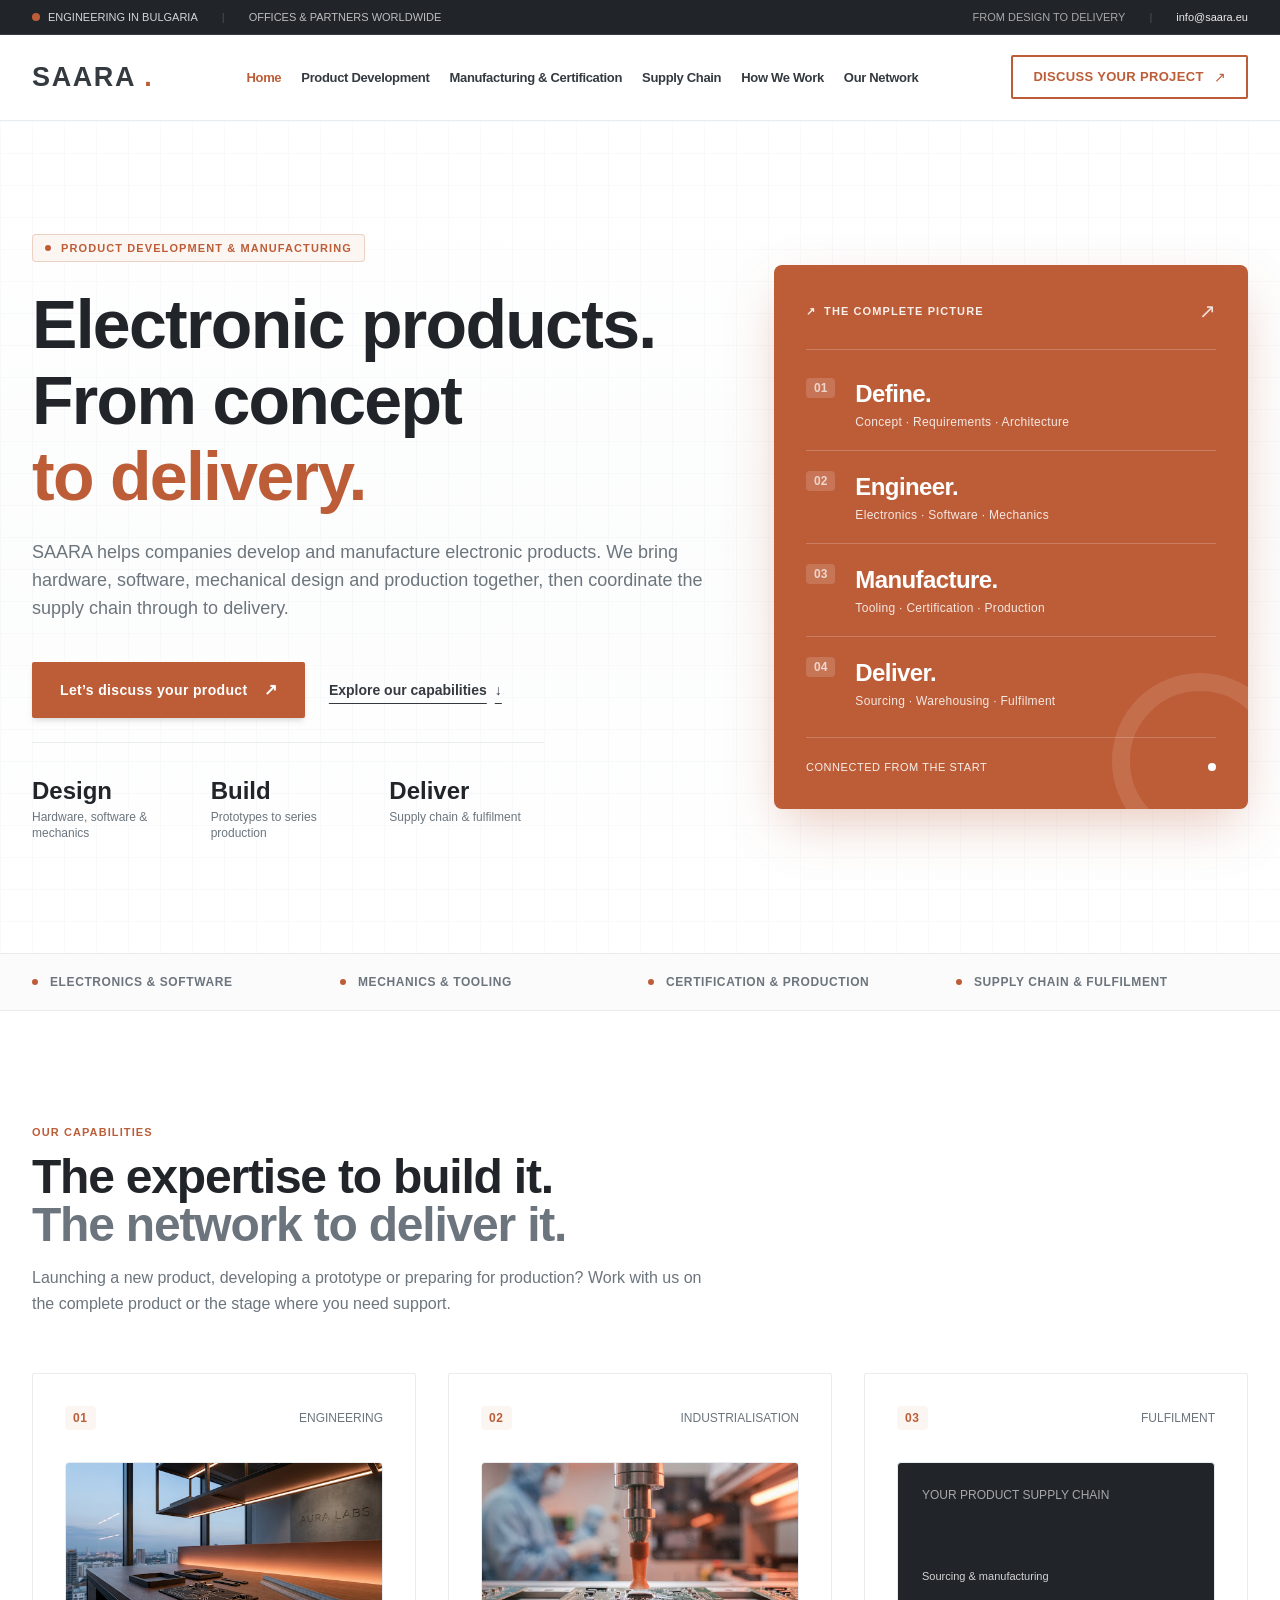
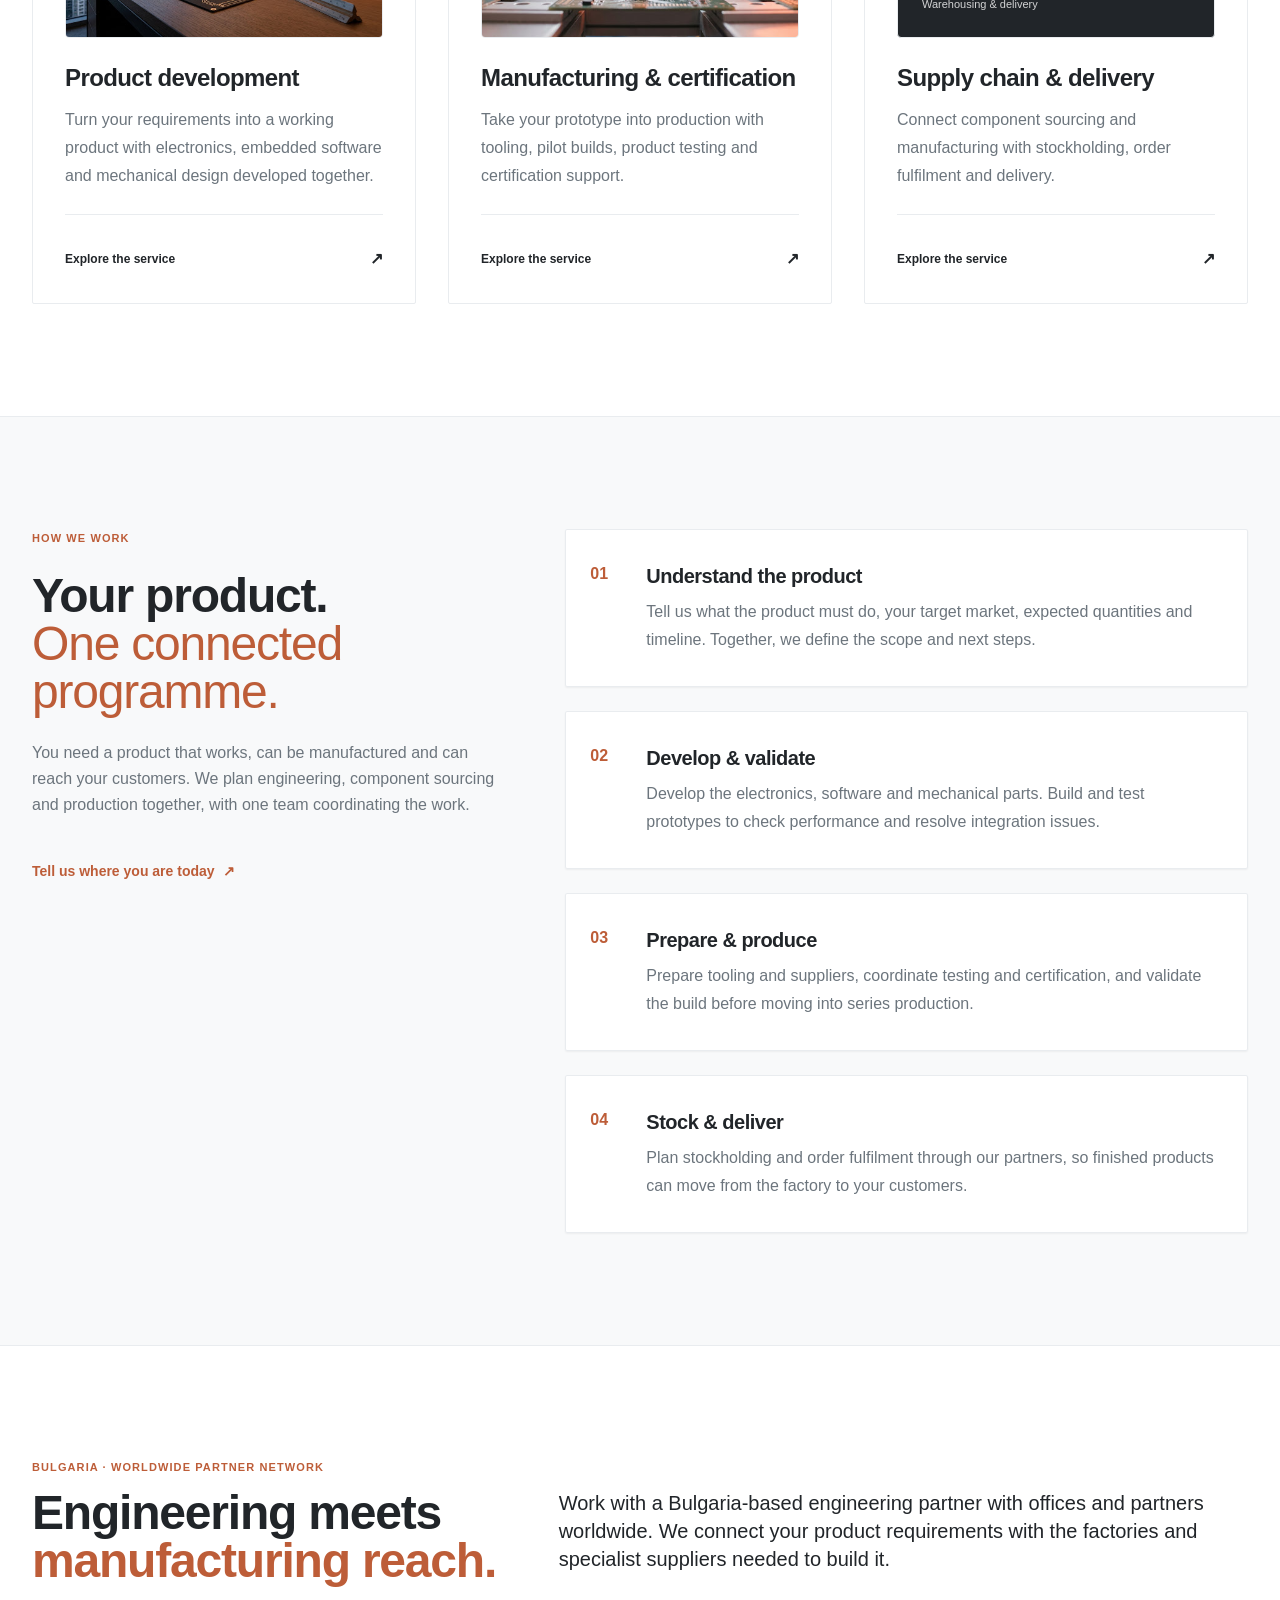
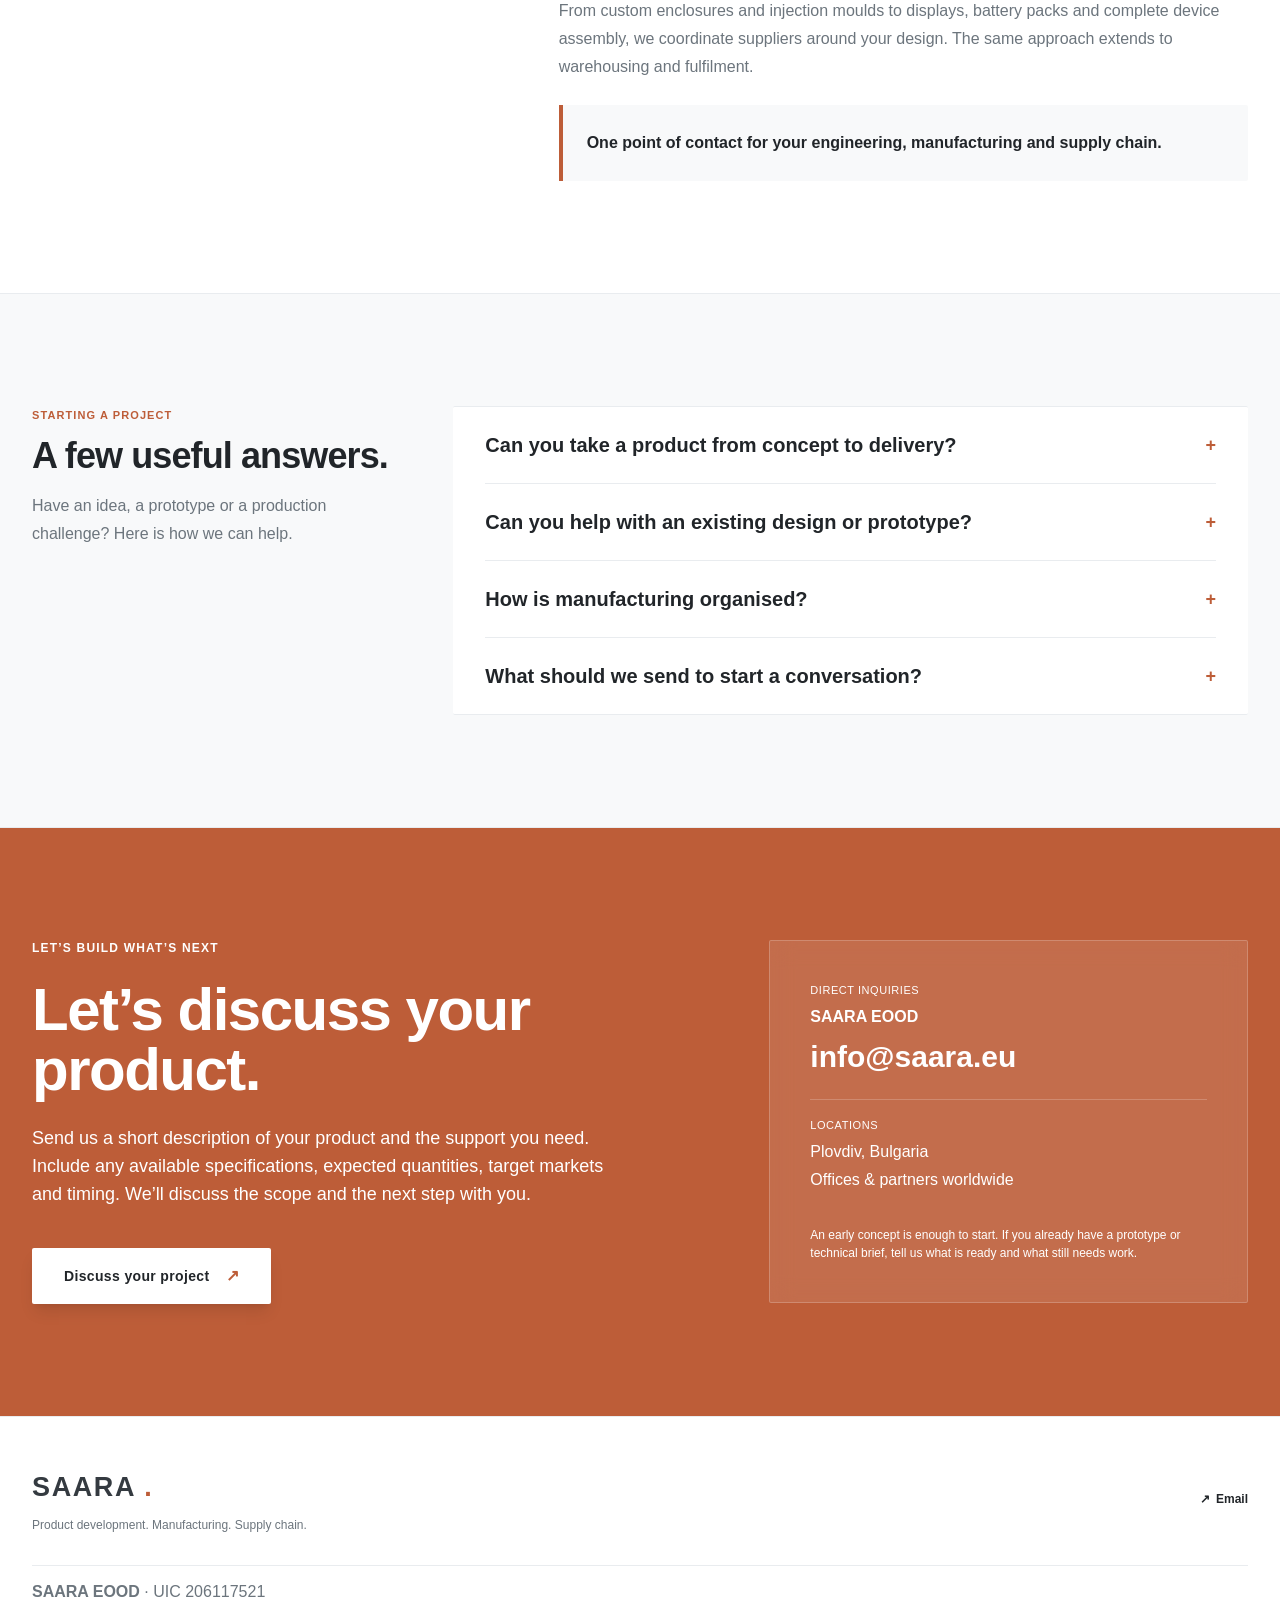
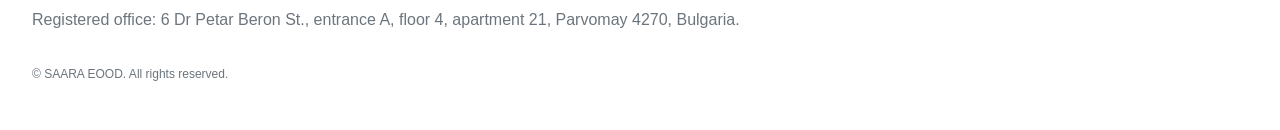
<file: index.html>
<!DOCTYPE html>
<html lang="en">
 <head>
  <meta charset="utf-8"/>
  <meta content="width=device-width, initial-scale=1" name="viewport"/>
  <meta content="#bd5d38" name="theme-color"/>
  <title>
   Electronic Product Development &amp; Manufacturing | SAARA
  </title>
  <!-- Tailwind CDN & Google Fonts -->
  <link href="/css/site.css" rel="stylesheet"/>
  <link href="/assets/img/favicon.png" rel="icon"/>
  <meta content="Develop and manufacture your electronic product with SAARA. Hardware, software, mechanics, certification support and supply chain, from concept to delivery." name="description"/>
  <meta content="Electronic Product Development &amp; Manufacturing | SAARA" property="og:title"/>
  <meta content="Develop and manufacture your electronic product with SAARA. Hardware, software, mechanics, certification support and supply chain, from concept to delivery." property="og:description"/>
  <meta content="https://saara.eu/" property="og:url"/>
  <meta content="website" property="og:type"/>
  <link href="https://saara.eu/" rel="canonical"/>
  <script type="application/ld+json">
   {"@context": "https://schema.org", "@type": "Organization", "name": "SAARA", "legalName": "SAARA EOOD", "url": "https://saara.eu/", "email": "info@saara.eu", "alternateName": "SAARA Ltd", "identifier": "206117521", "address": {"@type": "PostalAddress", "streetAddress": "6 Dr Petar Beron St., entrance A, floor 4, apartment 21", "addressLocality": "Parvomay", "postalCode": "4270", "addressCountry": "BG"}}
  </script>
 </head>
 <body class="min-h-screen flex flex-col selection:bg-terracotta selection:text-white">
  <a class="skip-link" href="#home-main">
   Skip to content
  </a>
  <!-- TOP STATUS / META TICKER -->
  <aside class="bg-ink-dark text-gray-300 text-[11px] font-sans py-2 px-5 sm:px-8 border-b border-white/10 hidden xl:block">
   <div class="max-w-7xl mx-auto flex items-center justify-between">
    <div class="flex items-center gap-6">
     <span class="inline-flex items-center gap-2">
      <span class="w-2 h-2 rounded-full bg-terracotta">
      </span>
      <span>
       ENGINEERING IN BULGARIA
      </span>
     </span>
     <span class="text-white/20">
      |
     </span>
     <span class="text-white/70">
      OFFICES &amp; PARTNERS WORLDWIDE
     </span>
    </div>
    <div class="flex items-center gap-6 text-white/60">
     <span class="hover:text-white transition-colors">
      FROM DESIGN TO DELIVERY
     </span>
     <span class="text-white/20">
      |
     </span>
     <a class="hover:text-terracotta text-white/90 font-medium transition-colors" href="mailto:info@saara.eu">
      info@saara.eu
     </a>
    </div>
   </div>
  </aside>
  <!-- GLOBAL PERSISTENT HEADER -->
  <header class="sticky top-0 z-50 glass-header">
   <div class="max-w-7xl mx-auto px-5 sm:px-8 py-4 flex items-center justify-between gap-6">
    <!-- BRAND LOGO -->
    <a aria-label="SAARA home" class="group flex items-center gap-3 focus:outline-none focus-visible:ring-2 focus-visible:ring-terracotta rounded-sm py-1" href="/">
     <span class="wordmark">
      SAARA
      <span>
       .
      </span>
     </span>
    </a>
    <!-- MAIN NAVIGATION -->
    <nav aria-label="Main navigation" class="hidden xl:flex items-center gap-5 text-[13px] font-semibold text-ink tracking-tight">
     <a aria-current="page" class="nav-item hover:text-terracotta transition-colors py-1 text-terracotta" href="/">
      Home
     </a>
     <a class="nav-item hover:text-terracotta transition-colors py-1" href="/product-development/">
      Product Development
     </a>
     <a class="nav-item hover:text-terracotta transition-colors py-1" href="/manufacturing/">
      Manufacturing &amp; Certification
     </a>
     <a class="nav-item hover:text-terracotta transition-colors py-1" href="/supply-chain/">
      Supply Chain
     </a>
     <a class="nav-item hover:text-terracotta transition-colors py-1" href="/#home-process">
      How We Work
     </a>
     <a class="nav-item hover:text-terracotta transition-colors py-1" href="/#home-network">
      Our Network
     </a>
    </nav>
    <!-- CTA -->
    <div class="flex items-center gap-3">
     <a class="inline-flex items-center gap-2.5 px-4 sm:px-5 py-2.5 bg-transparent border-2 border-terracotta text-terracotta hover:bg-terracotta hover:text-white text-xs sm:text-[13px] font-bold tracking-wide uppercase transition-all duration-200 rounded-sm" href="/#home-Contacts">
      <span>
       Discuss your project
      </span>
      <span aria-hidden="true" class="text-sm font-normal">
       ↗
      </span>
     </a>
     <!-- Mobile menu toggle -->
     <button aria-controls="mobile-menu" aria-expanded="false" aria-label="Toggle menu" class="xl:hidden p-2 text-ink hover:text-terracotta focus:outline-none" id="mobile-menu-btn">
      ☰
     </button>
    </div>
   </div>
   <!-- MOBILE DROPDOWN -->
   <div class="hidden xl:hidden border-t border-borderline bg-white px-6 py-5 shadow-xl space-y-3 text-sm font-semibold" id="mobile-menu">
    <a class="block py-2 text-ink hover:text-terracotta" href="/">
     Home
    </a>
    <a class="block py-2 text-ink hover:text-terracotta" href="/product-development/">
     Product Development
    </a>
    <a class="block py-2 text-ink hover:text-terracotta" href="/manufacturing/">
     Manufacturing &amp; Certification
    </a>
    <a class="block py-2 text-ink hover:text-terracotta" href="/supply-chain/">
     Supply Chain &amp; Delivery
    </a>
    <a class="block py-2 text-ink hover:text-terracotta" href="/#home-process">
     How We Work
    </a>
    <a class="block py-2 text-ink hover:text-terracotta" href="/#home-network">
     Our Network
    </a>
    <div class="pt-2">
     <a class="block text-center py-2.5 bg-terracotta text-white rounded font-bold uppercase text-xs" href="/#home-Contacts">
      Discuss Your Project ↗
     </a>
    </div>
   </div>
  </header>
  <!-- ========================================== -->
  <!-- PAGE 1: HOME -->
  <!-- ========================================== -->
  <div class="designer-page" id="home">
   <main id="home-main">
    <!-- HERO SECTION -->
    <section class="relative overflow-hidden border-b border-borderline bg-gradient-to-b from-white via-surfacebg/40 to-white">
     <div class="absolute inset-0 grid-pattern opacity-40 pointer-events-none">
     </div>
     <div class="max-w-7xl mx-auto px-5 sm:px-8 py-16 sm:py-24 lg:py-28 relative">
      <div class="grid grid-cols-1 lg:grid-cols-12 gap-12 lg:gap-14 items-center">
       <!-- Left Copy -->
       <div class="lg:col-span-7 space-y-6">
        <div class="inline-flex items-center gap-2.5 px-3 py-1 bg-terracotta-light border border-terracotta-border text-terracotta text-[11px] font-sans font-semibold tracking-widest uppercase rounded">
         <span class="w-1.5 h-1.5 rounded-full bg-terracotta">
         </span>
         PRODUCT DEVELOPMENT &amp; MANUFACTURING
        </div>
        <h1 class="text-4xl sm:text-6xl lg:text-[68px] font-normal tracking-tight text-ink-dark leading-[1.08]">
         Electronic products.
         <br/>
         From concept
         <br/>
         <span class="text-terracotta">
          to delivery.
         </span>
        </h1>
        <p class="text-base sm:text-lg text-bodygrey leading-relaxed max-w-2xl font-normal">
         SAARA helps companies develop and manufacture electronic products. We bring hardware, software, mechanical design and production together, then coordinate the supply chain through to delivery.
        </p>
        <div class="pt-4 flex flex-wrap items-center gap-4 sm:gap-6">
         <a class="inline-flex items-center gap-4 px-7 py-4 bg-terracotta hover:bg-terracotta-hover text-white text-sm font-semibold tracking-wide rounded-sm shadow-md hover:shadow-lg transition-all duration-200" href="/#home-Contacts">
          <span>
           Let’s discuss your product
          </span>
          <span aria-hidden="true" class="text-base">
           ↗
          </span>
         </a>
         <a class="inline-flex items-center gap-2 text-sm font-semibold text-ink hover:text-terracotta py-3 underline underline-offset-8 transition-colors" href="/#home-capabilities">
          <span>
           Explore our capabilities
          </span>
          <span aria-hidden="true">
           ↓
          </span>
         </a>
        </div>
        <!-- Metrics micro-bar -->
        <div class="pt-8 border-t border-borderline grid grid-cols-3 gap-6 max-w-lg">
         <div>
          <div class="text-2xl font-bold font-sans text-ink-dark">
           Design
          </div>
          <div class="text-xs text-bodygrey mt-0.5">
           Hardware, software &amp; mechanics
          </div>
         </div>
         <div>
          <div class="text-2xl font-bold font-sans text-ink-dark">
           Build
          </div>
          <div class="text-xs text-bodygrey mt-0.5">
           Prototypes to series production
          </div>
         </div>
         <div>
          <div class="text-2xl font-bold font-sans text-ink-dark">
           Deliver
          </div>
          <div class="text-xs text-bodygrey mt-0.5">
           Supply chain &amp; fulfilment
          </div>
         </div>
        </div>
       </div>
       <!-- Right Visual: Enhanced Journey Component -->
       <div class="lg:col-span-5">
        <div class="journey bg-terracotta text-white rounded-lg p-7 sm:p-8 journey-glow relative overflow-hidden">
         <!-- Background subtle geometric ornament -->
         <div class="absolute -right-10 -bottom-10 w-44 h-44 rounded-full border-[18px] border-white/10 pointer-events-none">
         </div>
         <div class="flex items-center justify-between pb-6 border-b border-white/20">
          <div class="flex items-center gap-2 font-sans text-[11px] tracking-widest text-white/90 uppercase font-semibold">
           <span aria-hidden="true">
            ↗
           </span>
           <span>
            THE COMPLETE PICTURE
           </span>
          </div>
          <span aria-hidden="true" class="text-xl text-white/80">
           ↗
          </span>
         </div>
         <!-- 4 Steps -->
         <div class="divide-y divide-white/20 my-2">
          <div class="py-5 flex items-start gap-5 group">
           <span class="font-sans text-xs text-white/70 font-bold px-2 py-0.5 bg-white/15 rounded">
            01
           </span>
           <div>
            <h2 class="text-2xl font-sans font-semibold text-white tracking-tight m-0">
             Define.
            </h2>
            <p class="text-xs text-white/85 mt-1 font-medium tracking-wide">
             Concept · Requirements · Architecture
            </p>
           </div>
          </div>
          <div class="py-5 flex items-start gap-5 group">
           <span class="font-sans text-xs text-white/70 font-bold px-2 py-0.5 bg-white/15 rounded">
            02
           </span>
           <div>
            <h2 class="text-2xl font-sans font-semibold text-white tracking-tight m-0">
             Engineer.
            </h2>
            <p class="text-xs text-white/85 mt-1 font-medium tracking-wide">
             Electronics · Software · Mechanics
            </p>
           </div>
          </div>
          <div class="py-5 flex items-start gap-5 group">
           <span class="font-sans text-xs text-white/70 font-bold px-2 py-0.5 bg-white/15 rounded">
            03
           </span>
           <div>
            <h2 class="text-2xl font-sans font-semibold text-white tracking-tight m-0">
             Manufacture.
            </h2>
            <p class="text-xs text-white/85 mt-1 font-medium tracking-wide">
             Tooling · Certification · Production
            </p>
           </div>
          </div>
          <div class="py-5 flex items-start gap-5 group">
           <span class="font-sans text-xs text-white/70 font-bold px-2 py-0.5 bg-white/15 rounded">
            04
           </span>
           <div>
            <h2 class="text-2xl font-sans font-semibold text-white tracking-tight m-0">
             Deliver.
            </h2>
            <p class="text-xs text-white/85 mt-1 font-medium tracking-wide">
             Sourcing · Warehousing · Fulfilment
            </p>
           </div>
          </div>
         </div>
         <div class="pt-5 border-t border-white/20 flex items-center justify-between text-[11px] font-sans tracking-wider text-white/90 uppercase">
          <span>
           CONNECTED FROM THE START
          </span>
          <span aria-hidden="true" class="inline-block w-2 h-2 rounded-full bg-white">
          </span>
         </div>
        </div>
       </div>
      </div>
     </div>
    </section>
    <!-- CAPABILITY STRIP -->
    <section class="border-b border-borderline bg-surfacebg/60 py-5">
     <div class="max-w-7xl mx-auto px-5 sm:px-8">
      <div class="grid grid-cols-2 md:grid-cols-4 gap-4 text-xs font-semibold text-bodygrey uppercase tracking-wider">
       <div class="flex items-center gap-3">
        <span class="w-1.5 h-1.5 rounded-full bg-terracotta">
        </span>
        <span>
         Electronics &amp; software
        </span>
       </div>
       <div class="flex items-center gap-3">
        <span class="w-1.5 h-1.5 rounded-full bg-terracotta">
        </span>
        <span>
         Mechanics &amp; tooling
        </span>
       </div>
       <div class="flex items-center gap-3">
        <span class="w-1.5 h-1.5 rounded-full bg-terracotta">
        </span>
        <span>
         Certification &amp; production
        </span>
       </div>
       <div class="flex items-center gap-3">
        <span class="w-1.5 h-1.5 rounded-full bg-terracotta">
        </span>
        <span>
         Supply chain &amp; fulfilment
        </span>
       </div>
      </div>
     </div>
    </section>
    <!-- CAPABILITIES SECTION (3 SERVICES) -->
    <section class="py-20 sm:py-28 border-b border-borderline bg-white" id="home-capabilities">
     <div class="max-w-7xl mx-auto px-5 sm:px-8">
      <div class="max-w-2xl mb-14">
       <p class="text-terracotta font-sans text-[11px] font-bold uppercase tracking-widest mb-3">
        OUR CAPABILITIES
       </p>
       <h2 class="text-3xl sm:text-5xl font-normal text-ink-dark tracking-tight leading-tight">
        The expertise to build it.
        <br/>
        <span class="text-bodygrey">
         The network to deliver it.
        </span>
       </h2>
       <p class="text-base text-bodygrey mt-4 leading-relaxed">
        Launching a new product, developing a prototype or preparing for production? Work with us on the complete product or the stage where you need support.
       </p>
      </div>
      <!-- 3 Service Cards with real imagery accents -->
      <div class="grid grid-cols-1 md:grid-cols-3 gap-8">
       <!-- Service 1 -->
       <a class="service-card card-hover flex flex-col justify-between border border-borderline rounded-sm bg-white p-8 group" href="/product-development/">
        <div>
         <div class="flex items-center justify-between mb-8">
          <span class="font-sans text-xs font-bold text-terracotta tracking-wider px-2 py-1 bg-terracotta-light rounded">
           01
          </span>
          <span class="text-xs text-bodygrey font-sans group-hover:text-terracotta transition-colors">
           ENGINEERING
          </span>
         </div>
         <!-- Card Image -->
         <div class="h-44 w-full mb-6 rounded overflow-hidden bg-surfacebg border border-borderline relative">
          <img alt="" class="w-full h-full object-cover transition-transform duration-500 group-hover:scale-105" loading="lazy" src="/assets/design/illustration-1.jpg"/>
         </div>
         <h3 class="text-2xl font-sans font-semibold text-ink-dark group-hover:text-terracotta transition-colors mb-3">
          Product development
         </h3>
         <p class="text-sm text-bodygrey leading-relaxed">
          Turn your requirements into a working product with electronics, embedded software and mechanical design developed together.
         </p>
        </div>
        <div class="pt-8 border-t border-borderline flex items-center justify-between text-xs font-bold text-ink-dark group-hover:text-terracotta transition-colors mt-6">
         <span>
          Explore the service
         </span>
         <span aria-hidden="true" class="text-base">
          ↗
         </span>
        </div>
       </a>
       <!-- Service 2 -->
       <a class="service-card card-hover flex flex-col justify-between border border-borderline rounded-sm bg-white p-8 group" href="/manufacturing/">
        <div>
         <div class="flex items-center justify-between mb-8">
          <span class="font-sans text-xs font-bold text-terracotta tracking-wider px-2 py-1 bg-terracotta-light rounded">
           02
          </span>
          <span class="text-xs text-bodygrey font-sans group-hover:text-terracotta transition-colors">
           INDUSTRIALISATION
          </span>
         </div>
         <!-- Card Image -->
         <div class="h-44 w-full mb-6 rounded overflow-hidden bg-surfacebg border border-borderline relative">
          <img alt="" class="w-full h-full object-cover transition-transform duration-500 group-hover:scale-105" loading="lazy" src="/assets/design/illustration-2.jpg"/>
         </div>
         <h3 class="text-2xl font-sans font-semibold text-ink-dark group-hover:text-terracotta transition-colors mb-3">
          Manufacturing &amp; certification
         </h3>
         <p class="text-sm text-bodygrey leading-relaxed">
          Take your prototype into production with tooling, pilot builds, product testing and certification support.
         </p>
        </div>
        <div class="pt-8 border-t border-borderline flex items-center justify-between text-xs font-bold text-ink-dark group-hover:text-terracotta transition-colors mt-6">
         <span>
          Explore the service
         </span>
         <span aria-hidden="true" class="text-base">
          ↗
         </span>
        </div>
       </a>
       <!-- Service 3 -->
       <a class="service-card card-hover flex flex-col justify-between border border-borderline rounded-sm bg-white p-8 group" href="/supply-chain/">
        <div>
         <div class="flex items-center justify-between mb-8">
          <span class="font-sans text-xs font-bold text-terracotta tracking-wider px-2 py-1 bg-terracotta-light rounded">
           03
          </span>
          <span class="text-xs text-bodygrey font-sans group-hover:text-terracotta transition-colors">
           FULFILMENT
          </span>
         </div>
         <!-- Card Graphic Mockup -->
         <div class="h-44 w-full mb-6 rounded overflow-hidden bg-ink-dark p-6 border border-borderline flex flex-col justify-between text-white relative">
          <div class="flex justify-between items-center text-xs font-sans text-white/60">
           <span>
            YOUR PRODUCT SUPPLY CHAIN
           </span>
           <span class="text-terracotta">
           </span>
          </div>
          <div class="space-y-1.5">
           <div class="flex justify-between text-[11px] font-sans text-white/80">
            <span>
             Sourcing &amp; manufacturing
            </span>
            <span class="">
            </span>
           </div>
           <div class="flex justify-between text-[11px] font-sans text-white/80 pt-1">
            <span>
             Warehousing &amp; delivery
            </span>
            <span class="">
            </span>
           </div>
          </div>
         </div>
         <h3 class="text-2xl font-sans font-semibold text-ink-dark group-hover:text-terracotta transition-colors mb-3">
          Supply chain &amp; delivery
         </h3>
         <p class="text-sm text-bodygrey leading-relaxed">
          Connect component sourcing and manufacturing with stockholding, order fulfilment and delivery.
         </p>
        </div>
        <div class="pt-8 border-t border-borderline flex items-center justify-between text-xs font-bold text-ink-dark group-hover:text-terracotta transition-colors mt-6">
         <span>
          Explore the service
         </span>
         <span aria-hidden="true" class="text-base">
          ↗
         </span>
        </div>
       </a>
      </div>
     </div>
    </section>
    <!-- HOW WE WORK (APPROACH) -->
    <section class="py-20 sm:py-28 border-b border-borderline bg-surfacebg" id="home-process">
     <div class="max-w-7xl mx-auto px-5 sm:px-8">
      <div class="grid grid-cols-1 lg:grid-cols-12 gap-12 lg:gap-16">
       <!-- Left Info Sticky Column -->
       <div class="lg:col-span-5 lg:sticky lg:top-28 self-start space-y-6">
        <p class="text-terracotta font-sans text-[11px] font-bold uppercase tracking-widest">
         HOW WE WORK
        </p>
        <h2 class="text-3xl sm:text-5xl font-normal text-ink-dark tracking-tight leading-tight">
         Your product.
         <br/>
         <span class="font-sans not-italic text-terracotta font-normal">
          One connected programme.
         </span>
        </h2>
        <p class="text-base text-bodygrey leading-relaxed">
         You need a product that works, can be manufactured and can reach your customers. We plan engineering, component sourcing and production together, with one team coordinating the work.
        </p>
        <div class="pt-4">
         <a class="inline-flex items-center gap-2 text-sm font-bold text-terracotta hover:underline underline-offset-4" href="/#home-Contacts">
          <span>
           Tell us where you are today
          </span>
          <span aria-hidden="true">
           ↗
          </span>
         </a>
        </div>
       </div>
       <!-- Right Steps -->
       <div class="lg:col-span-7">
        <ol class="space-y-6">
         <li class="p-8 bg-white border border-borderline rounded-sm shadow-sm relative pl-20">
          <span class="absolute left-6 top-8 font-sans text-base font-bold text-terracotta">
           01
          </span>
          <h3 class="text-xl font-sans font-semibold text-ink-dark mb-2">
           Understand the product
          </h3>
          <p class="text-sm text-bodygrey leading-relaxed">
           Tell us what the product must do, your target market, expected quantities and timeline. Together, we define the scope and next steps.
          </p>
         </li>
         <li class="p-8 bg-white border border-borderline rounded-sm shadow-sm relative pl-20">
          <span class="absolute left-6 top-8 font-sans text-base font-bold text-terracotta">
           02
          </span>
          <h3 class="text-xl font-sans font-semibold text-ink-dark mb-2">
           Develop &amp; validate
          </h3>
          <p class="text-sm text-bodygrey leading-relaxed">
           Develop the electronics, software and mechanical parts. Build and test prototypes to check performance and resolve integration issues.
          </p>
         </li>
         <li class="p-8 bg-white border border-borderline rounded-sm shadow-sm relative pl-20">
          <span class="absolute left-6 top-8 font-sans text-base font-bold text-terracotta">
           03
          </span>
          <h3 class="text-xl font-sans font-semibold text-ink-dark mb-2">
           Prepare &amp; produce
          </h3>
          <p class="text-sm text-bodygrey leading-relaxed">
           Prepare tooling and suppliers, coordinate testing and certification, and validate the build before moving into series production.
          </p>
         </li>
         <li class="p-8 bg-white border border-borderline rounded-sm shadow-sm relative pl-20">
          <span class="absolute left-6 top-8 font-sans text-base font-bold text-terracotta">
           04
          </span>
          <h3 class="text-xl font-sans font-semibold text-ink-dark mb-2">
           Stock &amp; deliver
          </h3>
          <p class="text-sm text-bodygrey leading-relaxed">
           Plan stockholding and order fulfilment through our partners, so finished products can move from the factory to your customers.
          </p>
         </li>
        </ol>
       </div>
      </div>
     </div>
    </section>
    <!-- NETWORK SECTION -->
    <section class="py-20 sm:py-28 border-b border-borderline bg-white" id="home-network">
     <div class="max-w-7xl mx-auto px-5 sm:px-8">
      <p class="text-terracotta font-sans text-[11px] font-bold uppercase tracking-widest mb-3">
       BULGARIA · WORLDWIDE PARTNER NETWORK
      </p>
      <div class="grid grid-cols-1 lg:grid-cols-12 gap-12 items-start">
       <div class="lg:col-span-5">
        <h2 class="text-3xl sm:text-5xl font-normal text-ink-dark tracking-tight leading-tight">
         Engineering meets
         <br/>
         <span class="font-sans not-italic text-terracotta">
          manufacturing reach.
         </span>
        </h2>
       </div>
       <div class="lg:col-span-7 space-y-6 text-base sm:text-lg text-bodygrey leading-relaxed">
        <p class="text-ink-dark font-medium text-lg sm:text-xl">
         Work with a Bulgaria-based engineering partner with offices and partners worldwide. We connect your product requirements with the factories and specialist suppliers needed to build it.
        </p>
        <p class="text-sm sm:text-base">
         From custom enclosures and injection moulds to displays, battery packs and complete device assembly, we coordinate suppliers around your design. The same approach extends to warehousing and fulfilment.
        </p>
        <div class="p-6 bg-surfacebg border-l-4 border-terracotta rounded-r-sm">
         <p class="text-sm font-semibold text-ink-dark m-0">
          One point of contact for your engineering, manufacturing and supply chain.
         </p>
        </div>
       </div>
      </div>
     </div>
    </section>
    <!-- FAQ SECTION -->
    <section class="py-20 sm:py-28 border-b border-borderline bg-surfacebg">
     <div class="max-w-7xl mx-auto px-5 sm:px-8">
      <div class="grid grid-cols-1 lg:grid-cols-12 gap-12">
       <div class="lg:col-span-4">
        <p class="text-terracotta font-sans text-[11px] font-bold uppercase tracking-widest mb-3">
         STARTING A PROJECT
        </p>
        <h2 class="text-3xl sm:text-4xl font-normal text-ink-dark tracking-tight">
         A few useful answers.
        </h2>
        <p class="text-sm text-bodygrey mt-4">
         Have an idea, a prototype or a production challenge? Here is how we can help.
        </p>
       </div>
       <div class="lg:col-span-8 divide-y divide-borderline border-y border-borderline bg-white rounded-sm px-6 sm:px-8">
        <details class="py-6 group">
         <summary class="flex justify-between items-center font-sans text-lg sm:text-xl font-semibold text-ink-dark cursor-pointer list-none">
          <span>
           Can you take a product from concept to delivery?
          </span>
          <span class="text-terracotta text-lg transition-transform group-open:rotate-45">
           +
          </span>
         </summary>
         <p class="text-sm text-bodygrey leading-relaxed mt-4">
          Yes. We bring together product design, hardware, software, mechanics, prototyping, certification coordination, manufacturing and supply chain services. The scope is agreed around your product and business needs.
         </p>
        </details>
        <details class="py-6 group">
         <summary class="flex justify-between items-center font-sans text-lg sm:text-xl font-semibold text-ink-dark cursor-pointer list-none">
          <span>
           Can you help with an existing design or prototype?
          </span>
          <span class="text-terracotta text-lg transition-transform group-open:rotate-45">
           +
          </span>
         </summary>
         <p class="text-sm text-bodygrey leading-relaxed mt-4">
          Yes. We can join at a specific stage, whether you need engineering support, preparation for manufacturing or help organising production and the supply chain.
         </p>
        </details>
        <details class="py-6 group">
         <summary class="flex justify-between items-center font-sans text-lg sm:text-xl font-semibold text-ink-dark cursor-pointer list-none">
          <span>
           How is manufacturing organised?
          </span>
          <span class="text-terracotta text-lg transition-transform group-open:rotate-45">
           +
          </span>
         </summary>
         <p class="text-sm text-bodygrey leading-relaxed mt-4">
          SAARA coordinates manufacturing through our network of factories and specialist partners, supported by our offices and partners worldwide. The production setup depends on the product, quantities and required processes.
         </p>
        </details>
        <details class="py-6 group">
         <summary class="flex justify-between items-center font-sans text-lg sm:text-xl font-semibold text-ink-dark cursor-pointer list-none">
          <span>
           What should we send to start a conversation?
          </span>
          <span class="text-terracotta text-lg transition-transform group-open:rotate-45">
           +
          </span>
         </summary>
         <p class="text-sm text-bodygrey leading-relaxed mt-4">
          A short description of the product, your current stage, intended markets, expected quantities and target timing is a useful starting point. You do not need a finished specification to get in touch.
         </p>
        </details>
       </div>
      </div>
     </div>
    </section>
    <!-- CONTACT CTA SECTION -->
    <section class="bg-terracotta text-white py-20 sm:py-28" id="home-Contacts">
     <div class="max-w-7xl mx-auto px-5 sm:px-8">
      <div class="grid grid-cols-1 lg:grid-cols-12 gap-12 items-center">
       <div class="lg:col-span-7 space-y-6">
        <p class="font-sans text-xs font-bold tracking-widest uppercase text-white/80">
         LET’S BUILD WHAT’S NEXT
        </p>
        <h2 class="text-4xl sm:text-5xl lg:text-6xl font-normal tracking-tight leading-tight">
         Let’s discuss your product.
        </h2>
        <p class="text-base sm:text-lg text-white/90 max-w-xl leading-relaxed">
         Send us a short description of your product and the support you need. Include any available specifications, expected quantities, target markets and timing. We’ll discuss the scope and the next step with you.
        </p>
        <div class="pt-4">
         <a class="inline-flex items-center gap-4 px-8 py-4 bg-white text-ink-dark hover:bg-gray-100 text-sm font-bold tracking-wide rounded-sm transition-all shadow-lg" href="mailto:info@saara.eu?subject=Product%20development%20enquiry">
          <span>
           Discuss your project
          </span>
          <span aria-hidden="true" class="text-terracotta text-base">
           ↗
          </span>
         </a>
        </div>
       </div>
       <div class="lg:col-span-5 bg-white/10 backdrop-blur-md border border-white/20 p-8 sm:p-10 rounded-sm space-y-6 text-white">
        <div>
         <span class="text-[11px] font-sans uppercase tracking-wider text-white/60 block mb-1">
          DIRECT INQUIRIES
         </span>
         <p class="text-sm font-semibold mb-2">
          SAARA EOOD
         </p>
         <a class="text-2xl sm:text-3xl font-sans hover:underline underline-offset-4 font-semibold text-white" href="mailto:info@saara.eu">
          info@saara.eu
         </a>
        </div>
        <div class="pt-4 border-t border-white/20">
         <span class="text-[11px] font-sans uppercase tracking-wider text-white/60 block mb-1">
          LOCATIONS
         </span>
         <p class="text-sm font-medium">
          Plovdiv, Bulgaria
          <br/>
          Offices &amp; partners worldwide
         </p>
        </div>
        <p class="text-xs text-white/70 leading-normal pt-2 font-sans">
         An early concept is enough to start. If you already have a prototype or technical brief, tell us what is ready and what still needs work.
        </p>
       </div>
      </div>
     </div>
    </section>
   </main>
  </div>
  <!-- ========================================== -->
  <!-- PAGE 2: PRODUCT DEVELOPMENT -->
  <!-- ========================================== -->
  <!-- ========================================== -->
  <!-- PAGE 3: MANUFACTURING -->
  <!-- ========================================== -->
  <!-- ========================================== -->
  <!-- PAGE 4: SUPPLY CHAIN -->
  <!-- ========================================== -->
  <!-- ========================================== -->
  <!-- GLOBAL FOOTER -->
  <!-- ========================================== -->
  <footer class="mt-auto border-t border-borderline bg-white py-12">
   <div class="max-w-7xl mx-auto px-5 sm:px-8">
    <div class="flex flex-col md:flex-row items-start md:items-center justify-between gap-8 pb-8 border-b border-borderline">
     <div>
      <a class="inline-block mb-2" href="/">
       <span class="wordmark">
        SAARA
        <span>
         .
        </span>
       </span>
      </a>
      <p class="text-xs text-bodygrey">
       Product development. Manufacturing. Supply chain.
      </p>
     </div>
     <div class="flex items-center gap-8 text-xs font-semibold text-ink-dark">
      <a class="hover:text-terracotta flex items-center gap-1.5 transition-colors" href="mailto:info@saara.eu">
       <span aria-hidden="true">
        ↗
       </span>
       Email
      </a>
     </div>
    </div>
    <p class="text-sm text-bodygrey mt-3" id="company-details">
     <strong>
      SAARA EOOD
     </strong>
     · UIC 206117521
     <br/>
     Registered office: 6 Dr Petar Beron St., entrance A, floor 4, apartment 21, Parvomay 4270, Bulgaria.
    </p>
    <div class="pt-8 flex flex-col sm:flex-row items-center justify-between text-xs text-bodygrey gap-4">
     <small class="text-xs">
      © SAARA EOOD. All rights reserved.
     </small>
     <div class="flex items-center gap-6">
      <span class="text-[11px] font-sans">
      </span>
     </div>
    </div>
   </div>
  </footer>
  <!-- CLIENT-SIDE ROUTING & INTERACTIONS SCRIPT -->
  <script>
   (() => {
 const pages = [...document.querySelectorAll('.designer-page')];
 const button = document.getElementById('mobile-menu-btn');
 const menu = document.getElementById('mobile-menu');
 const closeMenu = () => { menu.classList.add('hidden'); button.setAttribute('aria-expanded', 'false'); };
 button.addEventListener('click', () => { const open = menu.classList.toggle('hidden') === false; button.setAttribute('aria-expanded', String(open)); });
 document.addEventListener('keydown', event => { if (event.key === 'Escape' && button.getAttribute('aria-expanded') === 'true') { closeMenu(); button.focus(); } });
 menu.addEventListener('click', event => { if (event.target.closest('a')) closeMenu(); });

})();
  </script>
 </body>
</html>
</file>
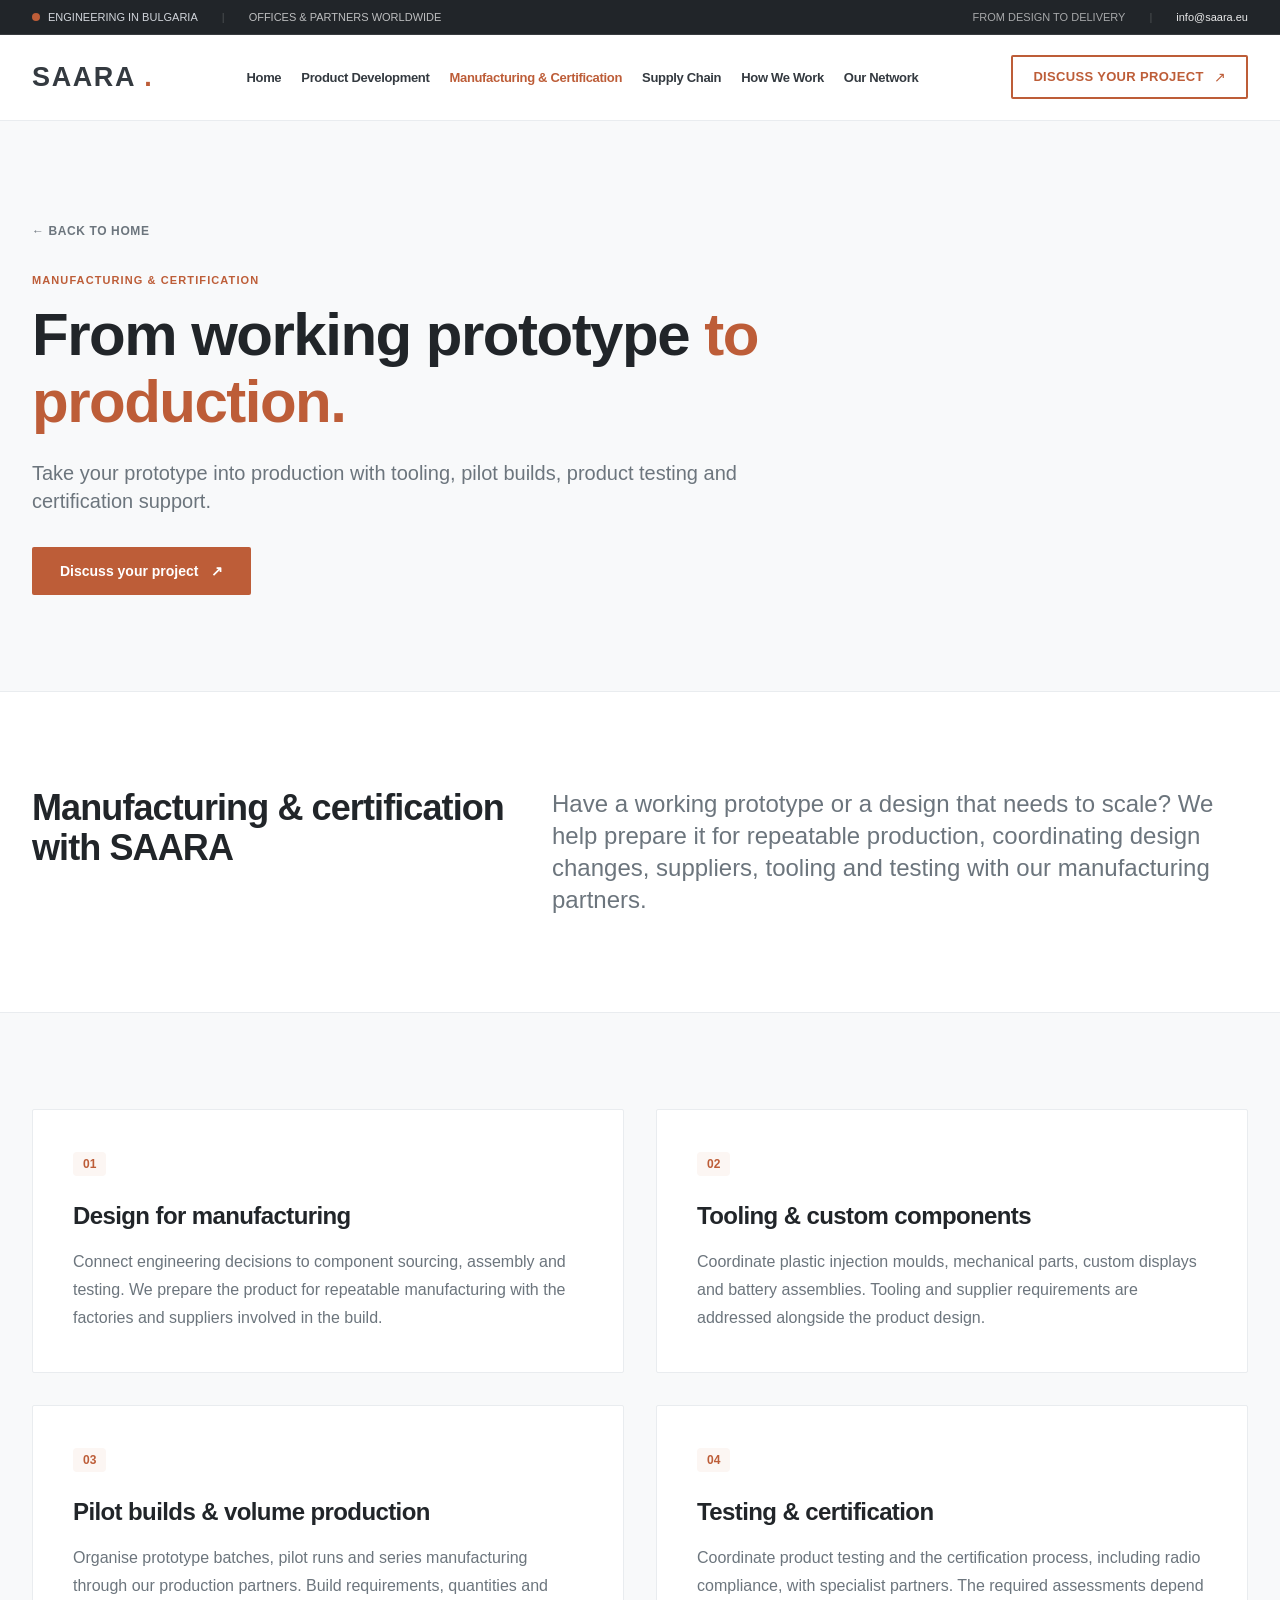
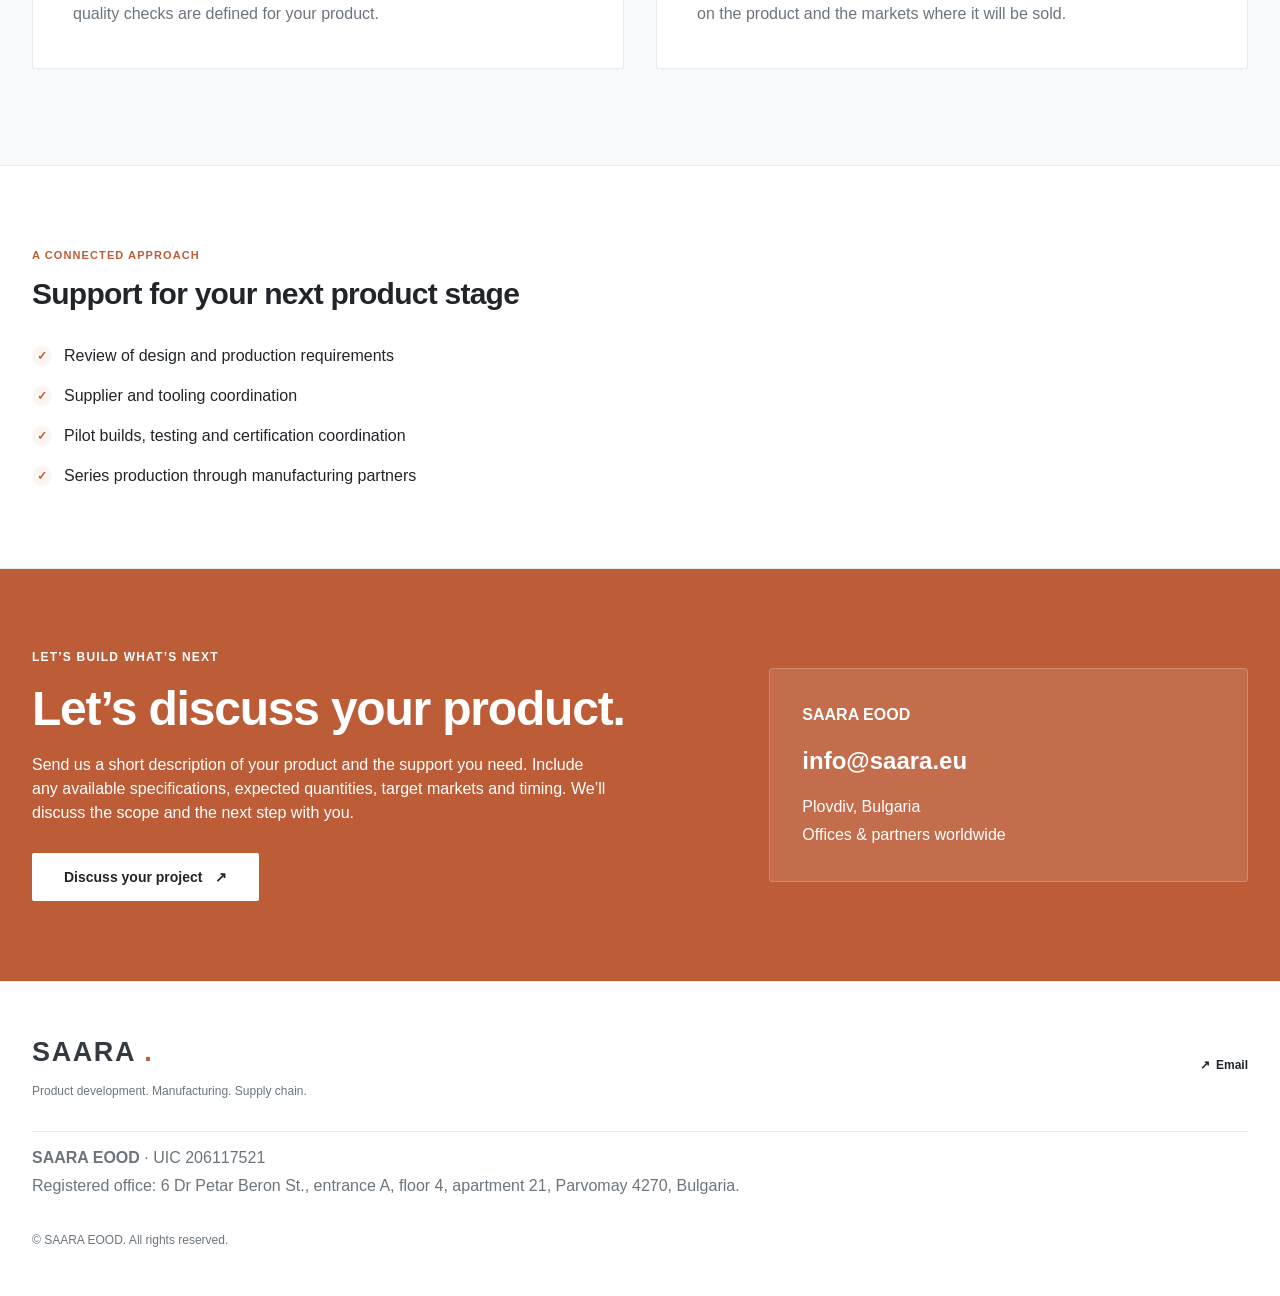
<file: manufacturing/index.html>
<!DOCTYPE html>
<html lang="en">
 <head>
  <meta charset="utf-8"/>
  <meta content="width=device-width, initial-scale=1" name="viewport"/>
  <meta content="#bd5d38" name="theme-color"/>
  <title>
   Electronics Manufacturing &amp; Certification Support | SAARA
  </title>
  <!-- Tailwind CDN & Google Fonts -->
  <link href="/css/site.css" rel="stylesheet"/>
  <link href="/assets/img/favicon.png" rel="icon"/>
  <meta content="Take your electronic product from prototype to production with SAARA: tooling, pilot builds, manufacturing partners and product certification support." name="description"/>
  <meta content="Electronics Manufacturing &amp; Certification Support | SAARA" property="og:title"/>
  <meta content="Take your electronic product from prototype to production with SAARA: tooling, pilot builds, manufacturing partners and product certification support." property="og:description"/>
  <meta content="https://saara.eu/manufacturing/" property="og:url"/>
  <meta content="website" property="og:type"/>
  <link href="https://saara.eu/manufacturing/" rel="canonical"/>
  <script type="application/ld+json">
   {"@context": "https://schema.org", "@type": "Organization", "name": "SAARA", "legalName": "SAARA EOOD", "url": "https://saara.eu/", "email": "info@saara.eu", "alternateName": "SAARA Ltd", "identifier": "206117521", "address": {"@type": "PostalAddress", "streetAddress": "6 Dr Petar Beron St., entrance A, floor 4, apartment 21", "addressLocality": "Parvomay", "postalCode": "4270", "addressCountry": "BG"}}
  </script>
 </head>
 <body class="min-h-screen flex flex-col selection:bg-terracotta selection:text-white">
  <a class="skip-link" href="#manufacturing-main">
   Skip to content
  </a>
  <!-- TOP STATUS / META TICKER -->
  <aside class="bg-ink-dark text-gray-300 text-[11px] font-sans py-2 px-5 sm:px-8 border-b border-white/10 hidden xl:block">
   <div class="max-w-7xl mx-auto flex items-center justify-between">
    <div class="flex items-center gap-6">
     <span class="inline-flex items-center gap-2">
      <span class="w-2 h-2 rounded-full bg-terracotta">
      </span>
      <span>
       ENGINEERING IN BULGARIA
      </span>
     </span>
     <span class="text-white/20">
      |
     </span>
     <span class="text-white/70">
      OFFICES &amp; PARTNERS WORLDWIDE
     </span>
    </div>
    <div class="flex items-center gap-6 text-white/60">
     <span class="hover:text-white transition-colors">
      FROM DESIGN TO DELIVERY
     </span>
     <span class="text-white/20">
      |
     </span>
     <a class="hover:text-terracotta text-white/90 font-medium transition-colors" href="mailto:info@saara.eu">
      info@saara.eu
     </a>
    </div>
   </div>
  </aside>
  <!-- GLOBAL PERSISTENT HEADER -->
  <header class="sticky top-0 z-50 glass-header">
   <div class="max-w-7xl mx-auto px-5 sm:px-8 py-4 flex items-center justify-between gap-6">
    <!-- BRAND LOGO -->
    <a aria-label="SAARA home" class="group flex items-center gap-3 focus:outline-none focus-visible:ring-2 focus-visible:ring-terracotta rounded-sm py-1" href="/">
     <span class="wordmark">
      SAARA
      <span>
       .
      </span>
     </span>
    </a>
    <!-- MAIN NAVIGATION -->
    <nav aria-label="Main navigation" class="hidden xl:flex items-center gap-5 text-[13px] font-semibold text-ink tracking-tight">
     <a class="nav-item hover:text-terracotta transition-colors py-1" href="/">
      Home
     </a>
     <a class="nav-item hover:text-terracotta transition-colors py-1" href="/product-development/">
      Product Development
     </a>
     <a aria-current="page" class="nav-item hover:text-terracotta transition-colors py-1 text-terracotta" href="/manufacturing/">
      Manufacturing &amp; Certification
     </a>
     <a class="nav-item hover:text-terracotta transition-colors py-1" href="/supply-chain/">
      Supply Chain
     </a>
     <a class="nav-item hover:text-terracotta transition-colors py-1" href="/#home-process">
      How We Work
     </a>
     <a class="nav-item hover:text-terracotta transition-colors py-1" href="/#home-network">
      Our Network
     </a>
    </nav>
    <!-- CTA -->
    <div class="flex items-center gap-3">
     <a class="inline-flex items-center gap-2.5 px-4 sm:px-5 py-2.5 bg-transparent border-2 border-terracotta text-terracotta hover:bg-terracotta hover:text-white text-xs sm:text-[13px] font-bold tracking-wide uppercase transition-all duration-200 rounded-sm" href="/#home-Contacts">
      <span>
       Discuss your project
      </span>
      <span aria-hidden="true" class="text-sm font-normal">
       ↗
      </span>
     </a>
     <!-- Mobile menu toggle -->
     <button aria-controls="mobile-menu" aria-expanded="false" aria-label="Toggle menu" class="xl:hidden p-2 text-ink hover:text-terracotta focus:outline-none" id="mobile-menu-btn">
      ☰
     </button>
    </div>
   </div>
   <!-- MOBILE DROPDOWN -->
   <div class="hidden xl:hidden border-t border-borderline bg-white px-6 py-5 shadow-xl space-y-3 text-sm font-semibold" id="mobile-menu">
    <a class="block py-2 text-ink hover:text-terracotta" href="/">
     Home
    </a>
    <a class="block py-2 text-ink hover:text-terracotta" href="/product-development/">
     Product Development
    </a>
    <a class="block py-2 text-ink hover:text-terracotta" href="/manufacturing/">
     Manufacturing &amp; Certification
    </a>
    <a class="block py-2 text-ink hover:text-terracotta" href="/supply-chain/">
     Supply Chain &amp; Delivery
    </a>
    <a class="block py-2 text-ink hover:text-terracotta" href="/#home-process">
     How We Work
    </a>
    <a class="block py-2 text-ink hover:text-terracotta" href="/#home-network">
     Our Network
    </a>
    <div class="pt-2">
     <a class="block text-center py-2.5 bg-terracotta text-white rounded font-bold uppercase text-xs" href="/#home-Contacts">
      Discuss Your Project ↗
     </a>
    </div>
   </div>
  </header>
  <!-- ========================================== -->
  <!-- PAGE 1: HOME -->
  <!-- ========================================== -->
  <!-- ========================================== -->
  <!-- PAGE 2: PRODUCT DEVELOPMENT -->
  <!-- ========================================== -->
  <!-- ========================================== -->
  <!-- PAGE 3: MANUFACTURING -->
  <!-- ========================================== -->
  <div class="designer-page" id="manufacturing">
   <main id="manufacturing-main">
    <!-- HERO -->
    <section class="bg-surfacebg border-b border-borderline py-16 sm:py-24">
     <div class="max-w-7xl mx-auto px-5 sm:px-8">
      <a class="inline-flex items-center gap-2 text-xs font-bold text-bodygrey hover:text-terracotta mb-8 uppercase tracking-wider" href="/">
       <span>
        ← Back to Home
       </span>
      </a>
      <p class="text-terracotta font-sans text-[11px] font-bold uppercase tracking-widest mb-3">
       MANUFACTURING &amp; CERTIFICATION
      </p>
      <h1 class="text-4xl sm:text-6xl font-normal text-ink-dark tracking-tight max-w-4xl leading-tight">
       From working prototype
       <span class="font-sans not-italic text-terracotta">
        to production.
       </span>
      </h1>
      <p class="text-lg sm:text-xl text-bodygrey max-w-3xl mt-6 leading-relaxed">
       Take your prototype into production with tooling, pilot builds, product testing and certification support.
      </p>
      <div class="pt-8">
       <a class="inline-flex items-center gap-3 px-7 py-3.5 bg-terracotta hover:bg-terracotta-hover text-white text-sm font-semibold rounded-sm" href="/manufacturing/#manufacturing-Contacts">
        <span>
         Discuss your project
        </span>
        <span>
         ↗
        </span>
       </a>
      </div>
     </div>
    </section>
    <!-- INTRO -->
    <section class="py-16 sm:py-24 border-b border-borderline bg-white">
     <div class="max-w-7xl mx-auto px-5 sm:px-8">
      <div class="grid grid-cols-1 lg:grid-cols-12 gap-8 items-start">
       <div class="lg:col-span-5">
        <h2 class="text-3xl sm:text-4xl font-sans font-normal text-ink-dark">
         Manufacturing &amp; certification with SAARA
        </h2>
       </div>
       <div class="lg:col-span-7">
        <p class="text-xl sm:text-2xl text-bodygrey font-normal leading-relaxed">
         Have a working prototype or a design that needs to scale? We help prepare it for repeatable production, coordinating design changes, suppliers, tooling and testing with our manufacturing partners.
        </p>
       </div>
      </div>
     </div>
    </section>
    <!-- DETAIL GRID -->
    <section aria-label="Service capabilities" class="py-16 sm:py-24 border-b border-borderline bg-surfacebg">
     <div class="max-w-7xl mx-auto px-5 sm:px-8">
      <div class="grid grid-cols-1 md:grid-cols-2 gap-8">
       <article class="p-8 sm:p-10 bg-white border border-borderline rounded-sm">
        <span class="font-sans text-xs font-bold text-terracotta px-2.5 py-1 bg-terracotta-light rounded mb-6 inline-block">
         01
        </span>
        <h2 class="text-2xl font-sans font-semibold text-ink-dark mb-4">
         Design for manufacturing
        </h2>
        <p class="text-sm sm:text-base text-bodygrey leading-relaxed">
         Connect engineering decisions to component sourcing, assembly and testing. We prepare the product for repeatable manufacturing with the factories and suppliers involved in the build.
        </p>
       </article>
       <article class="p-8 sm:p-10 bg-white border border-borderline rounded-sm">
        <span class="font-sans text-xs font-bold text-terracotta px-2.5 py-1 bg-terracotta-light rounded mb-6 inline-block">
         02
        </span>
        <h2 class="text-2xl font-sans font-semibold text-ink-dark mb-4">
         Tooling &amp; custom components
        </h2>
        <p class="text-sm sm:text-base text-bodygrey leading-relaxed">
         Coordinate plastic injection moulds, mechanical parts, custom displays and battery assemblies. Tooling and supplier requirements are addressed alongside the product design.
        </p>
       </article>
       <article class="p-8 sm:p-10 bg-white border border-borderline rounded-sm">
        <span class="font-sans text-xs font-bold text-terracotta px-2.5 py-1 bg-terracotta-light rounded mb-6 inline-block">
         03
        </span>
        <h2 class="text-2xl font-sans font-semibold text-ink-dark mb-4">
         Pilot builds &amp; volume production
        </h2>
        <p class="text-sm sm:text-base text-bodygrey leading-relaxed">
         Organise prototype batches, pilot runs and series manufacturing through our production partners. Build requirements, quantities and quality checks are defined for your product.
        </p>
       </article>
       <article class="p-8 sm:p-10 bg-white border border-borderline rounded-sm">
        <span class="font-sans text-xs font-bold text-terracotta px-2.5 py-1 bg-terracotta-light rounded mb-6 inline-block">
         04
        </span>
        <h2 class="text-2xl font-sans font-semibold text-ink-dark mb-4">
         Testing &amp; certification
        </h2>
        <p class="text-sm sm:text-base text-bodygrey leading-relaxed">
         Coordinate product testing and the certification process, including radio compliance, with specialist partners. The required assessments depend on the product and the markets where it will be sold.
        </p>
       </article>
      </div>
     </div>
    </section>
    <!-- SCOPE CHECKLIST -->
    <section class="py-16 sm:py-20 border-b border-borderline bg-white">
     <div class="max-w-7xl mx-auto px-5 sm:px-8">
      <div class="max-w-3xl">
       <p class="text-terracotta font-sans text-[11px] font-bold uppercase tracking-widest mb-3">
        A CONNECTED APPROACH
       </p>
       <h2 class="text-3xl font-sans font-semibold text-ink-dark mb-8">
        Support for your next product stage
       </h2>
       <ul class="space-y-4">
        <li class="flex items-center gap-3 text-base text-ink-dark">
         <span class="w-5 h-5 rounded-full bg-terracotta-light text-terracotta flex items-center justify-center text-xs font-bold">
          ✓
         </span>
         <span>
          Review of design and production requirements
         </span>
        </li>
        <li class="flex items-center gap-3 text-base text-ink-dark">
         <span class="w-5 h-5 rounded-full bg-terracotta-light text-terracotta flex items-center justify-center text-xs font-bold">
          ✓
         </span>
         <span>
          Supplier and tooling coordination
         </span>
        </li>
        <li class="flex items-center gap-3 text-base text-ink-dark">
         <span class="w-5 h-5 rounded-full bg-terracotta-light text-terracotta flex items-center justify-center text-xs font-bold">
          ✓
         </span>
         <span>
          Pilot builds, testing and certification coordination
         </span>
        </li>
        <li class="flex items-center gap-3 text-base text-ink-dark">
         <span class="w-5 h-5 rounded-full bg-terracotta-light text-terracotta flex items-center justify-center text-xs font-bold">
          ✓
         </span>
         <span>
          Series production through manufacturing partners
         </span>
        </li>
       </ul>
      </div>
     </div>
    </section>
    <!-- CONTACT SECTION -->
    <section class="bg-terracotta text-white py-20" id="manufacturing-Contacts">
     <div class="max-w-7xl mx-auto px-5 sm:px-8">
      <div class="grid grid-cols-1 lg:grid-cols-12 gap-12 items-center">
       <div class="lg:col-span-7 space-y-5">
        <p class="font-sans text-xs font-bold tracking-widest uppercase text-white/80">
         LET’S BUILD WHAT’S NEXT
        </p>
        <h2 class="text-4xl sm:text-5xl font-normal tracking-tight">
         Let’s discuss your product.
        </h2>
        <p class="text-white/90 text-base max-w-xl">
         Send us a short description of your product and the support you need. Include any available specifications, expected quantities, target markets and timing. We’ll discuss the scope and the next step with you.
        </p>
        <div class="pt-2">
         <a class="inline-flex items-center gap-3 px-8 py-3.5 bg-white text-ink-dark font-bold text-sm rounded-sm hover:bg-gray-100" href="mailto:info@saara.eu?subject=Product%20development%20enquiry">
          <span>
           Discuss your project
          </span>
          <span>
           ↗
          </span>
         </a>
        </div>
       </div>
       <div class="lg:col-span-5 bg-white/10 p-8 rounded border border-white/20 space-y-4">
        <p class="text-sm font-semibold mb-2">
         SAARA EOOD
        </p>
        <a class="text-2xl font-sans font-semibold text-white block" href="mailto:info@saara.eu">
         info@saara.eu
        </a>
        <p class="text-sm text-white/80">
         Plovdiv, Bulgaria
         <br/>
         Offices &amp; partners worldwide
        </p>
       </div>
      </div>
     </div>
    </section>
   </main>
  </div>
  <!-- ========================================== -->
  <!-- PAGE 4: SUPPLY CHAIN -->
  <!-- ========================================== -->
  <!-- ========================================== -->
  <!-- GLOBAL FOOTER -->
  <!-- ========================================== -->
  <footer class="mt-auto border-t border-borderline bg-white py-12">
   <div class="max-w-7xl mx-auto px-5 sm:px-8">
    <div class="flex flex-col md:flex-row items-start md:items-center justify-between gap-8 pb-8 border-b border-borderline">
     <div>
      <a class="inline-block mb-2" href="/">
       <span class="wordmark">
        SAARA
        <span>
         .
        </span>
       </span>
      </a>
      <p class="text-xs text-bodygrey">
       Product development. Manufacturing. Supply chain.
      </p>
     </div>
     <div class="flex items-center gap-8 text-xs font-semibold text-ink-dark">
      <a class="hover:text-terracotta flex items-center gap-1.5 transition-colors" href="mailto:info@saara.eu">
       <span aria-hidden="true">
        ↗
       </span>
       Email
      </a>
     </div>
    </div>
    <p class="text-sm text-bodygrey mt-3" id="company-details">
     <strong>
      SAARA EOOD
     </strong>
     · UIC 206117521
     <br/>
     Registered office: 6 Dr Petar Beron St., entrance A, floor 4, apartment 21, Parvomay 4270, Bulgaria.
    </p>
    <div class="pt-8 flex flex-col sm:flex-row items-center justify-between text-xs text-bodygrey gap-4">
     <small class="text-xs">
      © SAARA EOOD. All rights reserved.
     </small>
     <div class="flex items-center gap-6">
      <span class="text-[11px] font-sans">
      </span>
     </div>
    </div>
   </div>
  </footer>
  <!-- CLIENT-SIDE ROUTING & INTERACTIONS SCRIPT -->
  <script>
   (() => {
 const pages = [...document.querySelectorAll('.designer-page')];
 const button = document.getElementById('mobile-menu-btn');
 const menu = document.getElementById('mobile-menu');
 const closeMenu = () => { menu.classList.add('hidden'); button.setAttribute('aria-expanded', 'false'); };
 button.addEventListener('click', () => { const open = menu.classList.toggle('hidden') === false; button.setAttribute('aria-expanded', String(open)); });
 document.addEventListener('keydown', event => { if (event.key === 'Escape' && button.getAttribute('aria-expanded') === 'true') { closeMenu(); button.focus(); } });
 menu.addEventListener('click', event => { if (event.target.closest('a')) closeMenu(); });

})();
  </script>
 </body>
</html>
</file>
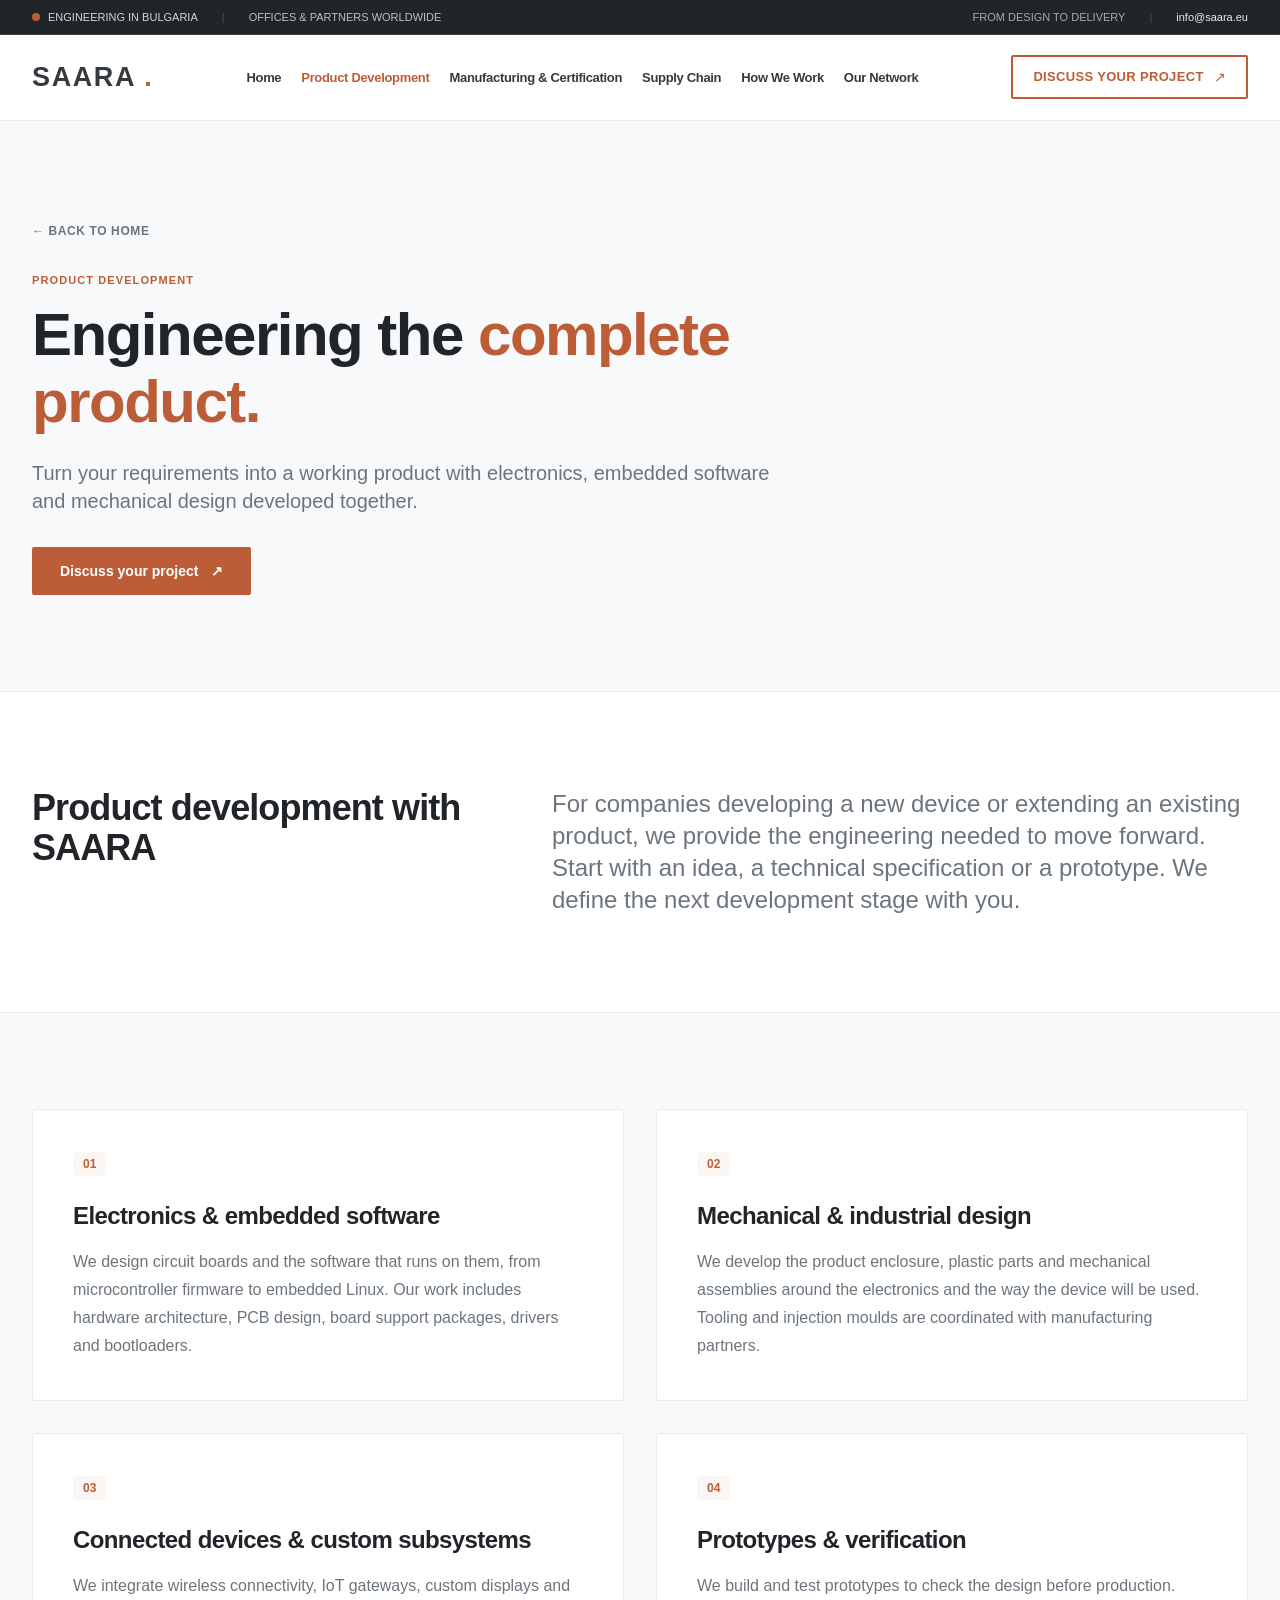
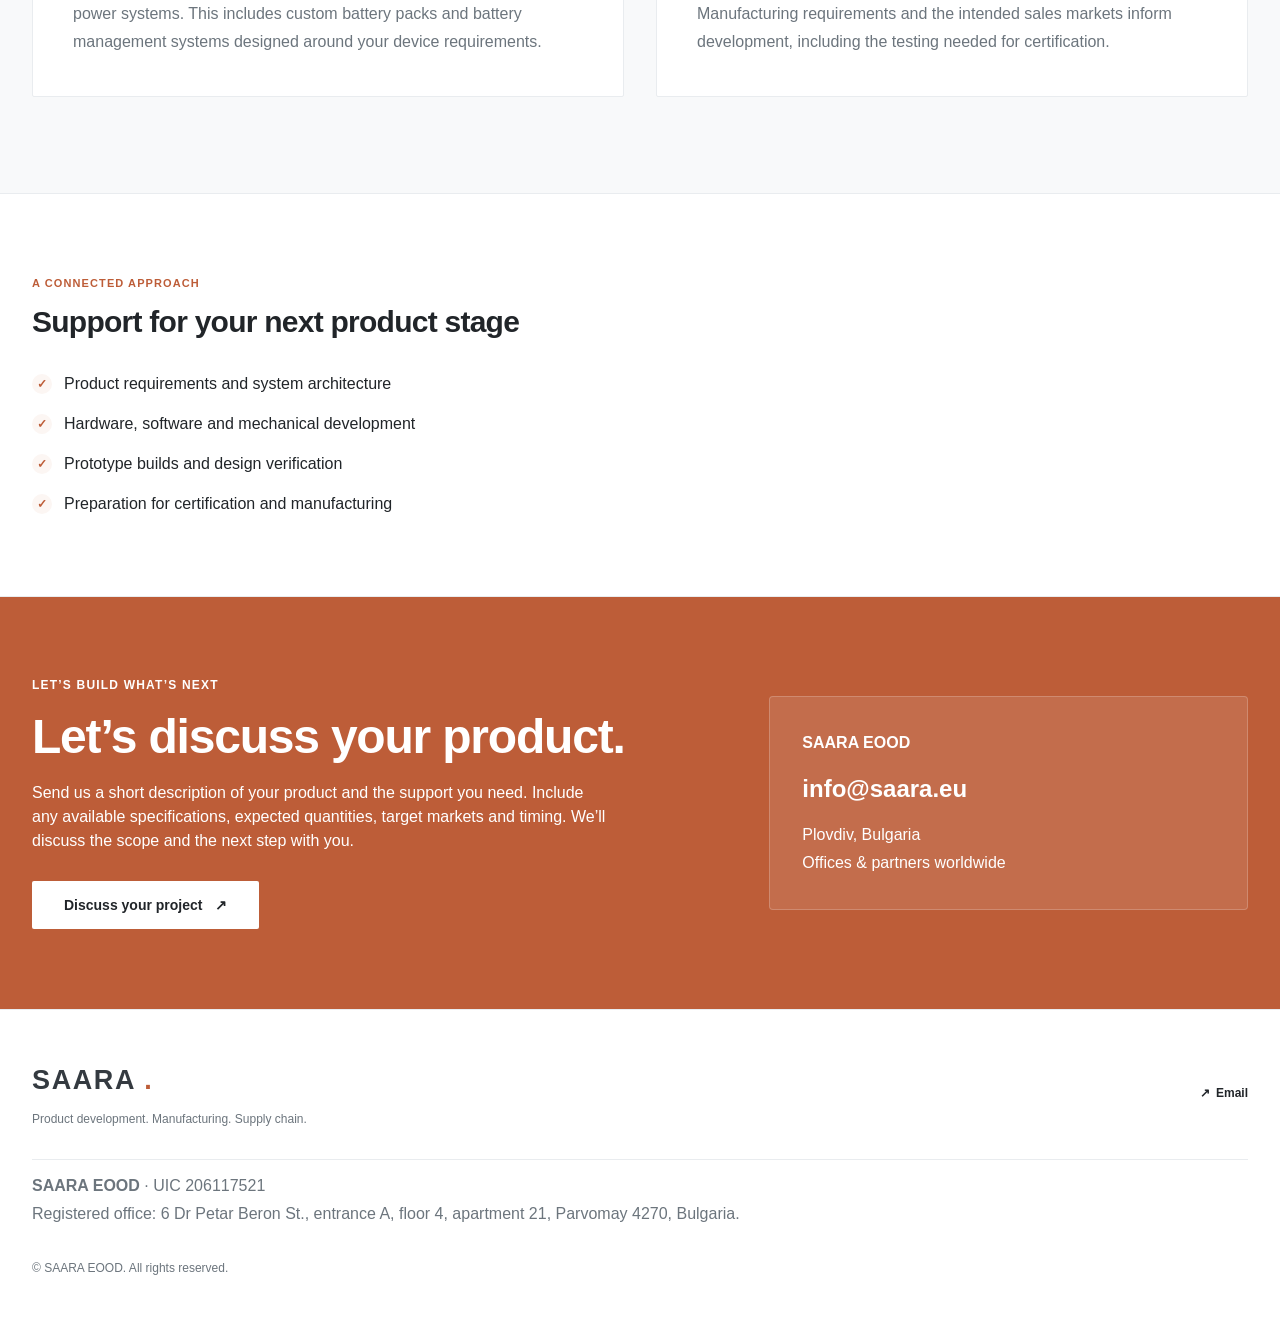
<file: product-development/index.html>
<!DOCTYPE html>
<html lang="en">
 <head>
  <meta charset="utf-8"/>
  <meta content="width=device-width, initial-scale=1" name="viewport"/>
  <meta content="#bd5d38" name="theme-color"/>
  <title>
   Electronics, Software &amp; Mechanical Design | SAARA
  </title>
  <!-- Tailwind CDN & Google Fonts -->
  <link href="/css/site.css" rel="stylesheet"/>
  <link href="/assets/img/favicon.png" rel="icon"/>
  <meta content="Develop a new electronic product or advance an existing design. SAARA combines PCB design, embedded software, mechanical engineering and prototyping." name="description"/>
  <meta content="Electronics, Software &amp; Mechanical Design | SAARA" property="og:title"/>
  <meta content="Develop a new electronic product or advance an existing design. SAARA combines PCB design, embedded software, mechanical engineering and prototyping." property="og:description"/>
  <meta content="https://saara.eu/product-development/" property="og:url"/>
  <meta content="website" property="og:type"/>
  <link href="https://saara.eu/product-development/" rel="canonical"/>
  <script type="application/ld+json">
   {"@context": "https://schema.org", "@type": "Organization", "name": "SAARA", "legalName": "SAARA EOOD", "url": "https://saara.eu/", "email": "info@saara.eu", "alternateName": "SAARA Ltd", "identifier": "206117521", "address": {"@type": "PostalAddress", "streetAddress": "6 Dr Petar Beron St., entrance A, floor 4, apartment 21", "addressLocality": "Parvomay", "postalCode": "4270", "addressCountry": "BG"}}
  </script>
 </head>
 <body class="min-h-screen flex flex-col selection:bg-terracotta selection:text-white">
  <a class="skip-link" href="#product-development-main">
   Skip to content
  </a>
  <!-- TOP STATUS / META TICKER -->
  <aside class="bg-ink-dark text-gray-300 text-[11px] font-sans py-2 px-5 sm:px-8 border-b border-white/10 hidden xl:block">
   <div class="max-w-7xl mx-auto flex items-center justify-between">
    <div class="flex items-center gap-6">
     <span class="inline-flex items-center gap-2">
      <span class="w-2 h-2 rounded-full bg-terracotta">
      </span>
      <span>
       ENGINEERING IN BULGARIA
      </span>
     </span>
     <span class="text-white/20">
      |
     </span>
     <span class="text-white/70">
      OFFICES &amp; PARTNERS WORLDWIDE
     </span>
    </div>
    <div class="flex items-center gap-6 text-white/60">
     <span class="hover:text-white transition-colors">
      FROM DESIGN TO DELIVERY
     </span>
     <span class="text-white/20">
      |
     </span>
     <a class="hover:text-terracotta text-white/90 font-medium transition-colors" href="mailto:info@saara.eu">
      info@saara.eu
     </a>
    </div>
   </div>
  </aside>
  <!-- GLOBAL PERSISTENT HEADER -->
  <header class="sticky top-0 z-50 glass-header">
   <div class="max-w-7xl mx-auto px-5 sm:px-8 py-4 flex items-center justify-between gap-6">
    <!-- BRAND LOGO -->
    <a aria-label="SAARA home" class="group flex items-center gap-3 focus:outline-none focus-visible:ring-2 focus-visible:ring-terracotta rounded-sm py-1" href="/">
     <span class="wordmark">
      SAARA
      <span>
       .
      </span>
     </span>
    </a>
    <!-- MAIN NAVIGATION -->
    <nav aria-label="Main navigation" class="hidden xl:flex items-center gap-5 text-[13px] font-semibold text-ink tracking-tight">
     <a class="nav-item hover:text-terracotta transition-colors py-1" href="/">
      Home
     </a>
     <a aria-current="page" class="nav-item hover:text-terracotta transition-colors py-1 text-terracotta" href="/product-development/">
      Product Development
     </a>
     <a class="nav-item hover:text-terracotta transition-colors py-1" href="/manufacturing/">
      Manufacturing &amp; Certification
     </a>
     <a class="nav-item hover:text-terracotta transition-colors py-1" href="/supply-chain/">
      Supply Chain
     </a>
     <a class="nav-item hover:text-terracotta transition-colors py-1" href="/#home-process">
      How We Work
     </a>
     <a class="nav-item hover:text-terracotta transition-colors py-1" href="/#home-network">
      Our Network
     </a>
    </nav>
    <!-- CTA -->
    <div class="flex items-center gap-3">
     <a class="inline-flex items-center gap-2.5 px-4 sm:px-5 py-2.5 bg-transparent border-2 border-terracotta text-terracotta hover:bg-terracotta hover:text-white text-xs sm:text-[13px] font-bold tracking-wide uppercase transition-all duration-200 rounded-sm" href="/#home-Contacts">
      <span>
       Discuss your project
      </span>
      <span aria-hidden="true" class="text-sm font-normal">
       ↗
      </span>
     </a>
     <!-- Mobile menu toggle -->
     <button aria-controls="mobile-menu" aria-expanded="false" aria-label="Toggle menu" class="xl:hidden p-2 text-ink hover:text-terracotta focus:outline-none" id="mobile-menu-btn">
      ☰
     </button>
    </div>
   </div>
   <!-- MOBILE DROPDOWN -->
   <div class="hidden xl:hidden border-t border-borderline bg-white px-6 py-5 shadow-xl space-y-3 text-sm font-semibold" id="mobile-menu">
    <a class="block py-2 text-ink hover:text-terracotta" href="/">
     Home
    </a>
    <a class="block py-2 text-ink hover:text-terracotta" href="/product-development/">
     Product Development
    </a>
    <a class="block py-2 text-ink hover:text-terracotta" href="/manufacturing/">
     Manufacturing &amp; Certification
    </a>
    <a class="block py-2 text-ink hover:text-terracotta" href="/supply-chain/">
     Supply Chain &amp; Delivery
    </a>
    <a class="block py-2 text-ink hover:text-terracotta" href="/#home-process">
     How We Work
    </a>
    <a class="block py-2 text-ink hover:text-terracotta" href="/#home-network">
     Our Network
    </a>
    <div class="pt-2">
     <a class="block text-center py-2.5 bg-terracotta text-white rounded font-bold uppercase text-xs" href="/#home-Contacts">
      Discuss Your Project ↗
     </a>
    </div>
   </div>
  </header>
  <!-- ========================================== -->
  <!-- PAGE 1: HOME -->
  <!-- ========================================== -->
  <!-- ========================================== -->
  <!-- PAGE 2: PRODUCT DEVELOPMENT -->
  <!-- ========================================== -->
  <div class="designer-page" id="product-development">
   <main id="product-development-main">
    <!-- HERO -->
    <section class="bg-surfacebg border-b border-borderline py-16 sm:py-24">
     <div class="max-w-7xl mx-auto px-5 sm:px-8">
      <a class="inline-flex items-center gap-2 text-xs font-bold text-bodygrey hover:text-terracotta mb-8 uppercase tracking-wider" href="/">
       <span>
        ← Back to Home
       </span>
      </a>
      <p class="text-terracotta font-sans text-[11px] font-bold uppercase tracking-widest mb-3">
       PRODUCT DEVELOPMENT
      </p>
      <h1 class="text-4xl sm:text-6xl font-normal text-ink-dark tracking-tight max-w-4xl leading-tight">
       Engineering the
       <span class="font-sans not-italic text-terracotta">
        complete product.
       </span>
      </h1>
      <p class="text-lg sm:text-xl text-bodygrey max-w-3xl mt-6 leading-relaxed">
       Turn your requirements into a working product with electronics, embedded software and mechanical design developed together.
      </p>
      <div class="pt-8">
       <a class="inline-flex items-center gap-3 px-7 py-3.5 bg-terracotta hover:bg-terracotta-hover text-white text-sm font-semibold rounded-sm" href="/product-development/#product-development-Contacts">
        <span>
         Discuss your project
        </span>
        <span>
         ↗
        </span>
       </a>
      </div>
     </div>
    </section>
    <!-- INTRO -->
    <section class="py-16 sm:py-24 border-b border-borderline bg-white">
     <div class="max-w-7xl mx-auto px-5 sm:px-8">
      <div class="grid grid-cols-1 lg:grid-cols-12 gap-8 items-start">
       <div class="lg:col-span-5">
        <h2 class="text-3xl sm:text-4xl font-sans font-normal text-ink-dark">
         Product development with SAARA
        </h2>
       </div>
       <div class="lg:col-span-7">
        <p class="text-xl sm:text-2xl text-bodygrey font-normal leading-relaxed">
         For companies developing a new device or extending an existing product, we provide the engineering needed to move forward. Start with an idea, a technical specification or a prototype. We define the next development stage with you.
        </p>
       </div>
      </div>
     </div>
    </section>
    <!-- DETAIL GRID (4 ARTICLES) -->
    <section aria-label="Service capabilities" class="py-16 sm:py-24 border-b border-borderline bg-surfacebg">
     <div class="max-w-7xl mx-auto px-5 sm:px-8">
      <div class="grid grid-cols-1 md:grid-cols-2 gap-8">
       <article class="p-8 sm:p-10 bg-white border border-borderline rounded-sm">
        <span class="font-sans text-xs font-bold text-terracotta px-2.5 py-1 bg-terracotta-light rounded mb-6 inline-block">
         01
        </span>
        <h2 class="text-2xl font-sans font-semibold text-ink-dark mb-4">
         Electronics &amp; embedded software
        </h2>
        <p class="text-sm sm:text-base text-bodygrey leading-relaxed">
         We design circuit boards and the software that runs on them, from microcontroller firmware to embedded Linux. Our work includes hardware architecture, PCB design, board support packages, drivers and bootloaders.
        </p>
       </article>
       <article class="p-8 sm:p-10 bg-white border border-borderline rounded-sm">
        <span class="font-sans text-xs font-bold text-terracotta px-2.5 py-1 bg-terracotta-light rounded mb-6 inline-block">
         02
        </span>
        <h2 class="text-2xl font-sans font-semibold text-ink-dark mb-4">
         Mechanical &amp; industrial design
        </h2>
        <p class="text-sm sm:text-base text-bodygrey leading-relaxed">
         We develop the product enclosure, plastic parts and mechanical assemblies around the electronics and the way the device will be used. Tooling and injection moulds are coordinated with manufacturing partners.
        </p>
       </article>
       <article class="p-8 sm:p-10 bg-white border border-borderline rounded-sm">
        <span class="font-sans text-xs font-bold text-terracotta px-2.5 py-1 bg-terracotta-light rounded mb-6 inline-block">
         03
        </span>
        <h2 class="text-2xl font-sans font-semibold text-ink-dark mb-4">
         Connected devices &amp; custom subsystems
        </h2>
        <p class="text-sm sm:text-base text-bodygrey leading-relaxed">
         We integrate wireless connectivity, IoT gateways, custom displays and power systems. This includes custom battery packs and battery management systems designed around your device requirements.
        </p>
       </article>
       <article class="p-8 sm:p-10 bg-white border border-borderline rounded-sm">
        <span class="font-sans text-xs font-bold text-terracotta px-2.5 py-1 bg-terracotta-light rounded mb-6 inline-block">
         04
        </span>
        <h2 class="text-2xl font-sans font-semibold text-ink-dark mb-4">
         Prototypes &amp; verification
        </h2>
        <p class="text-sm sm:text-base text-bodygrey leading-relaxed">
         We build and test prototypes to check the design before production. Manufacturing requirements and the intended sales markets inform development, including the testing needed for certification.
        </p>
       </article>
      </div>
     </div>
    </section>
    <!-- SCOPE CHECKLIST -->
    <section class="py-16 sm:py-20 border-b border-borderline bg-white">
     <div class="max-w-7xl mx-auto px-5 sm:px-8">
      <div class="max-w-3xl">
       <p class="text-terracotta font-sans text-[11px] font-bold uppercase tracking-widest mb-3">
        A CONNECTED APPROACH
       </p>
       <h2 class="text-3xl font-sans font-semibold text-ink-dark mb-8">
        Support for your next product stage
       </h2>
       <ul class="space-y-4">
        <li class="flex items-center gap-3 text-base text-ink-dark">
         <span class="w-5 h-5 rounded-full bg-terracotta-light text-terracotta flex items-center justify-center text-xs font-bold">
          ✓
         </span>
         <span>
          Product requirements and system architecture
         </span>
        </li>
        <li class="flex items-center gap-3 text-base text-ink-dark">
         <span class="w-5 h-5 rounded-full bg-terracotta-light text-terracotta flex items-center justify-center text-xs font-bold">
          ✓
         </span>
         <span>
          Hardware, software and mechanical development
         </span>
        </li>
        <li class="flex items-center gap-3 text-base text-ink-dark">
         <span class="w-5 h-5 rounded-full bg-terracotta-light text-terracotta flex items-center justify-center text-xs font-bold">
          ✓
         </span>
         <span>
          Prototype builds and design verification
         </span>
        </li>
        <li class="flex items-center gap-3 text-base text-ink-dark">
         <span class="w-5 h-5 rounded-full bg-terracotta-light text-terracotta flex items-center justify-center text-xs font-bold">
          ✓
         </span>
         <span>
          Preparation for certification and manufacturing
         </span>
        </li>
       </ul>
      </div>
     </div>
    </section>
    <!-- CONTACT SECTION -->
    <section class="bg-terracotta text-white py-20" id="product-development-Contacts">
     <div class="max-w-7xl mx-auto px-5 sm:px-8">
      <div class="grid grid-cols-1 lg:grid-cols-12 gap-12 items-center">
       <div class="lg:col-span-7 space-y-5">
        <p class="font-sans text-xs font-bold tracking-widest uppercase text-white/80">
         LET’S BUILD WHAT’S NEXT
        </p>
        <h2 class="text-4xl sm:text-5xl font-normal tracking-tight">
         Let’s discuss your product.
        </h2>
        <p class="text-white/90 text-base max-w-xl">
         Send us a short description of your product and the support you need. Include any available specifications, expected quantities, target markets and timing. We’ll discuss the scope and the next step with you.
        </p>
        <div class="pt-2">
         <a class="inline-flex items-center gap-3 px-8 py-3.5 bg-white text-ink-dark font-bold text-sm rounded-sm hover:bg-gray-100" href="mailto:info@saara.eu?subject=Product%20development%20enquiry">
          <span>
           Discuss your project
          </span>
          <span>
           ↗
          </span>
         </a>
        </div>
       </div>
       <div class="lg:col-span-5 bg-white/10 p-8 rounded border border-white/20 space-y-4">
        <p class="text-sm font-semibold mb-2">
         SAARA EOOD
        </p>
        <a class="text-2xl font-sans font-semibold text-white block" href="mailto:info@saara.eu">
         info@saara.eu
        </a>
        <p class="text-sm text-white/80">
         Plovdiv, Bulgaria
         <br/>
         Offices &amp; partners worldwide
        </p>
       </div>
      </div>
     </div>
    </section>
   </main>
  </div>
  <!-- ========================================== -->
  <!-- PAGE 3: MANUFACTURING -->
  <!-- ========================================== -->
  <!-- ========================================== -->
  <!-- PAGE 4: SUPPLY CHAIN -->
  <!-- ========================================== -->
  <!-- ========================================== -->
  <!-- GLOBAL FOOTER -->
  <!-- ========================================== -->
  <footer class="mt-auto border-t border-borderline bg-white py-12">
   <div class="max-w-7xl mx-auto px-5 sm:px-8">
    <div class="flex flex-col md:flex-row items-start md:items-center justify-between gap-8 pb-8 border-b border-borderline">
     <div>
      <a class="inline-block mb-2" href="/">
       <span class="wordmark">
        SAARA
        <span>
         .
        </span>
       </span>
      </a>
      <p class="text-xs text-bodygrey">
       Product development. Manufacturing. Supply chain.
      </p>
     </div>
     <div class="flex items-center gap-8 text-xs font-semibold text-ink-dark">
      <a class="hover:text-terracotta flex items-center gap-1.5 transition-colors" href="mailto:info@saara.eu">
       <span aria-hidden="true">
        ↗
       </span>
       Email
      </a>
     </div>
    </div>
    <p class="text-sm text-bodygrey mt-3" id="company-details">
     <strong>
      SAARA EOOD
     </strong>
     · UIC 206117521
     <br/>
     Registered office: 6 Dr Petar Beron St., entrance A, floor 4, apartment 21, Parvomay 4270, Bulgaria.
    </p>
    <div class="pt-8 flex flex-col sm:flex-row items-center justify-between text-xs text-bodygrey gap-4">
     <small class="text-xs">
      © SAARA EOOD. All rights reserved.
     </small>
     <div class="flex items-center gap-6">
      <span class="text-[11px] font-sans">
      </span>
     </div>
    </div>
   </div>
  </footer>
  <!-- CLIENT-SIDE ROUTING & INTERACTIONS SCRIPT -->
  <script>
   (() => {
 const pages = [...document.querySelectorAll('.designer-page')];
 const button = document.getElementById('mobile-menu-btn');
 const menu = document.getElementById('mobile-menu');
 const closeMenu = () => { menu.classList.add('hidden'); button.setAttribute('aria-expanded', 'false'); };
 button.addEventListener('click', () => { const open = menu.classList.toggle('hidden') === false; button.setAttribute('aria-expanded', String(open)); });
 document.addEventListener('keydown', event => { if (event.key === 'Escape' && button.getAttribute('aria-expanded') === 'true') { closeMenu(); button.focus(); } });
 menu.addEventListener('click', event => { if (event.target.closest('a')) closeMenu(); });

})();
  </script>
 </body>
</html>
</file>
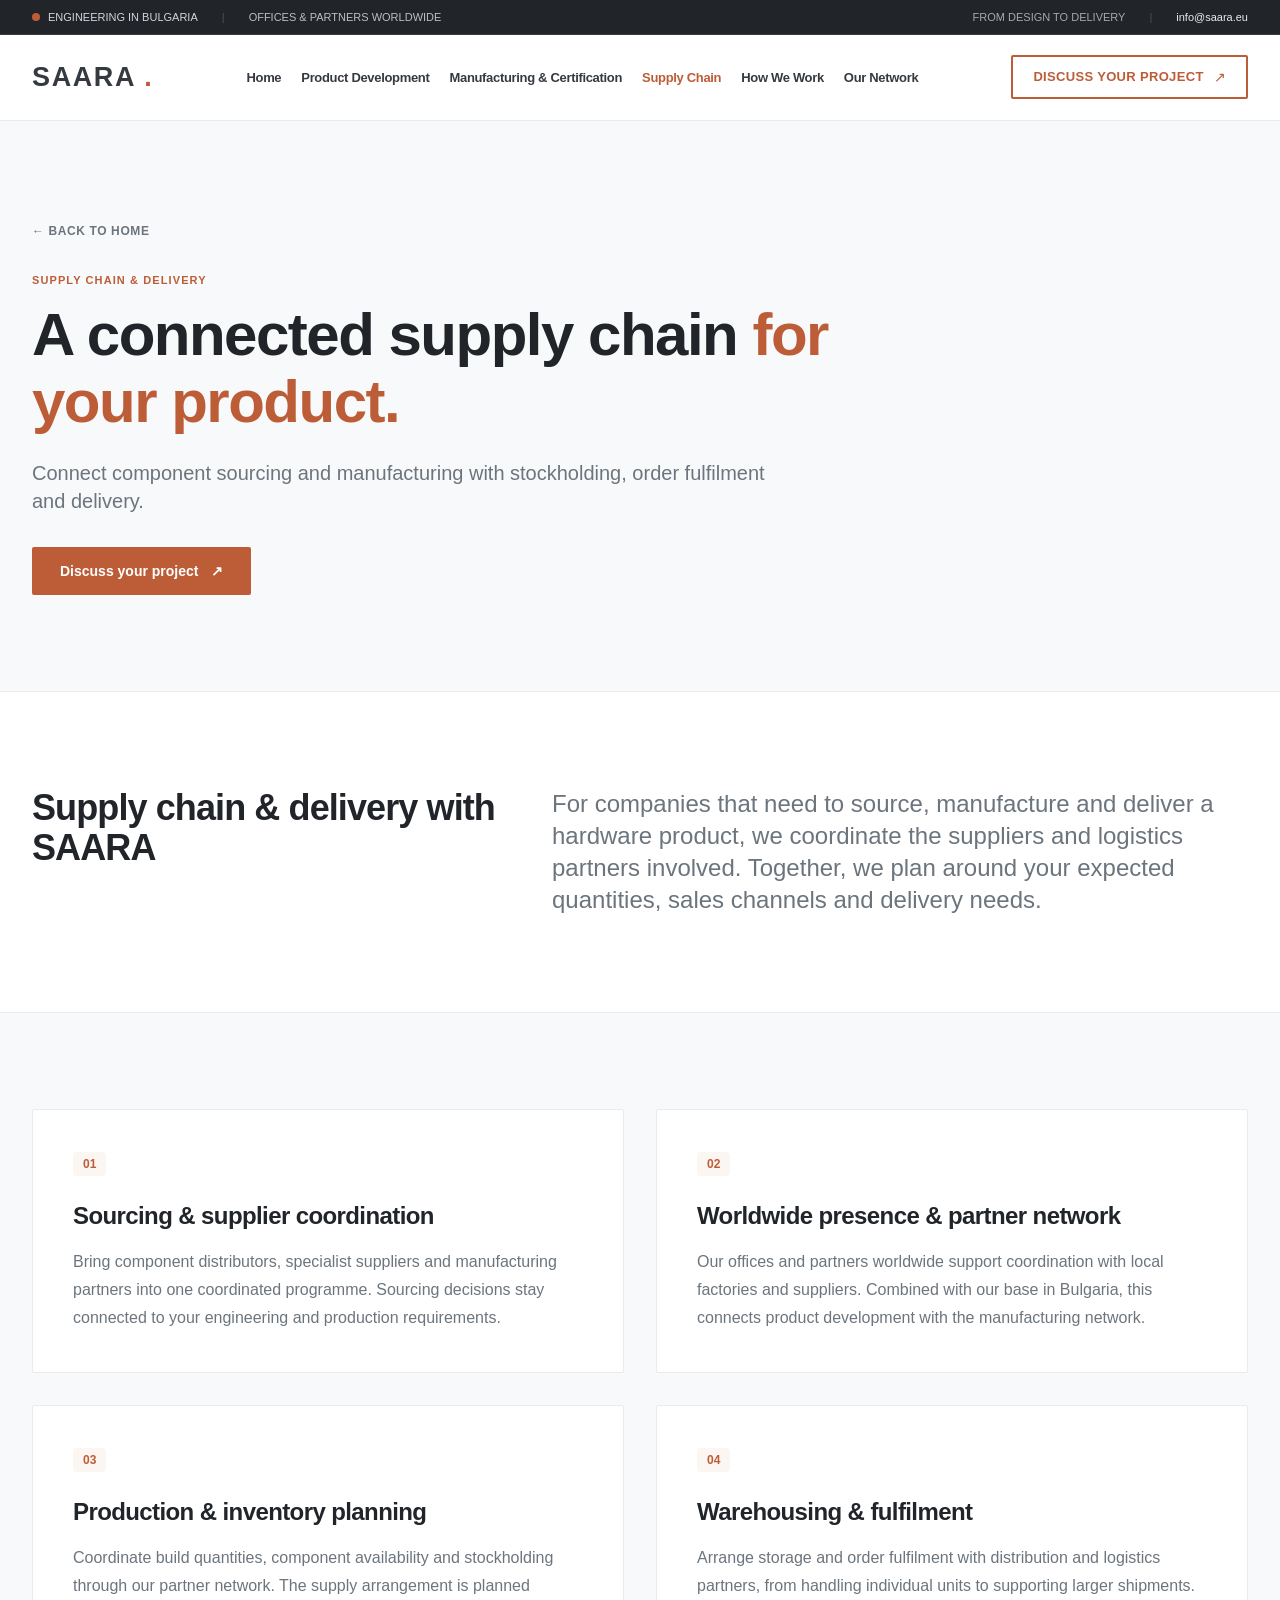
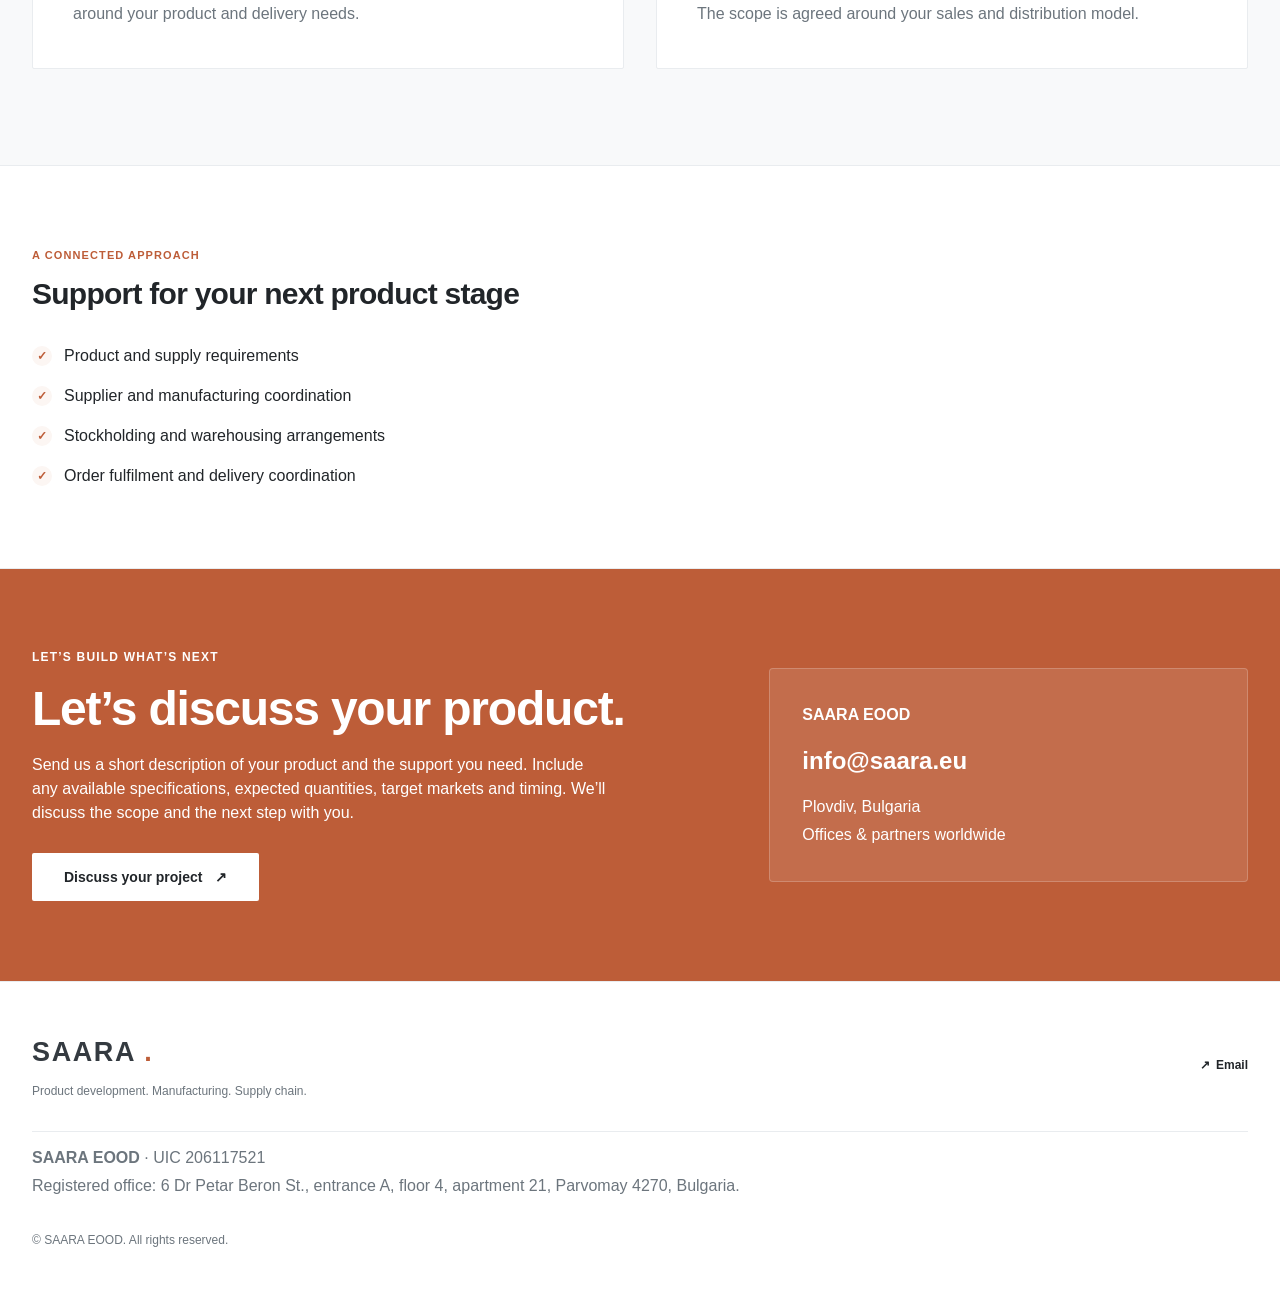
<file: supply-chain/index.html>
<!DOCTYPE html>
<html lang="en">
 <head>
  <meta charset="utf-8"/>
  <meta content="width=device-width, initial-scale=1" name="viewport"/>
  <meta content="#bd5d38" name="theme-color"/>
  <title>
   Hardware Supply Chain &amp; Fulfilment Services | SAARA
  </title>
  <!-- Tailwind CDN & Google Fonts -->
  <link href="/css/site.css" rel="stylesheet"/>
  <link href="/assets/img/favicon.png" rel="icon"/>
  <meta content="Connect component sourcing, manufacturing, warehousing and fulfilment with SAARA. Engineering in Bulgaria, with offices and partners worldwide." name="description"/>
  <meta content="Hardware Supply Chain &amp; Fulfilment Services | SAARA" property="og:title"/>
  <meta content="Connect component sourcing, manufacturing, warehousing and fulfilment with SAARA. Engineering in Bulgaria, with offices and partners worldwide." property="og:description"/>
  <meta content="https://saara.eu/supply-chain/" property="og:url"/>
  <meta content="website" property="og:type"/>
  <link href="https://saara.eu/supply-chain/" rel="canonical"/>
  <script type="application/ld+json">
   {"@context": "https://schema.org", "@type": "Organization", "name": "SAARA", "legalName": "SAARA EOOD", "url": "https://saara.eu/", "email": "info@saara.eu", "alternateName": "SAARA Ltd", "identifier": "206117521", "address": {"@type": "PostalAddress", "streetAddress": "6 Dr Petar Beron St., entrance A, floor 4, apartment 21", "addressLocality": "Parvomay", "postalCode": "4270", "addressCountry": "BG"}}
  </script>
 </head>
 <body class="min-h-screen flex flex-col selection:bg-terracotta selection:text-white">
  <a class="skip-link" href="#supply-chain-main">
   Skip to content
  </a>
  <!-- TOP STATUS / META TICKER -->
  <aside class="bg-ink-dark text-gray-300 text-[11px] font-sans py-2 px-5 sm:px-8 border-b border-white/10 hidden xl:block">
   <div class="max-w-7xl mx-auto flex items-center justify-between">
    <div class="flex items-center gap-6">
     <span class="inline-flex items-center gap-2">
      <span class="w-2 h-2 rounded-full bg-terracotta">
      </span>
      <span>
       ENGINEERING IN BULGARIA
      </span>
     </span>
     <span class="text-white/20">
      |
     </span>
     <span class="text-white/70">
      OFFICES &amp; PARTNERS WORLDWIDE
     </span>
    </div>
    <div class="flex items-center gap-6 text-white/60">
     <span class="hover:text-white transition-colors">
      FROM DESIGN TO DELIVERY
     </span>
     <span class="text-white/20">
      |
     </span>
     <a class="hover:text-terracotta text-white/90 font-medium transition-colors" href="mailto:info@saara.eu">
      info@saara.eu
     </a>
    </div>
   </div>
  </aside>
  <!-- GLOBAL PERSISTENT HEADER -->
  <header class="sticky top-0 z-50 glass-header">
   <div class="max-w-7xl mx-auto px-5 sm:px-8 py-4 flex items-center justify-between gap-6">
    <!-- BRAND LOGO -->
    <a aria-label="SAARA home" class="group flex items-center gap-3 focus:outline-none focus-visible:ring-2 focus-visible:ring-terracotta rounded-sm py-1" href="/">
     <span class="wordmark">
      SAARA
      <span>
       .
      </span>
     </span>
    </a>
    <!-- MAIN NAVIGATION -->
    <nav aria-label="Main navigation" class="hidden xl:flex items-center gap-5 text-[13px] font-semibold text-ink tracking-tight">
     <a class="nav-item hover:text-terracotta transition-colors py-1" href="/">
      Home
     </a>
     <a class="nav-item hover:text-terracotta transition-colors py-1" href="/product-development/">
      Product Development
     </a>
     <a class="nav-item hover:text-terracotta transition-colors py-1" href="/manufacturing/">
      Manufacturing &amp; Certification
     </a>
     <a aria-current="page" class="nav-item hover:text-terracotta transition-colors py-1 text-terracotta" href="/supply-chain/">
      Supply Chain
     </a>
     <a class="nav-item hover:text-terracotta transition-colors py-1" href="/#home-process">
      How We Work
     </a>
     <a class="nav-item hover:text-terracotta transition-colors py-1" href="/#home-network">
      Our Network
     </a>
    </nav>
    <!-- CTA -->
    <div class="flex items-center gap-3">
     <a class="inline-flex items-center gap-2.5 px-4 sm:px-5 py-2.5 bg-transparent border-2 border-terracotta text-terracotta hover:bg-terracotta hover:text-white text-xs sm:text-[13px] font-bold tracking-wide uppercase transition-all duration-200 rounded-sm" href="/#home-Contacts">
      <span>
       Discuss your project
      </span>
      <span aria-hidden="true" class="text-sm font-normal">
       ↗
      </span>
     </a>
     <!-- Mobile menu toggle -->
     <button aria-controls="mobile-menu" aria-expanded="false" aria-label="Toggle menu" class="xl:hidden p-2 text-ink hover:text-terracotta focus:outline-none" id="mobile-menu-btn">
      ☰
     </button>
    </div>
   </div>
   <!-- MOBILE DROPDOWN -->
   <div class="hidden xl:hidden border-t border-borderline bg-white px-6 py-5 shadow-xl space-y-3 text-sm font-semibold" id="mobile-menu">
    <a class="block py-2 text-ink hover:text-terracotta" href="/">
     Home
    </a>
    <a class="block py-2 text-ink hover:text-terracotta" href="/product-development/">
     Product Development
    </a>
    <a class="block py-2 text-ink hover:text-terracotta" href="/manufacturing/">
     Manufacturing &amp; Certification
    </a>
    <a class="block py-2 text-ink hover:text-terracotta" href="/supply-chain/">
     Supply Chain &amp; Delivery
    </a>
    <a class="block py-2 text-ink hover:text-terracotta" href="/#home-process">
     How We Work
    </a>
    <a class="block py-2 text-ink hover:text-terracotta" href="/#home-network">
     Our Network
    </a>
    <div class="pt-2">
     <a class="block text-center py-2.5 bg-terracotta text-white rounded font-bold uppercase text-xs" href="/#home-Contacts">
      Discuss Your Project ↗
     </a>
    </div>
   </div>
  </header>
  <!-- ========================================== -->
  <!-- PAGE 1: HOME -->
  <!-- ========================================== -->
  <!-- ========================================== -->
  <!-- PAGE 2: PRODUCT DEVELOPMENT -->
  <!-- ========================================== -->
  <!-- ========================================== -->
  <!-- PAGE 3: MANUFACTURING -->
  <!-- ========================================== -->
  <!-- ========================================== -->
  <!-- PAGE 4: SUPPLY CHAIN -->
  <!-- ========================================== -->
  <div class="designer-page" id="supply-chain">
   <main id="supply-chain-main">
    <!-- HERO -->
    <section class="bg-surfacebg border-b border-borderline py-16 sm:py-24">
     <div class="max-w-7xl mx-auto px-5 sm:px-8">
      <a class="inline-flex items-center gap-2 text-xs font-bold text-bodygrey hover:text-terracotta mb-8 uppercase tracking-wider" href="/">
       <span>
        ← Back to Home
       </span>
      </a>
      <p class="text-terracotta font-sans text-[11px] font-bold uppercase tracking-widest mb-3">
       SUPPLY CHAIN &amp; DELIVERY
      </p>
      <h1 class="text-4xl sm:text-6xl font-normal text-ink-dark tracking-tight max-w-4xl leading-tight">
       A connected supply chain
       <span class="font-sans not-italic text-terracotta">
        for your product.
       </span>
      </h1>
      <p class="text-lg sm:text-xl text-bodygrey max-w-3xl mt-6 leading-relaxed">
       Connect component sourcing and manufacturing with stockholding, order fulfilment and delivery.
      </p>
      <div class="pt-8">
       <a class="inline-flex items-center gap-3 px-7 py-3.5 bg-terracotta hover:bg-terracotta-hover text-white text-sm font-semibold rounded-sm" href="/supply-chain/#supply-chain-Contacts">
        <span>
         Discuss your project
        </span>
        <span>
         ↗
        </span>
       </a>
      </div>
     </div>
    </section>
    <!-- INTRO -->
    <section class="py-16 sm:py-24 border-b border-borderline bg-white">
     <div class="max-w-7xl mx-auto px-5 sm:px-8">
      <div class="grid grid-cols-1 lg:grid-cols-12 gap-8 items-start">
       <div class="lg:col-span-5">
        <h2 class="text-3xl sm:text-4xl font-sans font-normal text-ink-dark">
         Supply chain &amp; delivery with SAARA
        </h2>
       </div>
       <div class="lg:col-span-7">
        <p class="text-xl sm:text-2xl text-bodygrey font-normal leading-relaxed">
         For companies that need to source, manufacture and deliver a hardware product, we coordinate the suppliers and logistics partners involved. Together, we plan around your expected quantities, sales channels and delivery needs.
        </p>
       </div>
      </div>
     </div>
    </section>
    <!-- DETAIL GRID -->
    <section aria-label="Service capabilities" class="py-16 sm:py-24 border-b border-borderline bg-surfacebg">
     <div class="max-w-7xl mx-auto px-5 sm:px-8">
      <div class="grid grid-cols-1 md:grid-cols-2 gap-8">
       <article class="p-8 sm:p-10 bg-white border border-borderline rounded-sm">
        <span class="font-sans text-xs font-bold text-terracotta px-2.5 py-1 bg-terracotta-light rounded mb-6 inline-block">
         01
        </span>
        <h2 class="text-2xl font-sans font-semibold text-ink-dark mb-4">
         Sourcing &amp; supplier coordination
        </h2>
        <p class="text-sm sm:text-base text-bodygrey leading-relaxed">
         Bring component distributors, specialist suppliers and manufacturing partners into one coordinated programme. Sourcing decisions stay connected to your engineering and production requirements.
        </p>
       </article>
       <article class="p-8 sm:p-10 bg-white border border-borderline rounded-sm">
        <span class="font-sans text-xs font-bold text-terracotta px-2.5 py-1 bg-terracotta-light rounded mb-6 inline-block">
         02
        </span>
        <h2 class="text-2xl font-sans font-semibold text-ink-dark mb-4">
         Worldwide presence &amp; partner network
        </h2>
        <p class="text-sm sm:text-base text-bodygrey leading-relaxed">
         Our offices and partners worldwide support coordination with local factories and suppliers. Combined with our base in Bulgaria, this connects product development with the manufacturing network.
        </p>
       </article>
       <article class="p-8 sm:p-10 bg-white border border-borderline rounded-sm">
        <span class="font-sans text-xs font-bold text-terracotta px-2.5 py-1 bg-terracotta-light rounded mb-6 inline-block">
         03
        </span>
        <h2 class="text-2xl font-sans font-semibold text-ink-dark mb-4">
         Production &amp; inventory planning
        </h2>
        <p class="text-sm sm:text-base text-bodygrey leading-relaxed">
         Coordinate build quantities, component availability and stockholding through our partner network. The supply arrangement is planned around your product and delivery needs.
        </p>
       </article>
       <article class="p-8 sm:p-10 bg-white border border-borderline rounded-sm">
        <span class="font-sans text-xs font-bold text-terracotta px-2.5 py-1 bg-terracotta-light rounded mb-6 inline-block">
         04
        </span>
        <h2 class="text-2xl font-sans font-semibold text-ink-dark mb-4">
         Warehousing &amp; fulfilment
        </h2>
        <p class="text-sm sm:text-base text-bodygrey leading-relaxed">
         Arrange storage and order fulfilment with distribution and logistics partners, from handling individual units to supporting larger shipments. The scope is agreed around your sales and distribution model.
        </p>
       </article>
      </div>
     </div>
    </section>
    <!-- SCOPE CHECKLIST -->
    <section class="py-16 sm:py-20 border-b border-borderline bg-white">
     <div class="max-w-7xl mx-auto px-5 sm:px-8">
      <div class="max-w-3xl">
       <p class="text-terracotta font-sans text-[11px] font-bold uppercase tracking-widest mb-3">
        A CONNECTED APPROACH
       </p>
       <h2 class="text-3xl font-sans font-semibold text-ink-dark mb-8">
        Support for your next product stage
       </h2>
       <ul class="space-y-4">
        <li class="flex items-center gap-3 text-base text-ink-dark">
         <span class="w-5 h-5 rounded-full bg-terracotta-light text-terracotta flex items-center justify-center text-xs font-bold">
          ✓
         </span>
         <span>
          Product and supply requirements
         </span>
        </li>
        <li class="flex items-center gap-3 text-base text-ink-dark">
         <span class="w-5 h-5 rounded-full bg-terracotta-light text-terracotta flex items-center justify-center text-xs font-bold">
          ✓
         </span>
         <span>
          Supplier and manufacturing coordination
         </span>
        </li>
        <li class="flex items-center gap-3 text-base text-ink-dark">
         <span class="w-5 h-5 rounded-full bg-terracotta-light text-terracotta flex items-center justify-center text-xs font-bold">
          ✓
         </span>
         <span>
          Stockholding and warehousing arrangements
         </span>
        </li>
        <li class="flex items-center gap-3 text-base text-ink-dark">
         <span class="w-5 h-5 rounded-full bg-terracotta-light text-terracotta flex items-center justify-center text-xs font-bold">
          ✓
         </span>
         <span>
          Order fulfilment and delivery coordination
         </span>
        </li>
       </ul>
      </div>
     </div>
    </section>
    <!-- CONTACT SECTION -->
    <section class="bg-terracotta text-white py-20" id="supply-chain-Contacts">
     <div class="max-w-7xl mx-auto px-5 sm:px-8">
      <div class="grid grid-cols-1 lg:grid-cols-12 gap-12 items-center">
       <div class="lg:col-span-7 space-y-5">
        <p class="font-sans text-xs font-bold tracking-widest uppercase text-white/80">
         LET’S BUILD WHAT’S NEXT
        </p>
        <h2 class="text-4xl sm:text-5xl font-normal tracking-tight">
         Let’s discuss your product.
        </h2>
        <p class="text-white/90 text-base max-w-xl">
         Send us a short description of your product and the support you need. Include any available specifications, expected quantities, target markets and timing. We’ll discuss the scope and the next step with you.
        </p>
        <div class="pt-2">
         <a class="inline-flex items-center gap-3 px-8 py-3.5 bg-white text-ink-dark font-bold text-sm rounded-sm hover:bg-gray-100" href="mailto:info@saara.eu?subject=Product%20development%20enquiry">
          <span>
           Discuss your project
          </span>
          <span>
           ↗
          </span>
         </a>
        </div>
       </div>
       <div class="lg:col-span-5 bg-white/10 p-8 rounded border border-white/20 space-y-4">
        <p class="text-sm font-semibold mb-2">
         SAARA EOOD
        </p>
        <a class="text-2xl font-sans font-semibold text-white block" href="mailto:info@saara.eu">
         info@saara.eu
        </a>
        <p class="text-sm text-white/80">
         Plovdiv, Bulgaria
         <br/>
         Offices &amp; partners worldwide
        </p>
       </div>
      </div>
     </div>
    </section>
   </main>
  </div>
  <!-- ========================================== -->
  <!-- GLOBAL FOOTER -->
  <!-- ========================================== -->
  <footer class="mt-auto border-t border-borderline bg-white py-12">
   <div class="max-w-7xl mx-auto px-5 sm:px-8">
    <div class="flex flex-col md:flex-row items-start md:items-center justify-between gap-8 pb-8 border-b border-borderline">
     <div>
      <a class="inline-block mb-2" href="/">
       <span class="wordmark">
        SAARA
        <span>
         .
        </span>
       </span>
      </a>
      <p class="text-xs text-bodygrey">
       Product development. Manufacturing. Supply chain.
      </p>
     </div>
     <div class="flex items-center gap-8 text-xs font-semibold text-ink-dark">
      <a class="hover:text-terracotta flex items-center gap-1.5 transition-colors" href="mailto:info@saara.eu">
       <span aria-hidden="true">
        ↗
       </span>
       Email
      </a>
     </div>
    </div>
    <p class="text-sm text-bodygrey mt-3" id="company-details">
     <strong>
      SAARA EOOD
     </strong>
     · UIC 206117521
     <br/>
     Registered office: 6 Dr Petar Beron St., entrance A, floor 4, apartment 21, Parvomay 4270, Bulgaria.
    </p>
    <div class="pt-8 flex flex-col sm:flex-row items-center justify-between text-xs text-bodygrey gap-4">
     <small class="text-xs">
      © SAARA EOOD. All rights reserved.
     </small>
     <div class="flex items-center gap-6">
      <span class="text-[11px] font-sans">
      </span>
     </div>
    </div>
   </div>
  </footer>
  <!-- CLIENT-SIDE ROUTING & INTERACTIONS SCRIPT -->
  <script>
   (() => {
 const pages = [...document.querySelectorAll('.designer-page')];
 const button = document.getElementById('mobile-menu-btn');
 const menu = document.getElementById('mobile-menu');
 const closeMenu = () => { menu.classList.add('hidden'); button.setAttribute('aria-expanded', 'false'); };
 button.addEventListener('click', () => { const open = menu.classList.toggle('hidden') === false; button.setAttribute('aria-expanded', String(open)); });
 document.addEventListener('keydown', event => { if (event.key === 'Escape' && button.getAttribute('aria-expanded') === 'true') { closeMenu(); button.focus(); } });
 menu.addEventListener('click', event => { if (event.target.closest('a')) closeMenu(); });

})();
  </script>
 </body>
</html>
</file>
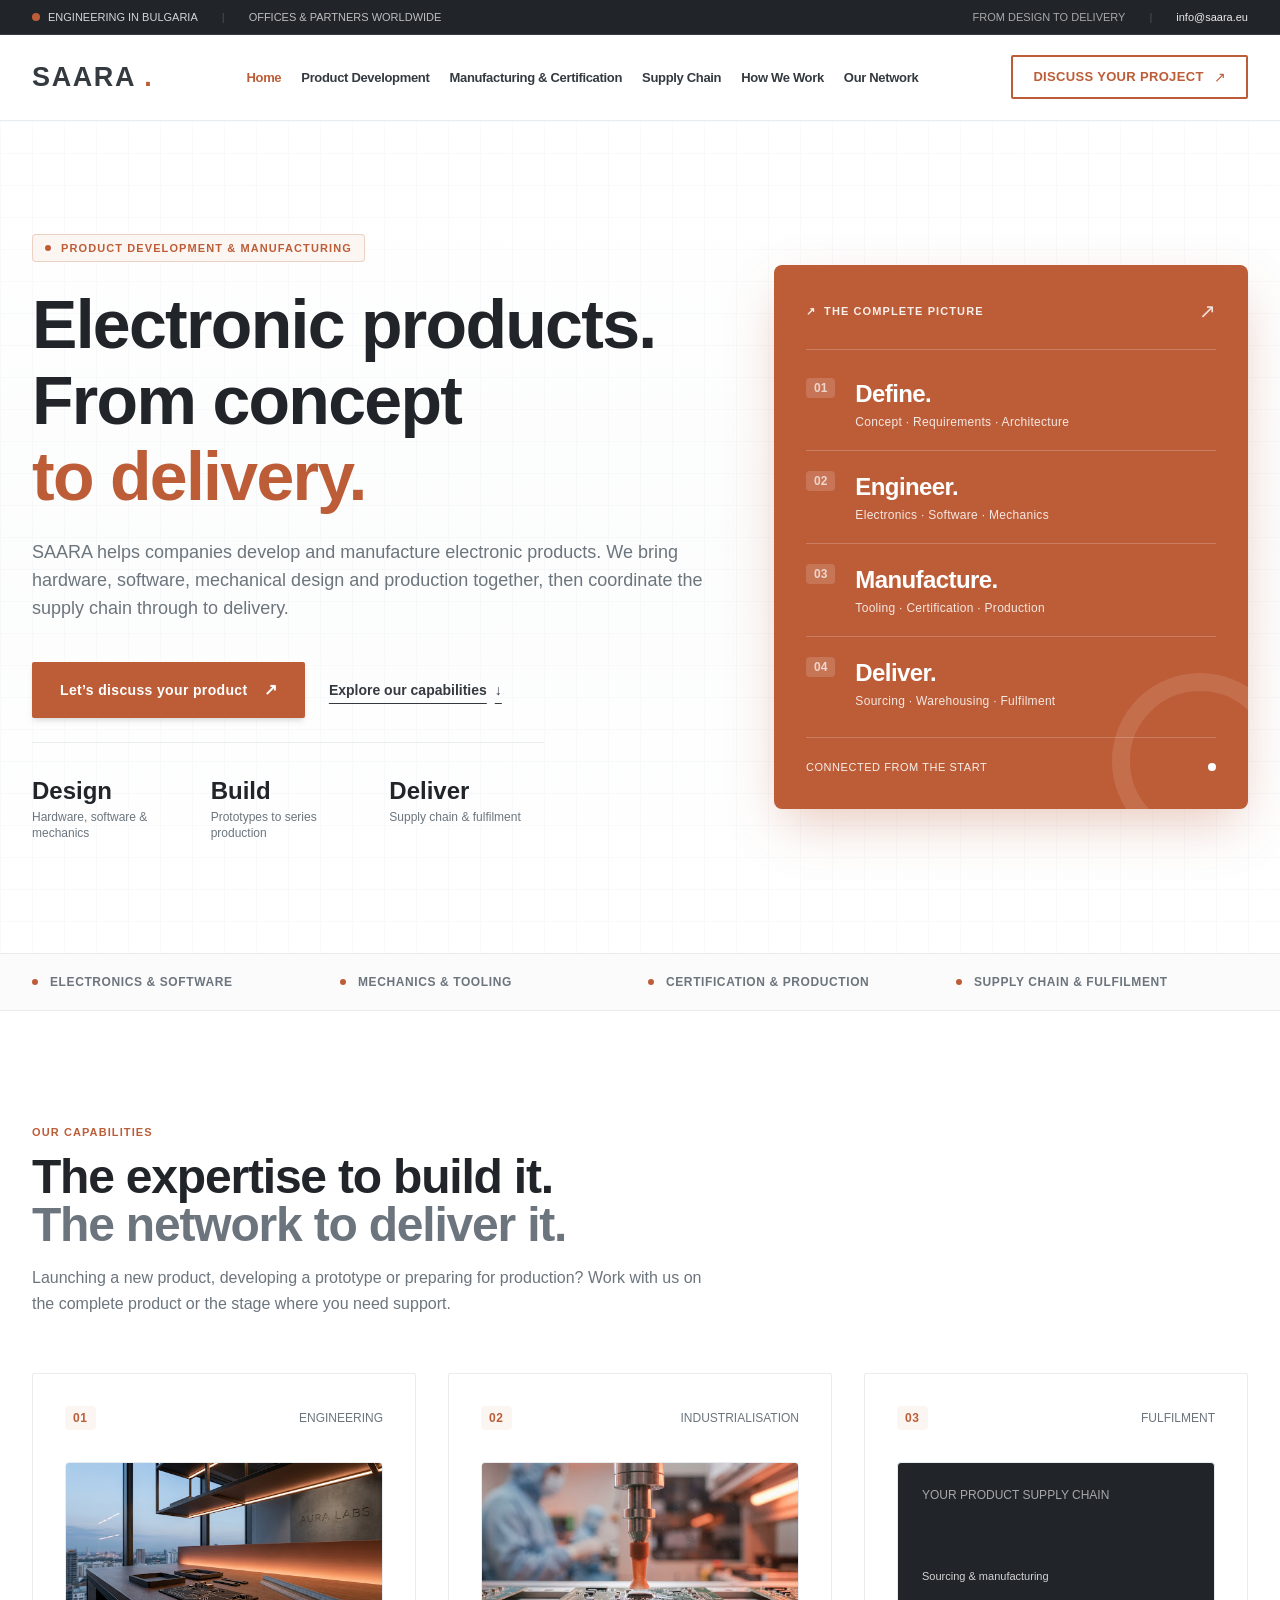
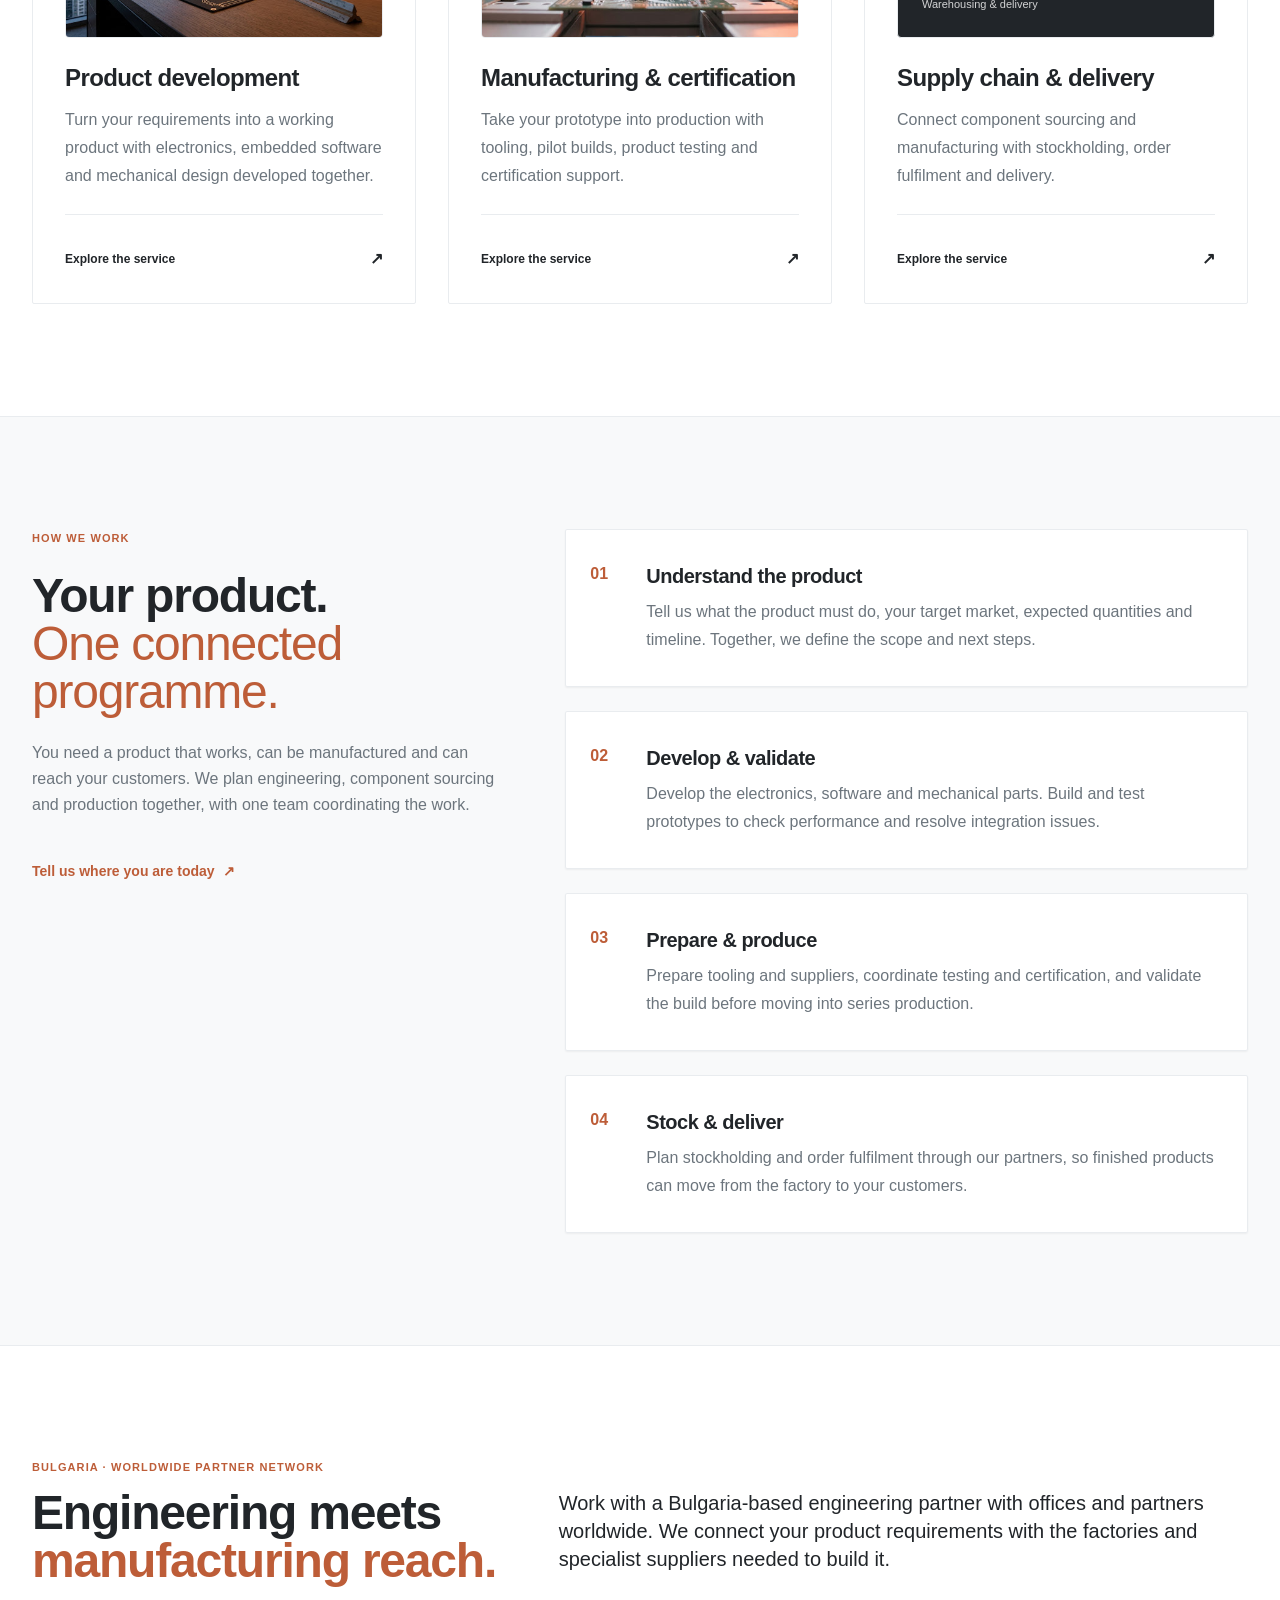
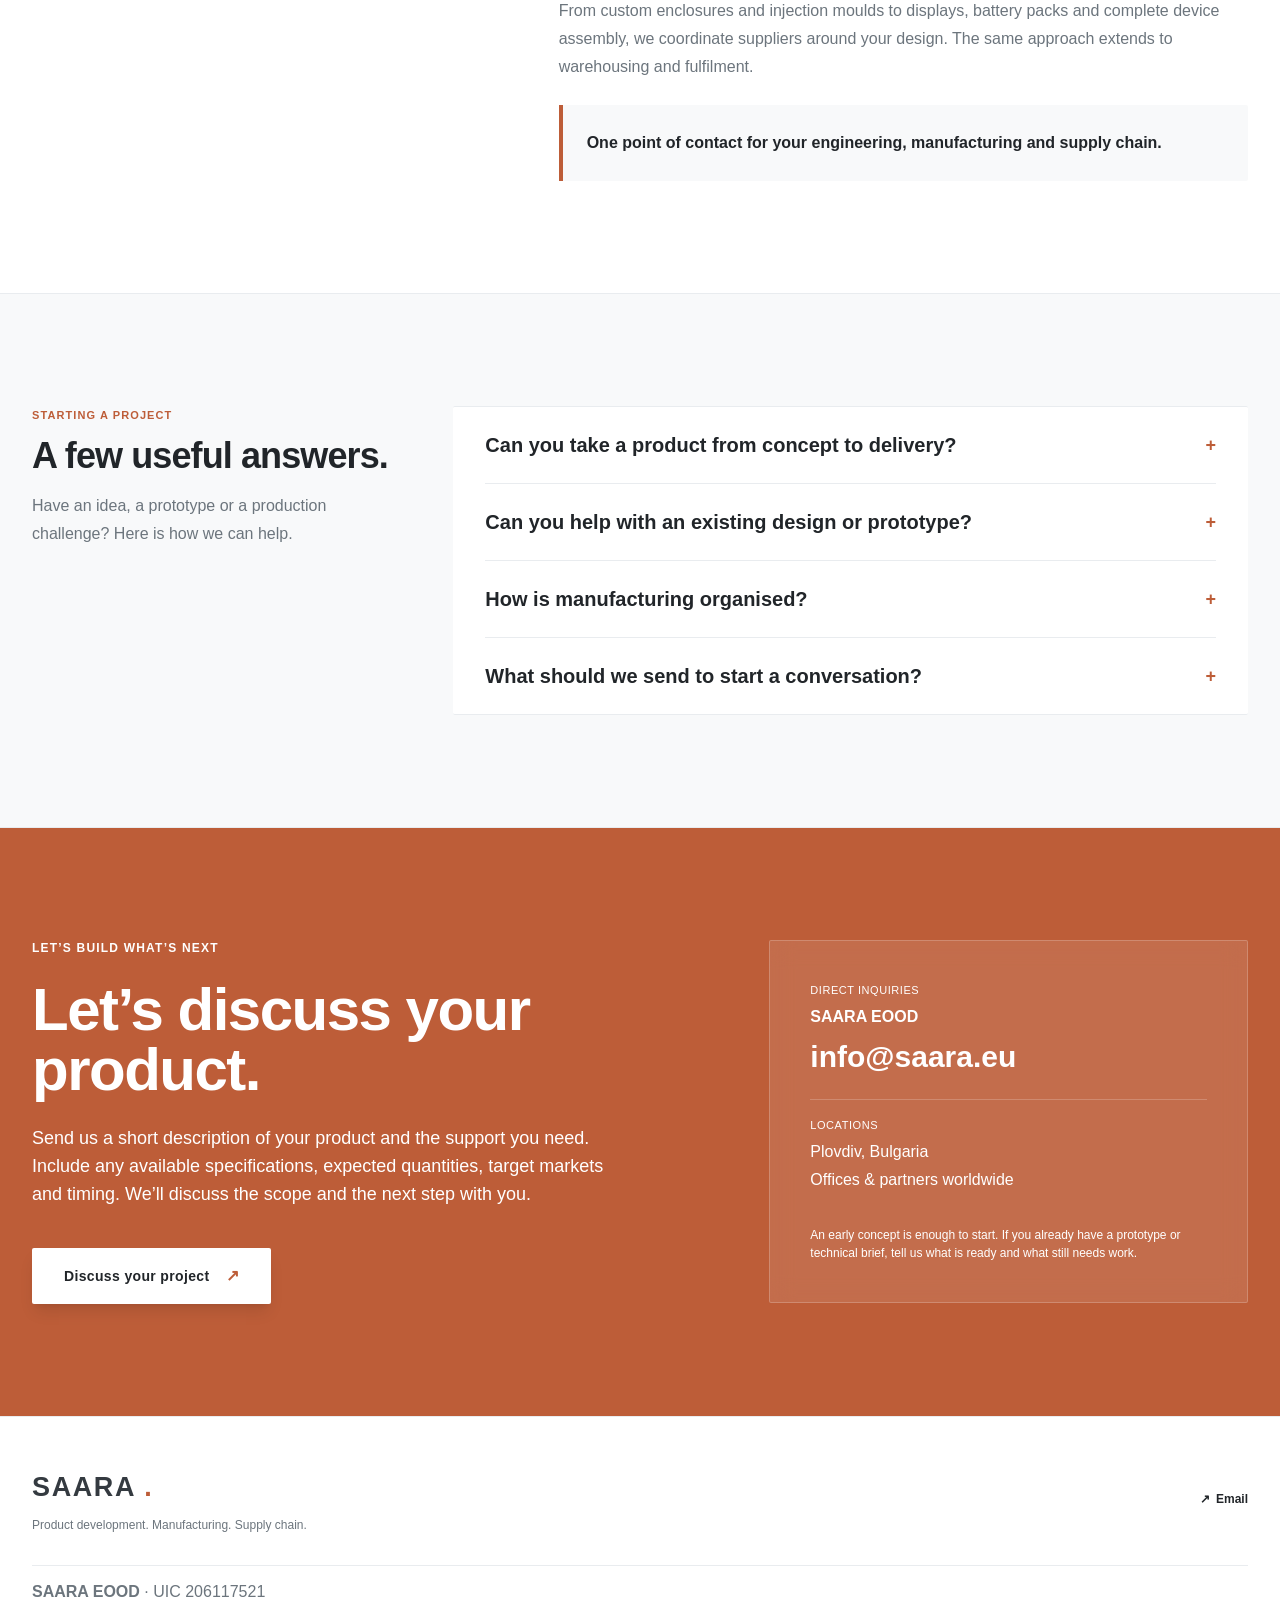
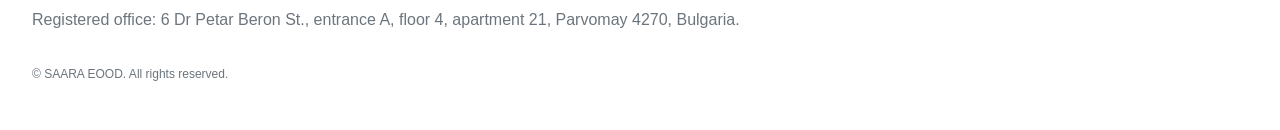
<file: SAARA-designer.html>
<!DOCTYPE html>
<html lang="en">
 <head>
  <meta charset="utf-8"/>
  <meta content="width=device-width, initial-scale=1" name="viewport"/>
  <meta content="#bd5d38" name="theme-color"/>
  <title>
   SAARA — Product Development, Manufacturing &amp; Supply Chain
  </title>
  <!-- Tailwind CDN & Google Fonts -->
  <style>
   *,:after,:before{--tw-border-spacing-x:0;--tw-border-spacing-y:0;--tw-translate-x:0;--tw-translate-y:0;--tw-rotate:0;--tw-skew-x:0;--tw-skew-y:0;--tw-scale-x:1;--tw-scale-y:1;--tw-pan-x: ;--tw-pan-y: ;--tw-pinch-zoom: ;--tw-scroll-snap-strictness:proximity;--tw-gradient-from-position: ;--tw-gradient-via-position: ;--tw-gradient-to-position: ;--tw-ordinal: ;--tw-slashed-zero: ;--tw-numeric-figure: ;--tw-numeric-spacing: ;--tw-numeric-fraction: ;--tw-ring-inset: ;--tw-ring-offset-width:0px;--tw-ring-offset-color:#fff;--tw-ring-color:rgba(59,130,246,.5);--tw-ring-offset-shadow:0 0 #0000;--tw-ring-shadow:0 0 #0000;--tw-shadow:0 0 #0000;--tw-shadow-colored:0 0 #0000;--tw-blur: ;--tw-brightness: ;--tw-contrast: ;--tw-grayscale: ;--tw-hue-rotate: ;--tw-invert: ;--tw-saturate: ;--tw-sepia: ;--tw-drop-shadow: ;--tw-backdrop-blur: ;--tw-backdrop-brightness: ;--tw-backdrop-contrast: ;--tw-backdrop-grayscale: ;--tw-backdrop-hue-rotate: ;--tw-backdrop-invert: ;--tw-backdrop-opacity: ;--tw-backdrop-saturate: ;--tw-backdrop-sepia: ;--tw-contain-size: ;--tw-contain-layout: ;--tw-contain-paint: ;--tw-contain-style: }::backdrop{--tw-border-spacing-x:0;--tw-border-spacing-y:0;--tw-translate-x:0;--tw-translate-y:0;--tw-rotate:0;--tw-skew-x:0;--tw-skew-y:0;--tw-scale-x:1;--tw-scale-y:1;--tw-pan-x: ;--tw-pan-y: ;--tw-pinch-zoom: ;--tw-scroll-snap-strictness:proximity;--tw-gradient-from-position: ;--tw-gradient-via-position: ;--tw-gradient-to-position: ;--tw-ordinal: ;--tw-slashed-zero: ;--tw-numeric-figure: ;--tw-numeric-spacing: ;--tw-numeric-fraction: ;--tw-ring-inset: ;--tw-ring-offset-width:0px;--tw-ring-offset-color:#fff;--tw-ring-color:rgba(59,130,246,.5);--tw-ring-offset-shadow:0 0 #0000;--tw-ring-shadow:0 0 #0000;--tw-shadow:0 0 #0000;--tw-shadow-colored:0 0 #0000;--tw-blur: ;--tw-brightness: ;--tw-contrast: ;--tw-grayscale: ;--tw-hue-rotate: ;--tw-invert: ;--tw-saturate: ;--tw-sepia: ;--tw-drop-shadow: ;--tw-backdrop-blur: ;--tw-backdrop-brightness: ;--tw-backdrop-contrast: ;--tw-backdrop-grayscale: ;--tw-backdrop-hue-rotate: ;--tw-backdrop-invert: ;--tw-backdrop-opacity: ;--tw-backdrop-saturate: ;--tw-backdrop-sepia: ;--tw-contain-size: ;--tw-contain-layout: ;--tw-contain-paint: ;--tw-contain-style: }/*! tailwindcss v3.4.19 | MIT License | https://tailwindcss.com*/*,:after,:before{box-sizing:border-box;border:0 solid #e5e7eb}:after,:before{--tw-content:""}:host,html{line-height:1.5;-webkit-text-size-adjust:100%;-moz-tab-size:4;-o-tab-size:4;tab-size:4;font-family:Arial,Helvetica,sans-serif;font-feature-settings:normal;font-variation-settings:normal;-webkit-tap-highlight-color:transparent}body{margin:0;line-height:inherit}hr{height:0;color:inherit;border-top-width:1px}abbr:where([title]){-webkit-text-decoration:underline dotted;text-decoration:underline dotted}h1,h2,h3,h4,h5,h6{font-size:inherit;font-weight:inherit}a{color:inherit;text-decoration:inherit}b,strong{font-weight:bolder}code,kbd,pre,samp{font-family:ui-monospace,SFMono-Regular,Menlo,Monaco,Consolas,Liberation Mono,Courier New,monospace;font-feature-settings:normal;font-variation-settings:normal;font-size:1em}small{font-size:80%}sub,sup{font-size:75%;line-height:0;position:relative;vertical-align:baseline}sub{bottom:-.25em}sup{top:-.5em}table{text-indent:0;border-color:inherit;border-collapse:collapse}button,input,optgroup,select,textarea{font-family:inherit;font-feature-settings:inherit;font-variation-settings:inherit;font-size:100%;font-weight:inherit;line-height:inherit;letter-spacing:inherit;color:inherit;margin:0;padding:0}button,select{text-transform:none}button,input:where([type=button]),input:where([type=reset]),input:where([type=submit]){-webkit-appearance:button;background-color:transparent;background-image:none}:-moz-focusring{outline:auto}:-moz-ui-invalid{box-shadow:none}progress{vertical-align:baseline}::-webkit-inner-spin-button,::-webkit-outer-spin-button{height:auto}[type=search]{-webkit-appearance:textfield;outline-offset:-2px}::-webkit-search-decoration{-webkit-appearance:none}::-webkit-file-upload-button{-webkit-appearance:button;font:inherit}summary{display:list-item}blockquote,dd,dl,figure,h1,h2,h3,h4,h5,h6,hr,p,pre{margin:0}fieldset{margin:0}fieldset,legend{padding:0}menu,ol,ul{list-style:none;margin:0;padding:0}dialog{padding:0}textarea{resize:vertical}input::-moz-placeholder,textarea::-moz-placeholder{opacity:1;color:#9ca3af}input::placeholder,textarea::placeholder{opacity:1;color:#9ca3af}[role=button],button{cursor:pointer}:disabled{cursor:default}audio,canvas,embed,iframe,img,object,svg,video{display:block;vertical-align:middle}img,video{max-width:100%;height:auto}[hidden]:where(:not([hidden=until-found])){display:none}.pointer-events-none{pointer-events:none}.absolute{position:absolute}.relative{position:relative}.sticky{position:sticky}.inset-0{inset:0}.-bottom-10{bottom:-2.5rem}.-right-10{right:-2.5rem}.left-6{left:1.5rem}.top-0{top:0}.top-8{top:2rem}.z-50{z-index:50}.m-0{margin:0}.mx-auto{margin-left:auto;margin-right:auto}.my-2{margin-top:.5rem;margin-bottom:.5rem}.mb-1{margin-bottom:.25rem}.mb-14{margin-bottom:3.5rem}.mb-2{margin-bottom:.5rem}.mb-3{margin-bottom:.75rem}.mb-4{margin-bottom:1rem}.mb-6{margin-bottom:1.5rem}.mb-8{margin-bottom:2rem}.mt-0\.5{margin-top:.125rem}.mt-1{margin-top:.25rem}.mt-3{margin-top:.75rem}.mt-4{margin-top:1rem}.mt-6{margin-top:1.5rem}.mt-auto{margin-top:auto}.block{display:block}.inline-block{display:inline-block}.flex{display:flex}.inline-flex{display:inline-flex}.grid{display:grid}.hidden{display:none}.h-1\.5{height:.375rem}.h-2{height:.5rem}.h-44{height:11rem}.h-5{height:1.25rem}.h-full{height:100%}.min-h-screen{min-height:100vh}.w-1\.5{width:.375rem}.w-2{width:.5rem}.w-44{width:11rem}.w-5{width:1.25rem}.w-full{width:100%}.max-w-2xl{max-width:42rem}.max-w-3xl{max-width:48rem}.max-w-4xl{max-width:56rem}.max-w-7xl{max-width:80rem}.max-w-lg{max-width:32rem}.max-w-xl{max-width:36rem}.cursor-pointer{cursor:pointer}.list-none{list-style-type:none}.grid-cols-1{grid-template-columns:repeat(1,minmax(0,1fr))}.grid-cols-2{grid-template-columns:repeat(2,minmax(0,1fr))}.grid-cols-3{grid-template-columns:repeat(3,minmax(0,1fr))}.flex-col{flex-direction:column}.flex-wrap{flex-wrap:wrap}.items-start{align-items:flex-start}.items-center{align-items:center}.justify-center{justify-content:center}.justify-between{justify-content:space-between}.gap-1\.5{gap:.375rem}.gap-12{gap:3rem}.gap-2{gap:.5rem}.gap-2\.5{gap:.625rem}.gap-3{gap:.75rem}.gap-4{gap:1rem}.gap-5{gap:1.25rem}.gap-6{gap:1.5rem}.gap-8{gap:2rem}.space-y-1\.5>:not([hidden])~:not([hidden]){--tw-space-y-reverse:0;margin-top:calc(.375rem*(1 - var(--tw-space-y-reverse)));margin-bottom:calc(.375rem*var(--tw-space-y-reverse))}.space-y-3>:not([hidden])~:not([hidden]){--tw-space-y-reverse:0;margin-top:calc(.75rem*(1 - var(--tw-space-y-reverse)));margin-bottom:calc(.75rem*var(--tw-space-y-reverse))}.space-y-4>:not([hidden])~:not([hidden]){--tw-space-y-reverse:0;margin-top:calc(1rem*(1 - var(--tw-space-y-reverse)));margin-bottom:calc(1rem*var(--tw-space-y-reverse))}.space-y-5>:not([hidden])~:not([hidden]){--tw-space-y-reverse:0;margin-top:calc(1.25rem*(1 - var(--tw-space-y-reverse)));margin-bottom:calc(1.25rem*var(--tw-space-y-reverse))}.space-y-6>:not([hidden])~:not([hidden]){--tw-space-y-reverse:0;margin-top:calc(1.5rem*(1 - var(--tw-space-y-reverse)));margin-bottom:calc(1.5rem*var(--tw-space-y-reverse))}.divide-y>:not([hidden])~:not([hidden]){--tw-divide-y-reverse:0;border-top-width:calc(1px*(1 - var(--tw-divide-y-reverse)));border-bottom-width:calc(1px*var(--tw-divide-y-reverse))}.divide-borderline>:not([hidden])~:not([hidden]){--tw-divide-opacity:1;border-color:rgb(233 236 239/var(--tw-divide-opacity,1))}.divide-white\/20>:not([hidden])~:not([hidden]){border-color:hsla(0,0%,100%,.2)}.self-start{align-self:flex-start}.overflow-hidden{overflow:hidden}.rounded{border-radius:.25rem}.rounded-full{border-radius:9999px}.rounded-lg{border-radius:.5rem}.rounded-sm{border-radius:.125rem}.rounded-r-sm{border-top-right-radius:.125rem;border-bottom-right-radius:.125rem}.border{border-width:1px}.border-2{border-width:2px}.border-\[18px\]{border-width:18px}.border-y{border-top-width:1px}.border-b,.border-y{border-bottom-width:1px}.border-l-4{border-left-width:4px}.border-t{border-top-width:1px}.border-borderline{--tw-border-opacity:1;border-color:rgb(233 236 239/var(--tw-border-opacity,1))}.border-terracotta{--tw-border-opacity:1;border-color:rgb(189 93 56/var(--tw-border-opacity,1))}.border-terracotta-border{border-color:rgba(189,93,56,.25)}.border-white\/10{border-color:hsla(0,0%,100%,.1)}.border-white\/20{border-color:hsla(0,0%,100%,.2)}.bg-ink-dark{--tw-bg-opacity:1;background-color:rgb(33 37 41/var(--tw-bg-opacity,1))}.bg-surfacebg{--tw-bg-opacity:1;background-color:rgb(248 249 250/var(--tw-bg-opacity,1))}.bg-surfacebg\/60{background-color:rgba(248,249,250,.6)}.bg-terracotta{--tw-bg-opacity:1;background-color:rgb(189 93 56/var(--tw-bg-opacity,1))}.bg-terracotta-light{--tw-bg-opacity:1;background-color:rgb(252 246 243/var(--tw-bg-opacity,1))}.bg-transparent{background-color:transparent}.bg-white{--tw-bg-opacity:1;background-color:rgb(255 255 255/var(--tw-bg-opacity,1))}.bg-white\/10{background-color:hsla(0,0%,100%,.1)}.bg-white\/15{background-color:hsla(0,0%,100%,.15)}.bg-gradient-to-b{background-image:linear-gradient(to bottom,var(--tw-gradient-stops))}.from-white{--tw-gradient-from:#fff var(--tw-gradient-from-position);--tw-gradient-to:hsla(0,0%,100%,0) var(--tw-gradient-to-position);--tw-gradient-stops:var(--tw-gradient-from),var(--tw-gradient-to)}.via-surfacebg\/40{--tw-gradient-to:rgba(248,249,250,0) var(--tw-gradient-to-position);--tw-gradient-stops:var(--tw-gradient-from),rgba(248,249,250,.4) var(--tw-gradient-via-position),var(--tw-gradient-to)}.to-white{--tw-gradient-to:#fff var(--tw-gradient-to-position)}.object-cover{-o-object-fit:cover;object-fit:cover}.p-2{padding:.5rem}.p-6{padding:1.5rem}.p-7{padding:1.75rem}.p-8{padding:2rem}.px-2{padding-left:.5rem;padding-right:.5rem}.px-2\.5{padding-left:.625rem;padding-right:.625rem}.px-3{padding-left:.75rem;padding-right:.75rem}.px-4{padding-left:1rem;padding-right:1rem}.px-5{padding-left:1.25rem;padding-right:1.25rem}.px-6{padding-left:1.5rem;padding-right:1.5rem}.px-7{padding-left:1.75rem;padding-right:1.75rem}.px-8{padding-left:2rem;padding-right:2rem}.py-0\.5{padding-top:.125rem;padding-bottom:.125rem}.py-1{padding-top:.25rem;padding-bottom:.25rem}.py-12{padding-top:3rem;padding-bottom:3rem}.py-16{padding-top:4rem;padding-bottom:4rem}.py-2{padding-top:.5rem;padding-bottom:.5rem}.py-2\.5{padding-top:.625rem;padding-bottom:.625rem}.py-20{padding-top:5rem;padding-bottom:5rem}.py-3{padding-top:.75rem;padding-bottom:.75rem}.py-3\.5{padding-top:.875rem;padding-bottom:.875rem}.py-4{padding-top:1rem;padding-bottom:1rem}.py-5{padding-top:1.25rem;padding-bottom:1.25rem}.py-6{padding-top:1.5rem}.pb-6,.py-6{padding-bottom:1.5rem}.pb-8{padding-bottom:2rem}.pl-20{padding-left:5rem}.pt-1{padding-top:.25rem}.pt-2{padding-top:.5rem}.pt-4{padding-top:1rem}.pt-5{padding-top:1.25rem}.pt-8{padding-top:2rem}.text-center{text-align:center}.font-sans{font-family:Arial,Helvetica,sans-serif}.text-2xl{font-size:1.5rem;line-height:2rem}.text-3xl{font-size:1.875rem;line-height:2.25rem}.text-4xl{font-size:2.25rem;line-height:2.5rem}.text-\[11px\]{font-size:11px}.text-\[13px\]{font-size:13px}.text-base{font-size:1rem;line-height:1.5rem}.text-lg{font-size:1.125rem;line-height:1.75rem}.text-sm{font-size:.875rem;line-height:1.25rem}.text-xl{font-size:1.25rem;line-height:1.75rem}.text-xs{font-size:.75rem;line-height:1rem}.font-bold{font-weight:700}.font-medium{font-weight:500}.font-normal{font-weight:400}.font-semibold{font-weight:600}.uppercase{text-transform:uppercase}.not-italic{font-style:normal}.leading-\[1\.08\]{line-height:1.08}.leading-normal{line-height:1.5}.leading-relaxed{line-height:1.625}.leading-tight{line-height:1.25}.tracking-tight{letter-spacing:-.025em}.tracking-wide{letter-spacing:.025em}.tracking-wider{letter-spacing:.05em}.tracking-widest{letter-spacing:.1em}.text-bodygrey{--tw-text-opacity:1;color:rgb(108 117 125/var(--tw-text-opacity,1))}.text-gray-300{--tw-text-opacity:1;color:rgb(209 213 219/var(--tw-text-opacity,1))}.text-ink{--tw-text-opacity:1;color:rgb(52 58 64/var(--tw-text-opacity,1))}.text-ink-dark{--tw-text-opacity:1;color:rgb(33 37 41/var(--tw-text-opacity,1))}.text-terracotta{--tw-text-opacity:1;color:rgb(189 93 56/var(--tw-text-opacity,1))}.text-white{--tw-text-opacity:1;color:rgb(255 255 255/var(--tw-text-opacity,1))}.text-white\/20{color:hsla(0,0%,100%,.2)}.text-white\/60{color:hsla(0,0%,100%,.6)}.text-white\/70{color:hsla(0,0%,100%,.7)}.text-white\/80{color:hsla(0,0%,100%,.8)}.text-white\/85{color:hsla(0,0%,100%,.85)}.text-white\/90{color:hsla(0,0%,100%,.9)}.underline{text-decoration-line:underline}.underline-offset-4{text-underline-offset:4px}.underline-offset-8{text-underline-offset:8px}.opacity-40{opacity:.4}.shadow-lg{--tw-shadow:0 10px 15px -3px rgba(0,0,0,.1),0 4px 6px -4px rgba(0,0,0,.1);--tw-shadow-colored:0 10px 15px -3px var(--tw-shadow-color),0 4px 6px -4px var(--tw-shadow-color)}.shadow-lg,.shadow-md{box-shadow:var(--tw-ring-offset-shadow,0 0 #0000),var(--tw-ring-shadow,0 0 #0000),var(--tw-shadow)}.shadow-md{--tw-shadow:0 4px 6px -1px rgba(0,0,0,.1),0 2px 4px -2px rgba(0,0,0,.1);--tw-shadow-colored:0 4px 6px -1px var(--tw-shadow-color),0 2px 4px -2px var(--tw-shadow-color)}.shadow-sm{--tw-shadow:0 1px 2px 0 rgba(0,0,0,.05);--tw-shadow-colored:0 1px 2px 0 var(--tw-shadow-color)}.shadow-sm,.shadow-xl{box-shadow:var(--tw-ring-offset-shadow,0 0 #0000),var(--tw-ring-shadow,0 0 #0000),var(--tw-shadow)}.shadow-xl{--tw-shadow:0 20px 25px -5px rgba(0,0,0,.1),0 8px 10px -6px rgba(0,0,0,.1);--tw-shadow-colored:0 20px 25px -5px var(--tw-shadow-color),0 8px 10px -6px var(--tw-shadow-color)}.backdrop-blur-md{--tw-backdrop-blur:blur(12px);-webkit-backdrop-filter:var(--tw-backdrop-blur) var(--tw-backdrop-brightness) var(--tw-backdrop-contrast) var(--tw-backdrop-grayscale) var(--tw-backdrop-hue-rotate) var(--tw-backdrop-invert) var(--tw-backdrop-opacity) var(--tw-backdrop-saturate) var(--tw-backdrop-sepia);backdrop-filter:var(--tw-backdrop-blur) var(--tw-backdrop-brightness) var(--tw-backdrop-contrast) var(--tw-backdrop-grayscale) var(--tw-backdrop-hue-rotate) var(--tw-backdrop-invert) var(--tw-backdrop-opacity) var(--tw-backdrop-saturate) var(--tw-backdrop-sepia)}.transition-all{transition-property:all;transition-timing-function:cubic-bezier(.4,0,.2,1);transition-duration:.15s}.transition-colors{transition-property:color,background-color,border-color,text-decoration-color,fill,stroke;transition-timing-function:cubic-bezier(.4,0,.2,1);transition-duration:.15s}.transition-transform{transition-property:transform;transition-timing-function:cubic-bezier(.4,0,.2,1);transition-duration:.15s}.duration-200{transition-duration:.2s}.duration-500{transition-duration:.5s}.selection\:bg-terracotta ::-moz-selection{--tw-bg-opacity:1;background-color:rgb(189 93 56/var(--tw-bg-opacity,1))}.selection\:bg-terracotta ::selection{--tw-bg-opacity:1;background-color:rgb(189 93 56/var(--tw-bg-opacity,1))}.selection\:text-white ::-moz-selection{--tw-text-opacity:1;color:rgb(255 255 255/var(--tw-text-opacity,1))}.selection\:text-white ::selection{--tw-text-opacity:1;color:rgb(255 255 255/var(--tw-text-opacity,1))}.selection\:bg-terracotta::-moz-selection{--tw-bg-opacity:1;background-color:rgb(189 93 56/var(--tw-bg-opacity,1))}.selection\:bg-terracotta::selection{--tw-bg-opacity:1;background-color:rgb(189 93 56/var(--tw-bg-opacity,1))}.selection\:text-white::-moz-selection{--tw-text-opacity:1;color:rgb(255 255 255/var(--tw-text-opacity,1))}.selection\:text-white::selection{--tw-text-opacity:1;color:rgb(255 255 255/var(--tw-text-opacity,1))}.hover\:bg-gray-100:hover{--tw-bg-opacity:1;background-color:rgb(243 244 246/var(--tw-bg-opacity,1))}.hover\:bg-terracotta:hover{--tw-bg-opacity:1;background-color:rgb(189 93 56/var(--tw-bg-opacity,1))}.hover\:bg-terracotta-hover:hover{--tw-bg-opacity:1;background-color:rgb(160 72 38/var(--tw-bg-opacity,1))}.hover\:text-terracotta:hover{--tw-text-opacity:1;color:rgb(189 93 56/var(--tw-text-opacity,1))}.hover\:text-white:hover{--tw-text-opacity:1;color:rgb(255 255 255/var(--tw-text-opacity,1))}.hover\:text-white\/80:hover{color:hsla(0,0%,100%,.8)}.hover\:underline:hover{text-decoration-line:underline}.hover\:shadow-lg:hover{--tw-shadow:0 10px 15px -3px rgba(0,0,0,.1),0 4px 6px -4px rgba(0,0,0,.1);--tw-shadow-colored:0 10px 15px -3px var(--tw-shadow-color),0 4px 6px -4px var(--tw-shadow-color);box-shadow:var(--tw-ring-offset-shadow,0 0 #0000),var(--tw-ring-shadow,0 0 #0000),var(--tw-shadow)}.focus\:outline-none:focus{outline:2px solid transparent;outline-offset:2px}.focus-visible\:ring-2:focus-visible{--tw-ring-offset-shadow:var(--tw-ring-inset) 0 0 0 var(--tw-ring-offset-width) var(--tw-ring-offset-color);--tw-ring-shadow:var(--tw-ring-inset) 0 0 0 calc(2px + var(--tw-ring-offset-width)) var(--tw-ring-color);box-shadow:var(--tw-ring-offset-shadow),var(--tw-ring-shadow),var(--tw-shadow,0 0 #0000)}.focus-visible\:ring-terracotta:focus-visible{--tw-ring-opacity:1;--tw-ring-color:rgb(189 93 56/var(--tw-ring-opacity,1))}.group[open] .group-open\:rotate-45{--tw-rotate:45deg}.group:hover .group-hover\:scale-105,.group[open] .group-open\:rotate-45{transform:translate(var(--tw-translate-x),var(--tw-translate-y)) rotate(var(--tw-rotate)) skewX(var(--tw-skew-x)) skewY(var(--tw-skew-y)) scaleX(var(--tw-scale-x)) scaleY(var(--tw-scale-y))}.group:hover .group-hover\:scale-105{--tw-scale-x:1.05;--tw-scale-y:1.05}.group:hover .group-hover\:text-terracotta{--tw-text-opacity:1;color:rgb(189 93 56/var(--tw-text-opacity,1))}@media (min-width:640px){.sm\:flex-row{flex-direction:row}.sm\:gap-6{gap:1.5rem}.sm\:p-10{padding:2.5rem}.sm\:p-8{padding:2rem}.sm\:px-5{padding-left:1.25rem;padding-right:1.25rem}.sm\:px-8{padding-left:2rem;padding-right:2rem}.sm\:py-20{padding-top:5rem;padding-bottom:5rem}.sm\:py-24{padding-top:6rem;padding-bottom:6rem}.sm\:py-28{padding-top:7rem;padding-bottom:7rem}.sm\:text-2xl{font-size:1.5rem;line-height:2rem}.sm\:text-3xl{font-size:1.875rem;line-height:2.25rem}.sm\:text-4xl{font-size:2.25rem;line-height:2.5rem}.sm\:text-5xl{font-size:3rem;line-height:1}.sm\:text-6xl{font-size:3.75rem;line-height:1}.sm\:text-\[13px\]{font-size:13px}.sm\:text-base{font-size:1rem;line-height:1.5rem}.sm\:text-lg{font-size:1.125rem;line-height:1.75rem}.sm\:text-xl{font-size:1.25rem;line-height:1.75rem}}@media (min-width:768px){.md\:grid-cols-2{grid-template-columns:repeat(2,minmax(0,1fr))}.md\:grid-cols-3{grid-template-columns:repeat(3,minmax(0,1fr))}.md\:grid-cols-4{grid-template-columns:repeat(4,minmax(0,1fr))}.md\:flex-row{flex-direction:row}.md\:items-center{align-items:center}}@media (min-width:1024px){.lg\:sticky{position:sticky}.lg\:top-28{top:7rem}.lg\:col-span-4{grid-column:span 4/span 4}.lg\:col-span-5{grid-column:span 5/span 5}.lg\:col-span-7{grid-column:span 7/span 7}.lg\:col-span-8{grid-column:span 8/span 8}.lg\:grid-cols-12{grid-template-columns:repeat(12,minmax(0,1fr))}.lg\:gap-14{gap:3.5rem}.lg\:gap-16{gap:4rem}.lg\:py-28{padding-top:7rem;padding-bottom:7rem}.lg\:text-6xl{font-size:3.75rem;line-height:1}.lg\:text-\[68px\]{font-size:68px}}@media (min-width:1280px){.xl\:block{display:block}.xl\:flex{display:flex}.xl\:hidden{display:none}}

  :root {
    --accent: #bd5d38;
    --ink: #343a40;
    --muted: #6c757d;
    --paper: #ffffff;
    --line: #e9ecef;
  }
  * {
    box-sizing: border-box;
  }
  html {
    scroll-behavior: smooth;
    scroll-padding-top: 90px;
  }
  body {
    background-color: var(--paper);
    color: var(--ink);
    font-family: Arial, Helvetica, sans-serif;
    -webkit-font-smoothing: antialiased;
  }
  .designer-page[hidden] {
    display: none !important;
  }
  details summary::-webkit-details-marker {
    display: none;
  }
  .glass-header {
    background: rgba(255, 255, 255, 0.94);
    backdrop-filter: blur(14px);
    border-bottom: 1px solid var(--line);
  }
  .grid-pattern {
    background-size: 32px 32px;
    background-image: 
      linear-gradient(to right, rgba(222, 226, 230, 0.4) 1px, transparent 1px),
      linear-gradient(to bottom, rgba(222, 226, 230, 0.4) 1px, transparent 1px);
  }
  .card-hover {
    transition: all 0.25s cubic-bezier(0.16, 1, 0.3, 1);
  }
  .card-hover:hover {
    transform: translateY(-4px);
    border-color: #bd5d38;
    box-shadow: 0 16px 32px -8px rgba(189, 93, 56, 0.08);
  }
  .journey-glow {
    box-shadow: 0 20px 50px -10px rgba(189, 93, 56, 0.35);
  }

body { font-size: 16px; line-height: 1.65; }
h1, h2, h3 { font-weight: 600 !important; letter-spacing: -0.025em; }
h1 { line-height: 1.12 !important; }
.font-sans { font-family: Arial, Helvetica, sans-serif; }
p.text-sm, article p { font-size: 1rem; line-height: 1.75; }
.wordmark { font-family: Arial, Helvetica, sans-serif; font-size: 27px; font-weight: 700; letter-spacing: .06em; white-space: nowrap; }
.wordmark span { color: #bd5d38; }
a:focus-visible, button:focus-visible, summary:focus-visible { outline: 3px solid #bd5d38; outline-offset: 4px; }
section.bg-terracotta :is(a,summary):focus-visible { outline-color: white; }
.skip-link { position: fixed; left: 12px; top: -100px; z-index: 100; padding: 12px 20px; background: white; color: #343a40; }
.skip-link:focus { top: 12px; }
[id$="-Contacts"] [class*="text-white/"] { color: white; }
@media (max-width: 639px) { h1 { font-size: 2.6rem !important; } header a[href="#home-Contacts"] { padding: 10px; font-size: 11px; } }
@media (prefers-reduced-motion: reduce) { html { scroll-behavior: auto; } *, *::before, *::after { animation: none !important; transition: none !important; } }
@media (max-width: 639px) {
  header > div:first-child { gap: 10px; padding-left: 16px; padding-right: 16px; }
  header .wordmark { font-size: 23px; }
  header a[href*="home-Contacts"] { padding: 8px; font-size: 10px; letter-spacing: 0; }
  header > div > div { gap: 6px; }
}
  </style>
  <link href="[data-uri]" rel="icon"/>
  <meta content="noindex, nofollow" name="robots"/>
 </head>
 <body class="min-h-screen flex flex-col selection:bg-terracotta selection:text-white">
  <a class="skip-link" href="#home-main">
   Skip to content
  </a>
  <!-- TOP STATUS / META TICKER -->
  <aside class="bg-ink-dark text-gray-300 text-[11px] font-sans py-2 px-5 sm:px-8 border-b border-white/10 hidden xl:block">
   <div class="max-w-7xl mx-auto flex items-center justify-between">
    <div class="flex items-center gap-6">
     <span class="inline-flex items-center gap-2">
      <span class="w-2 h-2 rounded-full bg-terracotta">
      </span>
      <span>
       ENGINEERING IN BULGARIA
      </span>
     </span>
     <span class="text-white/20">
      |
     </span>
     <span class="text-white/70">
      OFFICES &amp; PARTNERS WORLDWIDE
     </span>
    </div>
    <div class="flex items-center gap-6 text-white/60">
     <span class="hover:text-white transition-colors">
      FROM DESIGN TO DELIVERY
     </span>
     <span class="text-white/20">
      |
     </span>
     <a class="hover:text-terracotta text-white/90 font-medium transition-colors" href="mailto:info@saara.eu">
      info@saara.eu
     </a>
    </div>
   </div>
  </aside>
  <!-- GLOBAL PERSISTENT HEADER -->
  <header class="sticky top-0 z-50 glass-header">
   <div class="max-w-7xl mx-auto px-5 sm:px-8 py-4 flex items-center justify-between gap-6">
    <!-- BRAND LOGO -->
    <a aria-label="SAARA home" class="group flex items-center gap-3 focus:outline-none focus-visible:ring-2 focus-visible:ring-terracotta rounded-sm py-1" href="#home">
     <span class="wordmark">
      SAARA
      <span>
       .
      </span>
     </span>
    </a>
    <!-- MAIN NAVIGATION -->
    <nav aria-label="Main navigation" class="hidden xl:flex items-center gap-5 text-[13px] font-semibold text-ink tracking-tight">
     <a class="nav-item hover:text-terracotta transition-colors py-1" href="#home">
      Home
     </a>
     <a class="nav-item hover:text-terracotta transition-colors py-1" href="#product-development">
      Product Development
     </a>
     <a class="nav-item hover:text-terracotta transition-colors py-1" href="#manufacturing">
      Manufacturing &amp; Certification
     </a>
     <a class="nav-item hover:text-terracotta transition-colors py-1" href="#supply-chain">
      Supply Chain
     </a>
     <a class="nav-item hover:text-terracotta transition-colors py-1" href="#home-process">
      How We Work
     </a>
     <a class="nav-item hover:text-terracotta transition-colors py-1" href="#home-network">
      Our Network
     </a>
    </nav>
    <!-- CTA -->
    <div class="flex items-center gap-3">
     <a class="inline-flex items-center gap-2.5 px-4 sm:px-5 py-2.5 bg-transparent border-2 border-terracotta text-terracotta hover:bg-terracotta hover:text-white text-xs sm:text-[13px] font-bold tracking-wide uppercase transition-all duration-200 rounded-sm" href="#home-Contacts">
      <span>
       Discuss your project
      </span>
      <span aria-hidden="true" class="text-sm font-normal">
       ↗
      </span>
     </a>
     <!-- Mobile menu toggle -->
     <button aria-controls="mobile-menu" aria-expanded="false" aria-label="Toggle menu" class="xl:hidden p-2 text-ink hover:text-terracotta focus:outline-none" id="mobile-menu-btn">
      ☰
     </button>
    </div>
   </div>
   <!-- MOBILE DROPDOWN -->
   <div class="hidden xl:hidden border-t border-borderline bg-white px-6 py-5 shadow-xl space-y-3 text-sm font-semibold" id="mobile-menu">
    <a class="block py-2 text-ink hover:text-terracotta" href="#home">
     Home
    </a>
    <a class="block py-2 text-ink hover:text-terracotta" href="#product-development">
     Product Development
    </a>
    <a class="block py-2 text-ink hover:text-terracotta" href="#manufacturing">
     Manufacturing &amp; Certification
    </a>
    <a class="block py-2 text-ink hover:text-terracotta" href="#supply-chain">
     Supply Chain &amp; Delivery
    </a>
    <a class="block py-2 text-ink hover:text-terracotta" href="#home-process">
     How We Work
    </a>
    <a class="block py-2 text-ink hover:text-terracotta" href="#home-network">
     Our Network
    </a>
    <div class="pt-2">
     <a class="block text-center py-2.5 bg-terracotta text-white rounded font-bold uppercase text-xs" href="#home-Contacts">
      Discuss Your Project ↗
     </a>
    </div>
   </div>
  </header>
  <!-- ========================================== -->
  <!-- PAGE 1: HOME -->
  <!-- ========================================== -->
  <div class="designer-page" id="home">
   <main id="home-main">
    <!-- HERO SECTION -->
    <section class="relative overflow-hidden border-b border-borderline bg-gradient-to-b from-white via-surfacebg/40 to-white">
     <div class="absolute inset-0 grid-pattern opacity-40 pointer-events-none">
     </div>
     <div class="max-w-7xl mx-auto px-5 sm:px-8 py-16 sm:py-24 lg:py-28 relative">
      <div class="grid grid-cols-1 lg:grid-cols-12 gap-12 lg:gap-14 items-center">
       <!-- Left Copy -->
       <div class="lg:col-span-7 space-y-6">
        <div class="inline-flex items-center gap-2.5 px-3 py-1 bg-terracotta-light border border-terracotta-border text-terracotta text-[11px] font-sans font-semibold tracking-widest uppercase rounded">
         <span class="w-1.5 h-1.5 rounded-full bg-terracotta">
         </span>
         PRODUCT DEVELOPMENT &amp; MANUFACTURING
        </div>
        <h1 class="text-4xl sm:text-6xl lg:text-[68px] font-normal tracking-tight text-ink-dark leading-[1.08]">
         Electronic products.
         <br/>
         From concept
         <br/>
         <span class="text-terracotta">
          to delivery.
         </span>
        </h1>
        <p class="text-base sm:text-lg text-bodygrey leading-relaxed max-w-2xl font-normal">
         SAARA helps companies develop and manufacture electronic products. We bring hardware, software, mechanical design and production together, then coordinate the supply chain through to delivery.
        </p>
        <div class="pt-4 flex flex-wrap items-center gap-4 sm:gap-6">
         <a class="inline-flex items-center gap-4 px-7 py-4 bg-terracotta hover:bg-terracotta-hover text-white text-sm font-semibold tracking-wide rounded-sm shadow-md hover:shadow-lg transition-all duration-200" href="#home-Contacts">
          <span>
           Let’s discuss your product
          </span>
          <span aria-hidden="true" class="text-base">
           ↗
          </span>
         </a>
         <a class="inline-flex items-center gap-2 text-sm font-semibold text-ink hover:text-terracotta py-3 underline underline-offset-8 transition-colors" href="#home-capabilities">
          <span>
           Explore our capabilities
          </span>
          <span aria-hidden="true">
           ↓
          </span>
         </a>
        </div>
        <!-- Metrics micro-bar -->
        <div class="pt-8 border-t border-borderline grid grid-cols-3 gap-6 max-w-lg">
         <div>
          <div class="text-2xl font-bold font-sans text-ink-dark">
           Design
          </div>
          <div class="text-xs text-bodygrey mt-0.5">
           Hardware, software &amp; mechanics
          </div>
         </div>
         <div>
          <div class="text-2xl font-bold font-sans text-ink-dark">
           Build
          </div>
          <div class="text-xs text-bodygrey mt-0.5">
           Prototypes to series production
          </div>
         </div>
         <div>
          <div class="text-2xl font-bold font-sans text-ink-dark">
           Deliver
          </div>
          <div class="text-xs text-bodygrey mt-0.5">
           Supply chain &amp; fulfilment
          </div>
         </div>
        </div>
       </div>
       <!-- Right Visual: Enhanced Journey Component -->
       <div class="lg:col-span-5">
        <div class="journey bg-terracotta text-white rounded-lg p-7 sm:p-8 journey-glow relative overflow-hidden">
         <!-- Background subtle geometric ornament -->
         <div class="absolute -right-10 -bottom-10 w-44 h-44 rounded-full border-[18px] border-white/10 pointer-events-none">
         </div>
         <div class="flex items-center justify-between pb-6 border-b border-white/20">
          <div class="flex items-center gap-2 font-sans text-[11px] tracking-widest text-white/90 uppercase font-semibold">
           <span aria-hidden="true">
            ↗
           </span>
           <span>
            THE COMPLETE PICTURE
           </span>
          </div>
          <span aria-hidden="true" class="text-xl text-white/80">
           ↗
          </span>
         </div>
         <!-- 4 Steps -->
         <div class="divide-y divide-white/20 my-2">
          <div class="py-5 flex items-start gap-5 group">
           <span class="font-sans text-xs text-white/70 font-bold px-2 py-0.5 bg-white/15 rounded">
            01
           </span>
           <div>
            <h2 class="text-2xl font-sans font-semibold text-white tracking-tight m-0">
             Define.
            </h2>
            <p class="text-xs text-white/85 mt-1 font-medium tracking-wide">
             Concept · Requirements · Architecture
            </p>
           </div>
          </div>
          <div class="py-5 flex items-start gap-5 group">
           <span class="font-sans text-xs text-white/70 font-bold px-2 py-0.5 bg-white/15 rounded">
            02
           </span>
           <div>
            <h2 class="text-2xl font-sans font-semibold text-white tracking-tight m-0">
             Engineer.
            </h2>
            <p class="text-xs text-white/85 mt-1 font-medium tracking-wide">
             Electronics · Software · Mechanics
            </p>
           </div>
          </div>
          <div class="py-5 flex items-start gap-5 group">
           <span class="font-sans text-xs text-white/70 font-bold px-2 py-0.5 bg-white/15 rounded">
            03
           </span>
           <div>
            <h2 class="text-2xl font-sans font-semibold text-white tracking-tight m-0">
             Manufacture.
            </h2>
            <p class="text-xs text-white/85 mt-1 font-medium tracking-wide">
             Tooling · Certification · Production
            </p>
           </div>
          </div>
          <div class="py-5 flex items-start gap-5 group">
           <span class="font-sans text-xs text-white/70 font-bold px-2 py-0.5 bg-white/15 rounded">
            04
           </span>
           <div>
            <h2 class="text-2xl font-sans font-semibold text-white tracking-tight m-0">
             Deliver.
            </h2>
            <p class="text-xs text-white/85 mt-1 font-medium tracking-wide">
             Sourcing · Warehousing · Fulfilment
            </p>
           </div>
          </div>
         </div>
         <div class="pt-5 border-t border-white/20 flex items-center justify-between text-[11px] font-sans tracking-wider text-white/90 uppercase">
          <span>
           CONNECTED FROM THE START
          </span>
          <span aria-hidden="true" class="inline-block w-2 h-2 rounded-full bg-white">
          </span>
         </div>
        </div>
       </div>
      </div>
     </div>
    </section>
    <!-- CAPABILITY STRIP -->
    <section class="border-b border-borderline bg-surfacebg/60 py-5">
     <div class="max-w-7xl mx-auto px-5 sm:px-8">
      <div class="grid grid-cols-2 md:grid-cols-4 gap-4 text-xs font-semibold text-bodygrey uppercase tracking-wider">
       <div class="flex items-center gap-3">
        <span class="w-1.5 h-1.5 rounded-full bg-terracotta">
        </span>
        <span>
         Electronics &amp; software
        </span>
       </div>
       <div class="flex items-center gap-3">
        <span class="w-1.5 h-1.5 rounded-full bg-terracotta">
        </span>
        <span>
         Mechanics &amp; tooling
        </span>
       </div>
       <div class="flex items-center gap-3">
        <span class="w-1.5 h-1.5 rounded-full bg-terracotta">
        </span>
        <span>
         Certification &amp; production
        </span>
       </div>
       <div class="flex items-center gap-3">
        <span class="w-1.5 h-1.5 rounded-full bg-terracotta">
        </span>
        <span>
         Supply chain &amp; fulfilment
        </span>
       </div>
      </div>
     </div>
    </section>
    <!-- CAPABILITIES SECTION (3 SERVICES) -->
    <section class="py-20 sm:py-28 border-b border-borderline bg-white" id="home-capabilities">
     <div class="max-w-7xl mx-auto px-5 sm:px-8">
      <div class="max-w-2xl mb-14">
       <p class="text-terracotta font-sans text-[11px] font-bold uppercase tracking-widest mb-3">
        OUR CAPABILITIES
       </p>
       <h2 class="text-3xl sm:text-5xl font-normal text-ink-dark tracking-tight leading-tight">
        The expertise to build it.
        <br/>
        <span class="text-bodygrey">
         The network to deliver it.
        </span>
       </h2>
       <p class="text-base text-bodygrey mt-4 leading-relaxed">
        Launching a new product, developing a prototype or preparing for production? Work with us on the complete product or the stage where you need support.
       </p>
      </div>
      <!-- 3 Service Cards with real imagery accents -->
      <div class="grid grid-cols-1 md:grid-cols-3 gap-8">
       <!-- Service 1 -->
       <a class="service-card card-hover flex flex-col justify-between border border-borderline rounded-sm bg-white p-8 group" href="#product-development">
        <div>
         <div class="flex items-center justify-between mb-8">
          <span class="font-sans text-xs font-bold text-terracotta tracking-wider px-2 py-1 bg-terracotta-light rounded">
           01
          </span>
          <span class="text-xs text-bodygrey font-sans group-hover:text-terracotta transition-colors">
           ENGINEERING
          </span>
         </div>
         <!-- Card Image -->
         <div class="h-44 w-full mb-6 rounded overflow-hidden bg-surfacebg border border-borderline relative">
          <img alt="" class="w-full h-full object-cover transition-transform duration-500 group-hover:scale-105" loading="lazy" src="[data-uri]"/>
         </div>
         <h3 class="text-2xl font-sans font-semibold text-ink-dark group-hover:text-terracotta transition-colors mb-3">
          Product development
         </h3>
         <p class="text-sm text-bodygrey leading-relaxed">
          Turn your requirements into a working product with electronics, embedded software and mechanical design developed together.
         </p>
        </div>
        <div class="pt-8 border-t border-borderline flex items-center justify-between text-xs font-bold text-ink-dark group-hover:text-terracotta transition-colors mt-6">
         <span>
          Explore the service
         </span>
         <span aria-hidden="true" class="text-base">
          ↗
         </span>
        </div>
       </a>
       <!-- Service 2 -->
       <a class="service-card card-hover flex flex-col justify-between border border-borderline rounded-sm bg-white p-8 group" href="#manufacturing">
        <div>
         <div class="flex items-center justify-between mb-8">
          <span class="font-sans text-xs font-bold text-terracotta tracking-wider px-2 py-1 bg-terracotta-light rounded">
           02
          </span>
          <span class="text-xs text-bodygrey font-sans group-hover:text-terracotta transition-colors">
           INDUSTRIALISATION
          </span>
         </div>
         <!-- Card Image -->
         <div class="h-44 w-full mb-6 rounded overflow-hidden bg-surfacebg border border-borderline relative">
          <img alt="" class="w-full h-full object-cover transition-transform duration-500 group-hover:scale-105" loading="lazy" src="[data-uri]"/>
         </div>
         <h3 class="text-2xl font-sans font-semibold text-ink-dark group-hover:text-terracotta transition-colors mb-3">
          Manufacturing &amp; certification
         </h3>
         <p class="text-sm text-bodygrey leading-relaxed">
          Take your prototype into production with tooling, pilot builds, product testing and certification support.
         </p>
        </div>
        <div class="pt-8 border-t border-borderline flex items-center justify-between text-xs font-bold text-ink-dark group-hover:text-terracotta transition-colors mt-6">
         <span>
          Explore the service
         </span>
         <span aria-hidden="true" class="text-base">
          ↗
         </span>
        </div>
       </a>
       <!-- Service 3 -->
       <a class="service-card card-hover flex flex-col justify-between border border-borderline rounded-sm bg-white p-8 group" href="#supply-chain">
        <div>
         <div class="flex items-center justify-between mb-8">
          <span class="font-sans text-xs font-bold text-terracotta tracking-wider px-2 py-1 bg-terracotta-light rounded">
           03
          </span>
          <span class="text-xs text-bodygrey font-sans group-hover:text-terracotta transition-colors">
           FULFILMENT
          </span>
         </div>
         <!-- Card Graphic Mockup -->
         <div class="h-44 w-full mb-6 rounded overflow-hidden bg-ink-dark p-6 border border-borderline flex flex-col justify-between text-white relative">
          <div class="flex justify-between items-center text-xs font-sans text-white/60">
           <span>
            YOUR PRODUCT SUPPLY CHAIN
           </span>
           <span class="text-terracotta">
           </span>
          </div>
          <div class="space-y-1.5">
           <div class="flex justify-between text-[11px] font-sans text-white/80">
            <span>
             Sourcing &amp; manufacturing
            </span>
            <span class="">
            </span>
           </div>
           <div class="flex justify-between text-[11px] font-sans text-white/80 pt-1">
            <span>
             Warehousing &amp; delivery
            </span>
            <span class="">
            </span>
           </div>
          </div>
         </div>
         <h3 class="text-2xl font-sans font-semibold text-ink-dark group-hover:text-terracotta transition-colors mb-3">
          Supply chain &amp; delivery
         </h3>
         <p class="text-sm text-bodygrey leading-relaxed">
          Connect component sourcing and manufacturing with stockholding, order fulfilment and delivery.
         </p>
        </div>
        <div class="pt-8 border-t border-borderline flex items-center justify-between text-xs font-bold text-ink-dark group-hover:text-terracotta transition-colors mt-6">
         <span>
          Explore the service
         </span>
         <span aria-hidden="true" class="text-base">
          ↗
         </span>
        </div>
       </a>
      </div>
     </div>
    </section>
    <!-- HOW WE WORK (APPROACH) -->
    <section class="py-20 sm:py-28 border-b border-borderline bg-surfacebg" id="home-process">
     <div class="max-w-7xl mx-auto px-5 sm:px-8">
      <div class="grid grid-cols-1 lg:grid-cols-12 gap-12 lg:gap-16">
       <!-- Left Info Sticky Column -->
       <div class="lg:col-span-5 lg:sticky lg:top-28 self-start space-y-6">
        <p class="text-terracotta font-sans text-[11px] font-bold uppercase tracking-widest">
         HOW WE WORK
        </p>
        <h2 class="text-3xl sm:text-5xl font-normal text-ink-dark tracking-tight leading-tight">
         Your product.
         <br/>
         <span class="font-sans not-italic text-terracotta font-normal">
          One connected programme.
         </span>
        </h2>
        <p class="text-base text-bodygrey leading-relaxed">
         You need a product that works, can be manufactured and can reach your customers. We plan engineering, component sourcing and production together, with one team coordinating the work.
        </p>
        <div class="pt-4">
         <a class="inline-flex items-center gap-2 text-sm font-bold text-terracotta hover:underline underline-offset-4" href="#home-Contacts">
          <span>
           Tell us where you are today
          </span>
          <span aria-hidden="true">
           ↗
          </span>
         </a>
        </div>
       </div>
       <!-- Right Steps -->
       <div class="lg:col-span-7">
        <ol class="space-y-6">
         <li class="p-8 bg-white border border-borderline rounded-sm shadow-sm relative pl-20">
          <span class="absolute left-6 top-8 font-sans text-base font-bold text-terracotta">
           01
          </span>
          <h3 class="text-xl font-sans font-semibold text-ink-dark mb-2">
           Understand the product
          </h3>
          <p class="text-sm text-bodygrey leading-relaxed">
           Tell us what the product must do, your target market, expected quantities and timeline. Together, we define the scope and next steps.
          </p>
         </li>
         <li class="p-8 bg-white border border-borderline rounded-sm shadow-sm relative pl-20">
          <span class="absolute left-6 top-8 font-sans text-base font-bold text-terracotta">
           02
          </span>
          <h3 class="text-xl font-sans font-semibold text-ink-dark mb-2">
           Develop &amp; validate
          </h3>
          <p class="text-sm text-bodygrey leading-relaxed">
           Develop the electronics, software and mechanical parts. Build and test prototypes to check performance and resolve integration issues.
          </p>
         </li>
         <li class="p-8 bg-white border border-borderline rounded-sm shadow-sm relative pl-20">
          <span class="absolute left-6 top-8 font-sans text-base font-bold text-terracotta">
           03
          </span>
          <h3 class="text-xl font-sans font-semibold text-ink-dark mb-2">
           Prepare &amp; produce
          </h3>
          <p class="text-sm text-bodygrey leading-relaxed">
           Prepare tooling and suppliers, coordinate testing and certification, and validate the build before moving into series production.
          </p>
         </li>
         <li class="p-8 bg-white border border-borderline rounded-sm shadow-sm relative pl-20">
          <span class="absolute left-6 top-8 font-sans text-base font-bold text-terracotta">
           04
          </span>
          <h3 class="text-xl font-sans font-semibold text-ink-dark mb-2">
           Stock &amp; deliver
          </h3>
          <p class="text-sm text-bodygrey leading-relaxed">
           Plan stockholding and order fulfilment through our partners, so finished products can move from the factory to your customers.
          </p>
         </li>
        </ol>
       </div>
      </div>
     </div>
    </section>
    <!-- NETWORK SECTION -->
    <section class="py-20 sm:py-28 border-b border-borderline bg-white" id="home-network">
     <div class="max-w-7xl mx-auto px-5 sm:px-8">
      <p class="text-terracotta font-sans text-[11px] font-bold uppercase tracking-widest mb-3">
       BULGARIA · WORLDWIDE PARTNER NETWORK
      </p>
      <div class="grid grid-cols-1 lg:grid-cols-12 gap-12 items-start">
       <div class="lg:col-span-5">
        <h2 class="text-3xl sm:text-5xl font-normal text-ink-dark tracking-tight leading-tight">
         Engineering meets
         <br/>
         <span class="font-sans not-italic text-terracotta">
          manufacturing reach.
         </span>
        </h2>
       </div>
       <div class="lg:col-span-7 space-y-6 text-base sm:text-lg text-bodygrey leading-relaxed">
        <p class="text-ink-dark font-medium text-lg sm:text-xl">
         Work with a Bulgaria-based engineering partner with offices and partners worldwide. We connect your product requirements with the factories and specialist suppliers needed to build it.
        </p>
        <p class="text-sm sm:text-base">
         From custom enclosures and injection moulds to displays, battery packs and complete device assembly, we coordinate suppliers around your design. The same approach extends to warehousing and fulfilment.
        </p>
        <div class="p-6 bg-surfacebg border-l-4 border-terracotta rounded-r-sm">
         <p class="text-sm font-semibold text-ink-dark m-0">
          One point of contact for your engineering, manufacturing and supply chain.
         </p>
        </div>
       </div>
      </div>
     </div>
    </section>
    <!-- FAQ SECTION -->
    <section class="py-20 sm:py-28 border-b border-borderline bg-surfacebg">
     <div class="max-w-7xl mx-auto px-5 sm:px-8">
      <div class="grid grid-cols-1 lg:grid-cols-12 gap-12">
       <div class="lg:col-span-4">
        <p class="text-terracotta font-sans text-[11px] font-bold uppercase tracking-widest mb-3">
         STARTING A PROJECT
        </p>
        <h2 class="text-3xl sm:text-4xl font-normal text-ink-dark tracking-tight">
         A few useful answers.
        </h2>
        <p class="text-sm text-bodygrey mt-4">
         Have an idea, a prototype or a production challenge? Here is how we can help.
        </p>
       </div>
       <div class="lg:col-span-8 divide-y divide-borderline border-y border-borderline bg-white rounded-sm px-6 sm:px-8">
        <details class="py-6 group">
         <summary class="flex justify-between items-center font-sans text-lg sm:text-xl font-semibold text-ink-dark cursor-pointer list-none">
          <span>
           Can you take a product from concept to delivery?
          </span>
          <span class="text-terracotta text-lg transition-transform group-open:rotate-45">
           +
          </span>
         </summary>
         <p class="text-sm text-bodygrey leading-relaxed mt-4">
          Yes. We bring together product design, hardware, software, mechanics, prototyping, certification coordination, manufacturing and supply chain services. The scope is agreed around your product and business needs.
         </p>
        </details>
        <details class="py-6 group">
         <summary class="flex justify-between items-center font-sans text-lg sm:text-xl font-semibold text-ink-dark cursor-pointer list-none">
          <span>
           Can you help with an existing design or prototype?
          </span>
          <span class="text-terracotta text-lg transition-transform group-open:rotate-45">
           +
          </span>
         </summary>
         <p class="text-sm text-bodygrey leading-relaxed mt-4">
          Yes. We can join at a specific stage, whether you need engineering support, preparation for manufacturing or help organising production and the supply chain.
         </p>
        </details>
        <details class="py-6 group">
         <summary class="flex justify-between items-center font-sans text-lg sm:text-xl font-semibold text-ink-dark cursor-pointer list-none">
          <span>
           How is manufacturing organised?
          </span>
          <span class="text-terracotta text-lg transition-transform group-open:rotate-45">
           +
          </span>
         </summary>
         <p class="text-sm text-bodygrey leading-relaxed mt-4">
          SAARA coordinates manufacturing through our network of factories and specialist partners, supported by our offices and partners worldwide. The production setup depends on the product, quantities and required processes.
         </p>
        </details>
        <details class="py-6 group">
         <summary class="flex justify-between items-center font-sans text-lg sm:text-xl font-semibold text-ink-dark cursor-pointer list-none">
          <span>
           What should we send to start a conversation?
          </span>
          <span class="text-terracotta text-lg transition-transform group-open:rotate-45">
           +
          </span>
         </summary>
         <p class="text-sm text-bodygrey leading-relaxed mt-4">
          A short description of the product, your current stage, intended markets, expected quantities and target timing is a useful starting point. You do not need a finished specification to get in touch.
         </p>
        </details>
       </div>
      </div>
     </div>
    </section>
    <!-- CONTACT CTA SECTION -->
    <section class="bg-terracotta text-white py-20 sm:py-28" id="home-Contacts">
     <div class="max-w-7xl mx-auto px-5 sm:px-8">
      <div class="grid grid-cols-1 lg:grid-cols-12 gap-12 items-center">
       <div class="lg:col-span-7 space-y-6">
        <p class="font-sans text-xs font-bold tracking-widest uppercase text-white/80">
         LET’S BUILD WHAT’S NEXT
        </p>
        <h2 class="text-4xl sm:text-5xl lg:text-6xl font-normal tracking-tight leading-tight">
         Let’s discuss your product.
        </h2>
        <p class="text-base sm:text-lg text-white/90 max-w-xl leading-relaxed">
         Send us a short description of your product and the support you need. Include any available specifications, expected quantities, target markets and timing. We’ll discuss the scope and the next step with you.
        </p>
        <div class="pt-4">
         <a class="inline-flex items-center gap-4 px-8 py-4 bg-white text-ink-dark hover:bg-gray-100 text-sm font-bold tracking-wide rounded-sm transition-all shadow-lg" href="mailto:info@saara.eu?subject=Product%20development%20enquiry">
          <span>
           Discuss your project
          </span>
          <span aria-hidden="true" class="text-terracotta text-base">
           ↗
          </span>
         </a>
        </div>
       </div>
       <div class="lg:col-span-5 bg-white/10 backdrop-blur-md border border-white/20 p-8 sm:p-10 rounded-sm space-y-6 text-white">
        <div>
         <span class="text-[11px] font-sans uppercase tracking-wider text-white/60 block mb-1">
          DIRECT INQUIRIES
         </span>
         <p class="text-sm font-semibold mb-2">
          SAARA EOOD
         </p>
         <a class="text-2xl sm:text-3xl font-sans hover:underline underline-offset-4 font-semibold text-white" href="mailto:info@saara.eu">
          info@saara.eu
         </a>
        </div>
        <div class="pt-4 border-t border-white/20">
         <span class="text-[11px] font-sans uppercase tracking-wider text-white/60 block mb-1">
          LOCATIONS
         </span>
         <p class="text-sm font-medium">
          Plovdiv, Bulgaria
          <br/>
          Offices &amp; partners worldwide
         </p>
        </div>
        <p class="text-xs text-white/70 leading-normal pt-2 font-sans">
         An early concept is enough to start. If you already have a prototype or technical brief, tell us what is ready and what still needs work.
        </p>
       </div>
      </div>
     </div>
    </section>
   </main>
  </div>
  <!-- ========================================== -->
  <!-- PAGE 2: PRODUCT DEVELOPMENT -->
  <!-- ========================================== -->
  <div class="designer-page" hidden="" id="product-development">
   <main id="product-development-main">
    <!-- HERO -->
    <section class="bg-surfacebg border-b border-borderline py-16 sm:py-24">
     <div class="max-w-7xl mx-auto px-5 sm:px-8">
      <a class="inline-flex items-center gap-2 text-xs font-bold text-bodygrey hover:text-terracotta mb-8 uppercase tracking-wider" href="#home">
       <span>
        ← Back to Home
       </span>
      </a>
      <p class="text-terracotta font-sans text-[11px] font-bold uppercase tracking-widest mb-3">
       PRODUCT DEVELOPMENT
      </p>
      <h1 class="text-4xl sm:text-6xl font-normal text-ink-dark tracking-tight max-w-4xl leading-tight">
       Engineering the
       <span class="font-sans not-italic text-terracotta">
        complete product.
       </span>
      </h1>
      <p class="text-lg sm:text-xl text-bodygrey max-w-3xl mt-6 leading-relaxed">
       Turn your requirements into a working product with electronics, embedded software and mechanical design developed together.
      </p>
      <div class="pt-8">
       <a class="inline-flex items-center gap-3 px-7 py-3.5 bg-terracotta hover:bg-terracotta-hover text-white text-sm font-semibold rounded-sm" href="#product-development-Contacts">
        <span>
         Discuss your project
        </span>
        <span>
         ↗
        </span>
       </a>
      </div>
     </div>
    </section>
    <!-- INTRO -->
    <section class="py-16 sm:py-24 border-b border-borderline bg-white">
     <div class="max-w-7xl mx-auto px-5 sm:px-8">
      <div class="grid grid-cols-1 lg:grid-cols-12 gap-8 items-start">
       <div class="lg:col-span-5">
        <h2 class="text-3xl sm:text-4xl font-sans font-normal text-ink-dark">
         Product development with SAARA
        </h2>
       </div>
       <div class="lg:col-span-7">
        <p class="text-xl sm:text-2xl text-bodygrey font-normal leading-relaxed">
         For companies developing a new device or extending an existing product, we provide the engineering needed to move forward. Start with an idea, a technical specification or a prototype. We define the next development stage with you.
        </p>
       </div>
      </div>
     </div>
    </section>
    <!-- DETAIL GRID (4 ARTICLES) -->
    <section aria-label="Service capabilities" class="py-16 sm:py-24 border-b border-borderline bg-surfacebg">
     <div class="max-w-7xl mx-auto px-5 sm:px-8">
      <div class="grid grid-cols-1 md:grid-cols-2 gap-8">
       <article class="p-8 sm:p-10 bg-white border border-borderline rounded-sm">
        <span class="font-sans text-xs font-bold text-terracotta px-2.5 py-1 bg-terracotta-light rounded mb-6 inline-block">
         01
        </span>
        <h2 class="text-2xl font-sans font-semibold text-ink-dark mb-4">
         Electronics &amp; embedded software
        </h2>
        <p class="text-sm sm:text-base text-bodygrey leading-relaxed">
         We design circuit boards and the software that runs on them, from microcontroller firmware to embedded Linux. Our work includes hardware architecture, PCB design, board support packages, drivers and bootloaders.
        </p>
       </article>
       <article class="p-8 sm:p-10 bg-white border border-borderline rounded-sm">
        <span class="font-sans text-xs font-bold text-terracotta px-2.5 py-1 bg-terracotta-light rounded mb-6 inline-block">
         02
        </span>
        <h2 class="text-2xl font-sans font-semibold text-ink-dark mb-4">
         Mechanical &amp; industrial design
        </h2>
        <p class="text-sm sm:text-base text-bodygrey leading-relaxed">
         We develop the product enclosure, plastic parts and mechanical assemblies around the electronics and the way the device will be used. Tooling and injection moulds are coordinated with manufacturing partners.
        </p>
       </article>
       <article class="p-8 sm:p-10 bg-white border border-borderline rounded-sm">
        <span class="font-sans text-xs font-bold text-terracotta px-2.5 py-1 bg-terracotta-light rounded mb-6 inline-block">
         03
        </span>
        <h2 class="text-2xl font-sans font-semibold text-ink-dark mb-4">
         Connected devices &amp; custom subsystems
        </h2>
        <p class="text-sm sm:text-base text-bodygrey leading-relaxed">
         We integrate wireless connectivity, IoT gateways, custom displays and power systems. This includes custom battery packs and battery management systems designed around your device requirements.
        </p>
       </article>
       <article class="p-8 sm:p-10 bg-white border border-borderline rounded-sm">
        <span class="font-sans text-xs font-bold text-terracotta px-2.5 py-1 bg-terracotta-light rounded mb-6 inline-block">
         04
        </span>
        <h2 class="text-2xl font-sans font-semibold text-ink-dark mb-4">
         Prototypes &amp; verification
        </h2>
        <p class="text-sm sm:text-base text-bodygrey leading-relaxed">
         We build and test prototypes to check the design before production. Manufacturing requirements and the intended sales markets inform development, including the testing needed for certification.
        </p>
       </article>
      </div>
     </div>
    </section>
    <!-- SCOPE CHECKLIST -->
    <section class="py-16 sm:py-20 border-b border-borderline bg-white">
     <div class="max-w-7xl mx-auto px-5 sm:px-8">
      <div class="max-w-3xl">
       <p class="text-terracotta font-sans text-[11px] font-bold uppercase tracking-widest mb-3">
        A CONNECTED APPROACH
       </p>
       <h2 class="text-3xl font-sans font-semibold text-ink-dark mb-8">
        Support for your next product stage
       </h2>
       <ul class="space-y-4">
        <li class="flex items-center gap-3 text-base text-ink-dark">
         <span class="w-5 h-5 rounded-full bg-terracotta-light text-terracotta flex items-center justify-center text-xs font-bold">
          ✓
         </span>
         <span>
          Product requirements and system architecture
         </span>
        </li>
        <li class="flex items-center gap-3 text-base text-ink-dark">
         <span class="w-5 h-5 rounded-full bg-terracotta-light text-terracotta flex items-center justify-center text-xs font-bold">
          ✓
         </span>
         <span>
          Hardware, software and mechanical development
         </span>
        </li>
        <li class="flex items-center gap-3 text-base text-ink-dark">
         <span class="w-5 h-5 rounded-full bg-terracotta-light text-terracotta flex items-center justify-center text-xs font-bold">
          ✓
         </span>
         <span>
          Prototype builds and design verification
         </span>
        </li>
        <li class="flex items-center gap-3 text-base text-ink-dark">
         <span class="w-5 h-5 rounded-full bg-terracotta-light text-terracotta flex items-center justify-center text-xs font-bold">
          ✓
         </span>
         <span>
          Preparation for certification and manufacturing
         </span>
        </li>
       </ul>
      </div>
     </div>
    </section>
    <!-- CONTACT SECTION -->
    <section class="bg-terracotta text-white py-20" id="product-development-Contacts">
     <div class="max-w-7xl mx-auto px-5 sm:px-8">
      <div class="grid grid-cols-1 lg:grid-cols-12 gap-12 items-center">
       <div class="lg:col-span-7 space-y-5">
        <p class="font-sans text-xs font-bold tracking-widest uppercase text-white/80">
         LET’S BUILD WHAT’S NEXT
        </p>
        <h2 class="text-4xl sm:text-5xl font-normal tracking-tight">
         Let’s discuss your product.
        </h2>
        <p class="text-white/90 text-base max-w-xl">
         Send us a short description of your product and the support you need. Include any available specifications, expected quantities, target markets and timing. We’ll discuss the scope and the next step with you.
        </p>
        <div class="pt-2">
         <a class="inline-flex items-center gap-3 px-8 py-3.5 bg-white text-ink-dark font-bold text-sm rounded-sm hover:bg-gray-100" href="mailto:info@saara.eu?subject=Product%20development%20enquiry">
          <span>
           Discuss your project
          </span>
          <span>
           ↗
          </span>
         </a>
        </div>
       </div>
       <div class="lg:col-span-5 bg-white/10 p-8 rounded border border-white/20 space-y-4">
        <p class="text-sm font-semibold mb-2">
         SAARA EOOD
        </p>
        <a class="text-2xl font-sans font-semibold text-white block" href="mailto:info@saara.eu">
         info@saara.eu
        </a>
        <p class="text-sm text-white/80">
         Plovdiv, Bulgaria
         <br/>
         Offices &amp; partners worldwide
        </p>
       </div>
      </div>
     </div>
    </section>
   </main>
  </div>
  <!-- ========================================== -->
  <!-- PAGE 3: MANUFACTURING -->
  <!-- ========================================== -->
  <div class="designer-page" hidden="" id="manufacturing">
   <main id="manufacturing-main">
    <!-- HERO -->
    <section class="bg-surfacebg border-b border-borderline py-16 sm:py-24">
     <div class="max-w-7xl mx-auto px-5 sm:px-8">
      <a class="inline-flex items-center gap-2 text-xs font-bold text-bodygrey hover:text-terracotta mb-8 uppercase tracking-wider" href="#home">
       <span>
        ← Back to Home
       </span>
      </a>
      <p class="text-terracotta font-sans text-[11px] font-bold uppercase tracking-widest mb-3">
       MANUFACTURING &amp; CERTIFICATION
      </p>
      <h1 class="text-4xl sm:text-6xl font-normal text-ink-dark tracking-tight max-w-4xl leading-tight">
       From working prototype
       <span class="font-sans not-italic text-terracotta">
        to production.
       </span>
      </h1>
      <p class="text-lg sm:text-xl text-bodygrey max-w-3xl mt-6 leading-relaxed">
       Take your prototype into production with tooling, pilot builds, product testing and certification support.
      </p>
      <div class="pt-8">
       <a class="inline-flex items-center gap-3 px-7 py-3.5 bg-terracotta hover:bg-terracotta-hover text-white text-sm font-semibold rounded-sm" href="#manufacturing-Contacts">
        <span>
         Discuss your project
        </span>
        <span>
         ↗
        </span>
       </a>
      </div>
     </div>
    </section>
    <!-- INTRO -->
    <section class="py-16 sm:py-24 border-b border-borderline bg-white">
     <div class="max-w-7xl mx-auto px-5 sm:px-8">
      <div class="grid grid-cols-1 lg:grid-cols-12 gap-8 items-start">
       <div class="lg:col-span-5">
        <h2 class="text-3xl sm:text-4xl font-sans font-normal text-ink-dark">
         Manufacturing &amp; certification with SAARA
        </h2>
       </div>
       <div class="lg:col-span-7">
        <p class="text-xl sm:text-2xl text-bodygrey font-normal leading-relaxed">
         Have a working prototype or a design that needs to scale? We help prepare it for repeatable production, coordinating design changes, suppliers, tooling and testing with our manufacturing partners.
        </p>
       </div>
      </div>
     </div>
    </section>
    <!-- DETAIL GRID -->
    <section aria-label="Service capabilities" class="py-16 sm:py-24 border-b border-borderline bg-surfacebg">
     <div class="max-w-7xl mx-auto px-5 sm:px-8">
      <div class="grid grid-cols-1 md:grid-cols-2 gap-8">
       <article class="p-8 sm:p-10 bg-white border border-borderline rounded-sm">
        <span class="font-sans text-xs font-bold text-terracotta px-2.5 py-1 bg-terracotta-light rounded mb-6 inline-block">
         01
        </span>
        <h2 class="text-2xl font-sans font-semibold text-ink-dark mb-4">
         Design for manufacturing
        </h2>
        <p class="text-sm sm:text-base text-bodygrey leading-relaxed">
         Connect engineering decisions to component sourcing, assembly and testing. We prepare the product for repeatable manufacturing with the factories and suppliers involved in the build.
        </p>
       </article>
       <article class="p-8 sm:p-10 bg-white border border-borderline rounded-sm">
        <span class="font-sans text-xs font-bold text-terracotta px-2.5 py-1 bg-terracotta-light rounded mb-6 inline-block">
         02
        </span>
        <h2 class="text-2xl font-sans font-semibold text-ink-dark mb-4">
         Tooling &amp; custom components
        </h2>
        <p class="text-sm sm:text-base text-bodygrey leading-relaxed">
         Coordinate plastic injection moulds, mechanical parts, custom displays and battery assemblies. Tooling and supplier requirements are addressed alongside the product design.
        </p>
       </article>
       <article class="p-8 sm:p-10 bg-white border border-borderline rounded-sm">
        <span class="font-sans text-xs font-bold text-terracotta px-2.5 py-1 bg-terracotta-light rounded mb-6 inline-block">
         03
        </span>
        <h2 class="text-2xl font-sans font-semibold text-ink-dark mb-4">
         Pilot builds &amp; volume production
        </h2>
        <p class="text-sm sm:text-base text-bodygrey leading-relaxed">
         Organise prototype batches, pilot runs and series manufacturing through our production partners. Build requirements, quantities and quality checks are defined for your product.
        </p>
       </article>
       <article class="p-8 sm:p-10 bg-white border border-borderline rounded-sm">
        <span class="font-sans text-xs font-bold text-terracotta px-2.5 py-1 bg-terracotta-light rounded mb-6 inline-block">
         04
        </span>
        <h2 class="text-2xl font-sans font-semibold text-ink-dark mb-4">
         Testing &amp; certification
        </h2>
        <p class="text-sm sm:text-base text-bodygrey leading-relaxed">
         Coordinate product testing and the certification process, including radio compliance, with specialist partners. The required assessments depend on the product and the markets where it will be sold.
        </p>
       </article>
      </div>
     </div>
    </section>
    <!-- SCOPE CHECKLIST -->
    <section class="py-16 sm:py-20 border-b border-borderline bg-white">
     <div class="max-w-7xl mx-auto px-5 sm:px-8">
      <div class="max-w-3xl">
       <p class="text-terracotta font-sans text-[11px] font-bold uppercase tracking-widest mb-3">
        A CONNECTED APPROACH
       </p>
       <h2 class="text-3xl font-sans font-semibold text-ink-dark mb-8">
        Support for your next product stage
       </h2>
       <ul class="space-y-4">
        <li class="flex items-center gap-3 text-base text-ink-dark">
         <span class="w-5 h-5 rounded-full bg-terracotta-light text-terracotta flex items-center justify-center text-xs font-bold">
          ✓
         </span>
         <span>
          Review of design and production requirements
         </span>
        </li>
        <li class="flex items-center gap-3 text-base text-ink-dark">
         <span class="w-5 h-5 rounded-full bg-terracotta-light text-terracotta flex items-center justify-center text-xs font-bold">
          ✓
         </span>
         <span>
          Supplier and tooling coordination
         </span>
        </li>
        <li class="flex items-center gap-3 text-base text-ink-dark">
         <span class="w-5 h-5 rounded-full bg-terracotta-light text-terracotta flex items-center justify-center text-xs font-bold">
          ✓
         </span>
         <span>
          Pilot builds, testing and certification coordination
         </span>
        </li>
        <li class="flex items-center gap-3 text-base text-ink-dark">
         <span class="w-5 h-5 rounded-full bg-terracotta-light text-terracotta flex items-center justify-center text-xs font-bold">
          ✓
         </span>
         <span>
          Series production through manufacturing partners
         </span>
        </li>
       </ul>
      </div>
     </div>
    </section>
    <!-- CONTACT SECTION -->
    <section class="bg-terracotta text-white py-20" id="manufacturing-Contacts">
     <div class="max-w-7xl mx-auto px-5 sm:px-8">
      <div class="grid grid-cols-1 lg:grid-cols-12 gap-12 items-center">
       <div class="lg:col-span-7 space-y-5">
        <p class="font-sans text-xs font-bold tracking-widest uppercase text-white/80">
         LET’S BUILD WHAT’S NEXT
        </p>
        <h2 class="text-4xl sm:text-5xl font-normal tracking-tight">
         Let’s discuss your product.
        </h2>
        <p class="text-white/90 text-base max-w-xl">
         Send us a short description of your product and the support you need. Include any available specifications, expected quantities, target markets and timing. We’ll discuss the scope and the next step with you.
        </p>
        <div class="pt-2">
         <a class="inline-flex items-center gap-3 px-8 py-3.5 bg-white text-ink-dark font-bold text-sm rounded-sm hover:bg-gray-100" href="mailto:info@saara.eu?subject=Product%20development%20enquiry">
          <span>
           Discuss your project
          </span>
          <span>
           ↗
          </span>
         </a>
        </div>
       </div>
       <div class="lg:col-span-5 bg-white/10 p-8 rounded border border-white/20 space-y-4">
        <p class="text-sm font-semibold mb-2">
         SAARA EOOD
        </p>
        <a class="text-2xl font-sans font-semibold text-white block" href="mailto:info@saara.eu">
         info@saara.eu
        </a>
        <p class="text-sm text-white/80">
         Plovdiv, Bulgaria
         <br/>
         Offices &amp; partners worldwide
        </p>
       </div>
      </div>
     </div>
    </section>
   </main>
  </div>
  <!-- ========================================== -->
  <!-- PAGE 4: SUPPLY CHAIN -->
  <!-- ========================================== -->
  <div class="designer-page" hidden="" id="supply-chain">
   <main id="supply-chain-main">
    <!-- HERO -->
    <section class="bg-surfacebg border-b border-borderline py-16 sm:py-24">
     <div class="max-w-7xl mx-auto px-5 sm:px-8">
      <a class="inline-flex items-center gap-2 text-xs font-bold text-bodygrey hover:text-terracotta mb-8 uppercase tracking-wider" href="#home">
       <span>
        ← Back to Home
       </span>
      </a>
      <p class="text-terracotta font-sans text-[11px] font-bold uppercase tracking-widest mb-3">
       SUPPLY CHAIN &amp; DELIVERY
      </p>
      <h1 class="text-4xl sm:text-6xl font-normal text-ink-dark tracking-tight max-w-4xl leading-tight">
       A connected supply chain
       <span class="font-sans not-italic text-terracotta">
        for your product.
       </span>
      </h1>
      <p class="text-lg sm:text-xl text-bodygrey max-w-3xl mt-6 leading-relaxed">
       Connect component sourcing and manufacturing with stockholding, order fulfilment and delivery.
      </p>
      <div class="pt-8">
       <a class="inline-flex items-center gap-3 px-7 py-3.5 bg-terracotta hover:bg-terracotta-hover text-white text-sm font-semibold rounded-sm" href="#supply-chain-Contacts">
        <span>
         Discuss your project
        </span>
        <span>
         ↗
        </span>
       </a>
      </div>
     </div>
    </section>
    <!-- INTRO -->
    <section class="py-16 sm:py-24 border-b border-borderline bg-white">
     <div class="max-w-7xl mx-auto px-5 sm:px-8">
      <div class="grid grid-cols-1 lg:grid-cols-12 gap-8 items-start">
       <div class="lg:col-span-5">
        <h2 class="text-3xl sm:text-4xl font-sans font-normal text-ink-dark">
         Supply chain &amp; delivery with SAARA
        </h2>
       </div>
       <div class="lg:col-span-7">
        <p class="text-xl sm:text-2xl text-bodygrey font-normal leading-relaxed">
         For companies that need to source, manufacture and deliver a hardware product, we coordinate the suppliers and logistics partners involved. Together, we plan around your expected quantities, sales channels and delivery needs.
        </p>
       </div>
      </div>
     </div>
    </section>
    <!-- DETAIL GRID -->
    <section aria-label="Service capabilities" class="py-16 sm:py-24 border-b border-borderline bg-surfacebg">
     <div class="max-w-7xl mx-auto px-5 sm:px-8">
      <div class="grid grid-cols-1 md:grid-cols-2 gap-8">
       <article class="p-8 sm:p-10 bg-white border border-borderline rounded-sm">
        <span class="font-sans text-xs font-bold text-terracotta px-2.5 py-1 bg-terracotta-light rounded mb-6 inline-block">
         01
        </span>
        <h2 class="text-2xl font-sans font-semibold text-ink-dark mb-4">
         Sourcing &amp; supplier coordination
        </h2>
        <p class="text-sm sm:text-base text-bodygrey leading-relaxed">
         Bring component distributors, specialist suppliers and manufacturing partners into one coordinated programme. Sourcing decisions stay connected to your engineering and production requirements.
        </p>
       </article>
       <article class="p-8 sm:p-10 bg-white border border-borderline rounded-sm">
        <span class="font-sans text-xs font-bold text-terracotta px-2.5 py-1 bg-terracotta-light rounded mb-6 inline-block">
         02
        </span>
        <h2 class="text-2xl font-sans font-semibold text-ink-dark mb-4">
         Worldwide presence &amp; partner network
        </h2>
        <p class="text-sm sm:text-base text-bodygrey leading-relaxed">
         Our offices and partners worldwide support coordination with local factories and suppliers. Combined with our base in Bulgaria, this connects product development with the manufacturing network.
        </p>
       </article>
       <article class="p-8 sm:p-10 bg-white border border-borderline rounded-sm">
        <span class="font-sans text-xs font-bold text-terracotta px-2.5 py-1 bg-terracotta-light rounded mb-6 inline-block">
         03
        </span>
        <h2 class="text-2xl font-sans font-semibold text-ink-dark mb-4">
         Production &amp; inventory planning
        </h2>
        <p class="text-sm sm:text-base text-bodygrey leading-relaxed">
         Coordinate build quantities, component availability and stockholding through our partner network. The supply arrangement is planned around your product and delivery needs.
        </p>
       </article>
       <article class="p-8 sm:p-10 bg-white border border-borderline rounded-sm">
        <span class="font-sans text-xs font-bold text-terracotta px-2.5 py-1 bg-terracotta-light rounded mb-6 inline-block">
         04
        </span>
        <h2 class="text-2xl font-sans font-semibold text-ink-dark mb-4">
         Warehousing &amp; fulfilment
        </h2>
        <p class="text-sm sm:text-base text-bodygrey leading-relaxed">
         Arrange storage and order fulfilment with distribution and logistics partners, from handling individual units to supporting larger shipments. The scope is agreed around your sales and distribution model.
        </p>
       </article>
      </div>
     </div>
    </section>
    <!-- SCOPE CHECKLIST -->
    <section class="py-16 sm:py-20 border-b border-borderline bg-white">
     <div class="max-w-7xl mx-auto px-5 sm:px-8">
      <div class="max-w-3xl">
       <p class="text-terracotta font-sans text-[11px] font-bold uppercase tracking-widest mb-3">
        A CONNECTED APPROACH
       </p>
       <h2 class="text-3xl font-sans font-semibold text-ink-dark mb-8">
        Support for your next product stage
       </h2>
       <ul class="space-y-4">
        <li class="flex items-center gap-3 text-base text-ink-dark">
         <span class="w-5 h-5 rounded-full bg-terracotta-light text-terracotta flex items-center justify-center text-xs font-bold">
          ✓
         </span>
         <span>
          Product and supply requirements
         </span>
        </li>
        <li class="flex items-center gap-3 text-base text-ink-dark">
         <span class="w-5 h-5 rounded-full bg-terracotta-light text-terracotta flex items-center justify-center text-xs font-bold">
          ✓
         </span>
         <span>
          Supplier and manufacturing coordination
         </span>
        </li>
        <li class="flex items-center gap-3 text-base text-ink-dark">
         <span class="w-5 h-5 rounded-full bg-terracotta-light text-terracotta flex items-center justify-center text-xs font-bold">
          ✓
         </span>
         <span>
          Stockholding and warehousing arrangements
         </span>
        </li>
        <li class="flex items-center gap-3 text-base text-ink-dark">
         <span class="w-5 h-5 rounded-full bg-terracotta-light text-terracotta flex items-center justify-center text-xs font-bold">
          ✓
         </span>
         <span>
          Order fulfilment and delivery coordination
         </span>
        </li>
       </ul>
      </div>
     </div>
    </section>
    <!-- CONTACT SECTION -->
    <section class="bg-terracotta text-white py-20" id="supply-chain-Contacts">
     <div class="max-w-7xl mx-auto px-5 sm:px-8">
      <div class="grid grid-cols-1 lg:grid-cols-12 gap-12 items-center">
       <div class="lg:col-span-7 space-y-5">
        <p class="font-sans text-xs font-bold tracking-widest uppercase text-white/80">
         LET’S BUILD WHAT’S NEXT
        </p>
        <h2 class="text-4xl sm:text-5xl font-normal tracking-tight">
         Let’s discuss your product.
        </h2>
        <p class="text-white/90 text-base max-w-xl">
         Send us a short description of your product and the support you need. Include any available specifications, expected quantities, target markets and timing. We’ll discuss the scope and the next step with you.
        </p>
        <div class="pt-2">
         <a class="inline-flex items-center gap-3 px-8 py-3.5 bg-white text-ink-dark font-bold text-sm rounded-sm hover:bg-gray-100" href="mailto:info@saara.eu?subject=Product%20development%20enquiry">
          <span>
           Discuss your project
          </span>
          <span>
           ↗
          </span>
         </a>
        </div>
       </div>
       <div class="lg:col-span-5 bg-white/10 p-8 rounded border border-white/20 space-y-4">
        <p class="text-sm font-semibold mb-2">
         SAARA EOOD
        </p>
        <a class="text-2xl font-sans font-semibold text-white block" href="mailto:info@saara.eu">
         info@saara.eu
        </a>
        <p class="text-sm text-white/80">
         Plovdiv, Bulgaria
         <br/>
         Offices &amp; partners worldwide
        </p>
       </div>
      </div>
     </div>
    </section>
   </main>
  </div>
  <!-- ========================================== -->
  <!-- GLOBAL FOOTER -->
  <!-- ========================================== -->
  <footer class="mt-auto border-t border-borderline bg-white py-12">
   <div class="max-w-7xl mx-auto px-5 sm:px-8">
    <div class="flex flex-col md:flex-row items-start md:items-center justify-between gap-8 pb-8 border-b border-borderline">
     <div>
      <a class="inline-block mb-2" href="#home">
       <span class="wordmark">
        SAARA
        <span>
         .
        </span>
       </span>
      </a>
      <p class="text-xs text-bodygrey">
       Product development. Manufacturing. Supply chain.
      </p>
     </div>
     <div class="flex items-center gap-8 text-xs font-semibold text-ink-dark">
      <a class="hover:text-terracotta flex items-center gap-1.5 transition-colors" href="mailto:info@saara.eu">
       <span aria-hidden="true">
        ↗
       </span>
       Email
      </a>
     </div>
    </div>
    <p class="text-sm text-bodygrey mt-3" id="company-details">
     <strong>
      SAARA EOOD
     </strong>
     · UIC 206117521
     <br/>
     Registered office: 6 Dr Petar Beron St., entrance A, floor 4, apartment 21, Parvomay 4270, Bulgaria.
    </p>
    <div class="pt-8 flex flex-col sm:flex-row items-center justify-between text-xs text-bodygrey gap-4">
     <small class="text-xs">
      © SAARA EOOD. All rights reserved.
     </small>
     <div class="flex items-center gap-6">
      <span class="text-[11px] font-sans">
      </span>
     </div>
    </div>
   </div>
  </footer>
  <!-- CLIENT-SIDE ROUTING & INTERACTIONS SCRIPT -->
  <script>
   (() => {
 const pages = [...document.querySelectorAll('.designer-page')];
 const button = document.getElementById('mobile-menu-btn');
 const menu = document.getElementById('mobile-menu');
 const closeMenu = () => { menu.classList.add('hidden'); button.setAttribute('aria-expanded', 'false'); };
 button.addEventListener('click', () => { const open = menu.classList.toggle('hidden') === false; button.setAttribute('aria-expanded', String(open)); });
 document.addEventListener('keydown', event => { if (event.key === 'Escape' && button.getAttribute('aria-expanded') === 'true') { closeMenu(); button.focus(); } });
 menu.addEventListener('click', event => { if (event.target.closest('a')) closeMenu(); });
 function navigate() {
  const target = document.getElementById(location.hash.slice(1)) || pages[0];
  const active = target.closest('.designer-page') || pages[0];
  pages.forEach(page => { page.hidden = page !== active; });
  document.querySelector('.skip-link').href = '#' + active.querySelector('main').id;
  closeMenu();
  document.querySelectorAll('header nav a').forEach(link => { const current = link.hash === '#' + active.id; link.classList.toggle('text-terracotta', current); if (current) link.setAttribute('aria-current', 'page'); else link.removeAttribute('aria-current'); });
  requestAnimationFrame(() => { if (target === active) window.scrollTo(0,0); else target.scrollIntoView(); });
 }
 window.addEventListener('hashchange',navigate); navigate();
})();
  </script>
 </body>
</html>
</file>
<file: css/site.css>
*,:after,:before{--tw-border-spacing-x:0;--tw-border-spacing-y:0;--tw-translate-x:0;--tw-translate-y:0;--tw-rotate:0;--tw-skew-x:0;--tw-skew-y:0;--tw-scale-x:1;--tw-scale-y:1;--tw-pan-x: ;--tw-pan-y: ;--tw-pinch-zoom: ;--tw-scroll-snap-strictness:proximity;--tw-gradient-from-position: ;--tw-gradient-via-position: ;--tw-gradient-to-position: ;--tw-ordinal: ;--tw-slashed-zero: ;--tw-numeric-figure: ;--tw-numeric-spacing: ;--tw-numeric-fraction: ;--tw-ring-inset: ;--tw-ring-offset-width:0px;--tw-ring-offset-color:#fff;--tw-ring-color:rgba(59,130,246,.5);--tw-ring-offset-shadow:0 0 #0000;--tw-ring-shadow:0 0 #0000;--tw-shadow:0 0 #0000;--tw-shadow-colored:0 0 #0000;--tw-blur: ;--tw-brightness: ;--tw-contrast: ;--tw-grayscale: ;--tw-hue-rotate: ;--tw-invert: ;--tw-saturate: ;--tw-sepia: ;--tw-drop-shadow: ;--tw-backdrop-blur: ;--tw-backdrop-brightness: ;--tw-backdrop-contrast: ;--tw-backdrop-grayscale: ;--tw-backdrop-hue-rotate: ;--tw-backdrop-invert: ;--tw-backdrop-opacity: ;--tw-backdrop-saturate: ;--tw-backdrop-sepia: ;--tw-contain-size: ;--tw-contain-layout: ;--tw-contain-paint: ;--tw-contain-style: }::backdrop{--tw-border-spacing-x:0;--tw-border-spacing-y:0;--tw-translate-x:0;--tw-translate-y:0;--tw-rotate:0;--tw-skew-x:0;--tw-skew-y:0;--tw-scale-x:1;--tw-scale-y:1;--tw-pan-x: ;--tw-pan-y: ;--tw-pinch-zoom: ;--tw-scroll-snap-strictness:proximity;--tw-gradient-from-position: ;--tw-gradient-via-position: ;--tw-gradient-to-position: ;--tw-ordinal: ;--tw-slashed-zero: ;--tw-numeric-figure: ;--tw-numeric-spacing: ;--tw-numeric-fraction: ;--tw-ring-inset: ;--tw-ring-offset-width:0px;--tw-ring-offset-color:#fff;--tw-ring-color:rgba(59,130,246,.5);--tw-ring-offset-shadow:0 0 #0000;--tw-ring-shadow:0 0 #0000;--tw-shadow:0 0 #0000;--tw-shadow-colored:0 0 #0000;--tw-blur: ;--tw-brightness: ;--tw-contrast: ;--tw-grayscale: ;--tw-hue-rotate: ;--tw-invert: ;--tw-saturate: ;--tw-sepia: ;--tw-drop-shadow: ;--tw-backdrop-blur: ;--tw-backdrop-brightness: ;--tw-backdrop-contrast: ;--tw-backdrop-grayscale: ;--tw-backdrop-hue-rotate: ;--tw-backdrop-invert: ;--tw-backdrop-opacity: ;--tw-backdrop-saturate: ;--tw-backdrop-sepia: ;--tw-contain-size: ;--tw-contain-layout: ;--tw-contain-paint: ;--tw-contain-style: }/*! tailwindcss v3.4.19 | MIT License | https://tailwindcss.com*/*,:after,:before{box-sizing:border-box;border:0 solid #e5e7eb}:after,:before{--tw-content:""}:host,html{line-height:1.5;-webkit-text-size-adjust:100%;-moz-tab-size:4;-o-tab-size:4;tab-size:4;font-family:Arial,Helvetica,sans-serif;font-feature-settings:normal;font-variation-settings:normal;-webkit-tap-highlight-color:transparent}body{margin:0;line-height:inherit}hr{height:0;color:inherit;border-top-width:1px}abbr:where([title]){-webkit-text-decoration:underline dotted;text-decoration:underline dotted}h1,h2,h3,h4,h5,h6{font-size:inherit;font-weight:inherit}a{color:inherit;text-decoration:inherit}b,strong{font-weight:bolder}code,kbd,pre,samp{font-family:ui-monospace,SFMono-Regular,Menlo,Monaco,Consolas,Liberation Mono,Courier New,monospace;font-feature-settings:normal;font-variation-settings:normal;font-size:1em}small{font-size:80%}sub,sup{font-size:75%;line-height:0;position:relative;vertical-align:baseline}sub{bottom:-.25em}sup{top:-.5em}table{text-indent:0;border-color:inherit;border-collapse:collapse}button,input,optgroup,select,textarea{font-family:inherit;font-feature-settings:inherit;font-variation-settings:inherit;font-size:100%;font-weight:inherit;line-height:inherit;letter-spacing:inherit;color:inherit;margin:0;padding:0}button,select{text-transform:none}button,input:where([type=button]),input:where([type=reset]),input:where([type=submit]){-webkit-appearance:button;background-color:transparent;background-image:none}:-moz-focusring{outline:auto}:-moz-ui-invalid{box-shadow:none}progress{vertical-align:baseline}::-webkit-inner-spin-button,::-webkit-outer-spin-button{height:auto}[type=search]{-webkit-appearance:textfield;outline-offset:-2px}::-webkit-search-decoration{-webkit-appearance:none}::-webkit-file-upload-button{-webkit-appearance:button;font:inherit}summary{display:list-item}blockquote,dd,dl,figure,h1,h2,h3,h4,h5,h6,hr,p,pre{margin:0}fieldset{margin:0}fieldset,legend{padding:0}menu,ol,ul{list-style:none;margin:0;padding:0}dialog{padding:0}textarea{resize:vertical}input::-moz-placeholder,textarea::-moz-placeholder{opacity:1;color:#9ca3af}input::placeholder,textarea::placeholder{opacity:1;color:#9ca3af}[role=button],button{cursor:pointer}:disabled{cursor:default}audio,canvas,embed,iframe,img,object,svg,video{display:block;vertical-align:middle}img,video{max-width:100%;height:auto}[hidden]:where(:not([hidden=until-found])){display:none}.pointer-events-none{pointer-events:none}.absolute{position:absolute}.relative{position:relative}.sticky{position:sticky}.inset-0{inset:0}.-bottom-10{bottom:-2.5rem}.-right-10{right:-2.5rem}.left-6{left:1.5rem}.top-0{top:0}.top-8{top:2rem}.z-50{z-index:50}.m-0{margin:0}.mx-auto{margin-left:auto;margin-right:auto}.my-2{margin-top:.5rem;margin-bottom:.5rem}.mb-1{margin-bottom:.25rem}.mb-14{margin-bottom:3.5rem}.mb-2{margin-bottom:.5rem}.mb-3{margin-bottom:.75rem}.mb-4{margin-bottom:1rem}.mb-6{margin-bottom:1.5rem}.mb-8{margin-bottom:2rem}.mt-0\.5{margin-top:.125rem}.mt-1{margin-top:.25rem}.mt-3{margin-top:.75rem}.mt-4{margin-top:1rem}.mt-6{margin-top:1.5rem}.mt-auto{margin-top:auto}.block{display:block}.inline-block{display:inline-block}.flex{display:flex}.inline-flex{display:inline-flex}.grid{display:grid}.hidden{display:none}.h-1\.5{height:.375rem}.h-2{height:.5rem}.h-44{height:11rem}.h-5{height:1.25rem}.h-full{height:100%}.min-h-screen{min-height:100vh}.w-1\.5{width:.375rem}.w-2{width:.5rem}.w-44{width:11rem}.w-5{width:1.25rem}.w-full{width:100%}.max-w-2xl{max-width:42rem}.max-w-3xl{max-width:48rem}.max-w-4xl{max-width:56rem}.max-w-7xl{max-width:80rem}.max-w-lg{max-width:32rem}.max-w-xl{max-width:36rem}.cursor-pointer{cursor:pointer}.list-none{list-style-type:none}.grid-cols-1{grid-template-columns:repeat(1,minmax(0,1fr))}.grid-cols-2{grid-template-columns:repeat(2,minmax(0,1fr))}.grid-cols-3{grid-template-columns:repeat(3,minmax(0,1fr))}.flex-col{flex-direction:column}.flex-wrap{flex-wrap:wrap}.items-start{align-items:flex-start}.items-center{align-items:center}.justify-center{justify-content:center}.justify-between{justify-content:space-between}.gap-1\.5{gap:.375rem}.gap-12{gap:3rem}.gap-2{gap:.5rem}.gap-2\.5{gap:.625rem}.gap-3{gap:.75rem}.gap-4{gap:1rem}.gap-5{gap:1.25rem}.gap-6{gap:1.5rem}.gap-8{gap:2rem}.space-y-1\.5>:not([hidden])~:not([hidden]){--tw-space-y-reverse:0;margin-top:calc(.375rem*(1 - var(--tw-space-y-reverse)));margin-bottom:calc(.375rem*var(--tw-space-y-reverse))}.space-y-3>:not([hidden])~:not([hidden]){--tw-space-y-reverse:0;margin-top:calc(.75rem*(1 - var(--tw-space-y-reverse)));margin-bottom:calc(.75rem*var(--tw-space-y-reverse))}.space-y-4>:not([hidden])~:not([hidden]){--tw-space-y-reverse:0;margin-top:calc(1rem*(1 - var(--tw-space-y-reverse)));margin-bottom:calc(1rem*var(--tw-space-y-reverse))}.space-y-5>:not([hidden])~:not([hidden]){--tw-space-y-reverse:0;margin-top:calc(1.25rem*(1 - var(--tw-space-y-reverse)));margin-bottom:calc(1.25rem*var(--tw-space-y-reverse))}.space-y-6>:not([hidden])~:not([hidden]){--tw-space-y-reverse:0;margin-top:calc(1.5rem*(1 - var(--tw-space-y-reverse)));margin-bottom:calc(1.5rem*var(--tw-space-y-reverse))}.divide-y>:not([hidden])~:not([hidden]){--tw-divide-y-reverse:0;border-top-width:calc(1px*(1 - var(--tw-divide-y-reverse)));border-bottom-width:calc(1px*var(--tw-divide-y-reverse))}.divide-borderline>:not([hidden])~:not([hidden]){--tw-divide-opacity:1;border-color:rgb(233 236 239/var(--tw-divide-opacity,1))}.divide-white\/20>:not([hidden])~:not([hidden]){border-color:hsla(0,0%,100%,.2)}.self-start{align-self:flex-start}.overflow-hidden{overflow:hidden}.rounded{border-radius:.25rem}.rounded-full{border-radius:9999px}.rounded-lg{border-radius:.5rem}.rounded-sm{border-radius:.125rem}.rounded-r-sm{border-top-right-radius:.125rem;border-bottom-right-radius:.125rem}.border{border-width:1px}.border-2{border-width:2px}.border-\[18px\]{border-width:18px}.border-y{border-top-width:1px}.border-b,.border-y{border-bottom-width:1px}.border-l-4{border-left-width:4px}.border-t{border-top-width:1px}.border-borderline{--tw-border-opacity:1;border-color:rgb(233 236 239/var(--tw-border-opacity,1))}.border-terracotta{--tw-border-opacity:1;border-color:rgb(189 93 56/var(--tw-border-opacity,1))}.border-terracotta-border{border-color:rgba(189,93,56,.25)}.border-white\/10{border-color:hsla(0,0%,100%,.1)}.border-white\/20{border-color:hsla(0,0%,100%,.2)}.bg-ink-dark{--tw-bg-opacity:1;background-color:rgb(33 37 41/var(--tw-bg-opacity,1))}.bg-surfacebg{--tw-bg-opacity:1;background-color:rgb(248 249 250/var(--tw-bg-opacity,1))}.bg-surfacebg\/60{background-color:rgba(248,249,250,.6)}.bg-terracotta{--tw-bg-opacity:1;background-color:rgb(189 93 56/var(--tw-bg-opacity,1))}.bg-terracotta-light{--tw-bg-opacity:1;background-color:rgb(252 246 243/var(--tw-bg-opacity,1))}.bg-transparent{background-color:transparent}.bg-white{--tw-bg-opacity:1;background-color:rgb(255 255 255/var(--tw-bg-opacity,1))}.bg-white\/10{background-color:hsla(0,0%,100%,.1)}.bg-white\/15{background-color:hsla(0,0%,100%,.15)}.bg-gradient-to-b{background-image:linear-gradient(to bottom,var(--tw-gradient-stops))}.from-white{--tw-gradient-from:#fff var(--tw-gradient-from-position);--tw-gradient-to:hsla(0,0%,100%,0) var(--tw-gradient-to-position);--tw-gradient-stops:var(--tw-gradient-from),var(--tw-gradient-to)}.via-surfacebg\/40{--tw-gradient-to:rgba(248,249,250,0) var(--tw-gradient-to-position);--tw-gradient-stops:var(--tw-gradient-from),rgba(248,249,250,.4) var(--tw-gradient-via-position),var(--tw-gradient-to)}.to-white{--tw-gradient-to:#fff var(--tw-gradient-to-position)}.object-cover{-o-object-fit:cover;object-fit:cover}.p-2{padding:.5rem}.p-6{padding:1.5rem}.p-7{padding:1.75rem}.p-8{padding:2rem}.px-2{padding-left:.5rem;padding-right:.5rem}.px-2\.5{padding-left:.625rem;padding-right:.625rem}.px-3{padding-left:.75rem;padding-right:.75rem}.px-4{padding-left:1rem;padding-right:1rem}.px-5{padding-left:1.25rem;padding-right:1.25rem}.px-6{padding-left:1.5rem;padding-right:1.5rem}.px-7{padding-left:1.75rem;padding-right:1.75rem}.px-8{padding-left:2rem;padding-right:2rem}.py-0\.5{padding-top:.125rem;padding-bottom:.125rem}.py-1{padding-top:.25rem;padding-bottom:.25rem}.py-12{padding-top:3rem;padding-bottom:3rem}.py-16{padding-top:4rem;padding-bottom:4rem}.py-2{padding-top:.5rem;padding-bottom:.5rem}.py-2\.5{padding-top:.625rem;padding-bottom:.625rem}.py-20{padding-top:5rem;padding-bottom:5rem}.py-3{padding-top:.75rem;padding-bottom:.75rem}.py-3\.5{padding-top:.875rem;padding-bottom:.875rem}.py-4{padding-top:1rem;padding-bottom:1rem}.py-5{padding-top:1.25rem;padding-bottom:1.25rem}.py-6{padding-top:1.5rem}.pb-6,.py-6{padding-bottom:1.5rem}.pb-8{padding-bottom:2rem}.pl-20{padding-left:5rem}.pt-1{padding-top:.25rem}.pt-2{padding-top:.5rem}.pt-4{padding-top:1rem}.pt-5{padding-top:1.25rem}.pt-8{padding-top:2rem}.text-center{text-align:center}.font-sans{font-family:Arial,Helvetica,sans-serif}.text-2xl{font-size:1.5rem;line-height:2rem}.text-3xl{font-size:1.875rem;line-height:2.25rem}.text-4xl{font-size:2.25rem;line-height:2.5rem}.text-\[11px\]{font-size:11px}.text-\[13px\]{font-size:13px}.text-base{font-size:1rem;line-height:1.5rem}.text-lg{font-size:1.125rem;line-height:1.75rem}.text-sm{font-size:.875rem;line-height:1.25rem}.text-xl{font-size:1.25rem;line-height:1.75rem}.text-xs{font-size:.75rem;line-height:1rem}.font-bold{font-weight:700}.font-medium{font-weight:500}.font-normal{font-weight:400}.font-semibold{font-weight:600}.uppercase{text-transform:uppercase}.not-italic{font-style:normal}.leading-\[1\.08\]{line-height:1.08}.leading-normal{line-height:1.5}.leading-relaxed{line-height:1.625}.leading-tight{line-height:1.25}.tracking-tight{letter-spacing:-.025em}.tracking-wide{letter-spacing:.025em}.tracking-wider{letter-spacing:.05em}.tracking-widest{letter-spacing:.1em}.text-bodygrey{--tw-text-opacity:1;color:rgb(108 117 125/var(--tw-text-opacity,1))}.text-gray-300{--tw-text-opacity:1;color:rgb(209 213 219/var(--tw-text-opacity,1))}.text-ink{--tw-text-opacity:1;color:rgb(52 58 64/var(--tw-text-opacity,1))}.text-ink-dark{--tw-text-opacity:1;color:rgb(33 37 41/var(--tw-text-opacity,1))}.text-terracotta{--tw-text-opacity:1;color:rgb(189 93 56/var(--tw-text-opacity,1))}.text-white{--tw-text-opacity:1;color:rgb(255 255 255/var(--tw-text-opacity,1))}.text-white\/20{color:hsla(0,0%,100%,.2)}.text-white\/60{color:hsla(0,0%,100%,.6)}.text-white\/70{color:hsla(0,0%,100%,.7)}.text-white\/80{color:hsla(0,0%,100%,.8)}.text-white\/85{color:hsla(0,0%,100%,.85)}.text-white\/90{color:hsla(0,0%,100%,.9)}.underline{text-decoration-line:underline}.underline-offset-4{text-underline-offset:4px}.underline-offset-8{text-underline-offset:8px}.opacity-40{opacity:.4}.shadow-lg{--tw-shadow:0 10px 15px -3px rgba(0,0,0,.1),0 4px 6px -4px rgba(0,0,0,.1);--tw-shadow-colored:0 10px 15px -3px var(--tw-shadow-color),0 4px 6px -4px var(--tw-shadow-color)}.shadow-lg,.shadow-md{box-shadow:var(--tw-ring-offset-shadow,0 0 #0000),var(--tw-ring-shadow,0 0 #0000),var(--tw-shadow)}.shadow-md{--tw-shadow:0 4px 6px -1px rgba(0,0,0,.1),0 2px 4px -2px rgba(0,0,0,.1);--tw-shadow-colored:0 4px 6px -1px var(--tw-shadow-color),0 2px 4px -2px var(--tw-shadow-color)}.shadow-sm{--tw-shadow:0 1px 2px 0 rgba(0,0,0,.05);--tw-shadow-colored:0 1px 2px 0 var(--tw-shadow-color)}.shadow-sm,.shadow-xl{box-shadow:var(--tw-ring-offset-shadow,0 0 #0000),var(--tw-ring-shadow,0 0 #0000),var(--tw-shadow)}.shadow-xl{--tw-shadow:0 20px 25px -5px rgba(0,0,0,.1),0 8px 10px -6px rgba(0,0,0,.1);--tw-shadow-colored:0 20px 25px -5px var(--tw-shadow-color),0 8px 10px -6px var(--tw-shadow-color)}.backdrop-blur-md{--tw-backdrop-blur:blur(12px);-webkit-backdrop-filter:var(--tw-backdrop-blur) var(--tw-backdrop-brightness) var(--tw-backdrop-contrast) var(--tw-backdrop-grayscale) var(--tw-backdrop-hue-rotate) var(--tw-backdrop-invert) var(--tw-backdrop-opacity) var(--tw-backdrop-saturate) var(--tw-backdrop-sepia);backdrop-filter:var(--tw-backdrop-blur) var(--tw-backdrop-brightness) var(--tw-backdrop-contrast) var(--tw-backdrop-grayscale) var(--tw-backdrop-hue-rotate) var(--tw-backdrop-invert) var(--tw-backdrop-opacity) var(--tw-backdrop-saturate) var(--tw-backdrop-sepia)}.transition-all{transition-property:all;transition-timing-function:cubic-bezier(.4,0,.2,1);transition-duration:.15s}.transition-colors{transition-property:color,background-color,border-color,text-decoration-color,fill,stroke;transition-timing-function:cubic-bezier(.4,0,.2,1);transition-duration:.15s}.transition-transform{transition-property:transform;transition-timing-function:cubic-bezier(.4,0,.2,1);transition-duration:.15s}.duration-200{transition-duration:.2s}.duration-500{transition-duration:.5s}.selection\:bg-terracotta ::-moz-selection{--tw-bg-opacity:1;background-color:rgb(189 93 56/var(--tw-bg-opacity,1))}.selection\:bg-terracotta ::selection{--tw-bg-opacity:1;background-color:rgb(189 93 56/var(--tw-bg-opacity,1))}.selection\:text-white ::-moz-selection{--tw-text-opacity:1;color:rgb(255 255 255/var(--tw-text-opacity,1))}.selection\:text-white ::selection{--tw-text-opacity:1;color:rgb(255 255 255/var(--tw-text-opacity,1))}.selection\:bg-terracotta::-moz-selection{--tw-bg-opacity:1;background-color:rgb(189 93 56/var(--tw-bg-opacity,1))}.selection\:bg-terracotta::selection{--tw-bg-opacity:1;background-color:rgb(189 93 56/var(--tw-bg-opacity,1))}.selection\:text-white::-moz-selection{--tw-text-opacity:1;color:rgb(255 255 255/var(--tw-text-opacity,1))}.selection\:text-white::selection{--tw-text-opacity:1;color:rgb(255 255 255/var(--tw-text-opacity,1))}.hover\:bg-gray-100:hover{--tw-bg-opacity:1;background-color:rgb(243 244 246/var(--tw-bg-opacity,1))}.hover\:bg-terracotta:hover{--tw-bg-opacity:1;background-color:rgb(189 93 56/var(--tw-bg-opacity,1))}.hover\:bg-terracotta-hover:hover{--tw-bg-opacity:1;background-color:rgb(160 72 38/var(--tw-bg-opacity,1))}.hover\:text-terracotta:hover{--tw-text-opacity:1;color:rgb(189 93 56/var(--tw-text-opacity,1))}.hover\:text-white:hover{--tw-text-opacity:1;color:rgb(255 255 255/var(--tw-text-opacity,1))}.hover\:text-white\/80:hover{color:hsla(0,0%,100%,.8)}.hover\:underline:hover{text-decoration-line:underline}.hover\:shadow-lg:hover{--tw-shadow:0 10px 15px -3px rgba(0,0,0,.1),0 4px 6px -4px rgba(0,0,0,.1);--tw-shadow-colored:0 10px 15px -3px var(--tw-shadow-color),0 4px 6px -4px var(--tw-shadow-color);box-shadow:var(--tw-ring-offset-shadow,0 0 #0000),var(--tw-ring-shadow,0 0 #0000),var(--tw-shadow)}.focus\:outline-none:focus{outline:2px solid transparent;outline-offset:2px}.focus-visible\:ring-2:focus-visible{--tw-ring-offset-shadow:var(--tw-ring-inset) 0 0 0 var(--tw-ring-offset-width) var(--tw-ring-offset-color);--tw-ring-shadow:var(--tw-ring-inset) 0 0 0 calc(2px + var(--tw-ring-offset-width)) var(--tw-ring-color);box-shadow:var(--tw-ring-offset-shadow),var(--tw-ring-shadow),var(--tw-shadow,0 0 #0000)}.focus-visible\:ring-terracotta:focus-visible{--tw-ring-opacity:1;--tw-ring-color:rgb(189 93 56/var(--tw-ring-opacity,1))}.group[open] .group-open\:rotate-45{--tw-rotate:45deg}.group:hover .group-hover\:scale-105,.group[open] .group-open\:rotate-45{transform:translate(var(--tw-translate-x),var(--tw-translate-y)) rotate(var(--tw-rotate)) skewX(var(--tw-skew-x)) skewY(var(--tw-skew-y)) scaleX(var(--tw-scale-x)) scaleY(var(--tw-scale-y))}.group:hover .group-hover\:scale-105{--tw-scale-x:1.05;--tw-scale-y:1.05}.group:hover .group-hover\:text-terracotta{--tw-text-opacity:1;color:rgb(189 93 56/var(--tw-text-opacity,1))}@media (min-width:640px){.sm\:flex-row{flex-direction:row}.sm\:gap-6{gap:1.5rem}.sm\:p-10{padding:2.5rem}.sm\:p-8{padding:2rem}.sm\:px-5{padding-left:1.25rem;padding-right:1.25rem}.sm\:px-8{padding-left:2rem;padding-right:2rem}.sm\:py-20{padding-top:5rem;padding-bottom:5rem}.sm\:py-24{padding-top:6rem;padding-bottom:6rem}.sm\:py-28{padding-top:7rem;padding-bottom:7rem}.sm\:text-2xl{font-size:1.5rem;line-height:2rem}.sm\:text-3xl{font-size:1.875rem;line-height:2.25rem}.sm\:text-4xl{font-size:2.25rem;line-height:2.5rem}.sm\:text-5xl{font-size:3rem;line-height:1}.sm\:text-6xl{font-size:3.75rem;line-height:1}.sm\:text-\[13px\]{font-size:13px}.sm\:text-base{font-size:1rem;line-height:1.5rem}.sm\:text-lg{font-size:1.125rem;line-height:1.75rem}.sm\:text-xl{font-size:1.25rem;line-height:1.75rem}}@media (min-width:768px){.md\:grid-cols-2{grid-template-columns:repeat(2,minmax(0,1fr))}.md\:grid-cols-3{grid-template-columns:repeat(3,minmax(0,1fr))}.md\:grid-cols-4{grid-template-columns:repeat(4,minmax(0,1fr))}.md\:flex-row{flex-direction:row}.md\:items-center{align-items:center}}@media (min-width:1024px){.lg\:sticky{position:sticky}.lg\:top-28{top:7rem}.lg\:col-span-4{grid-column:span 4/span 4}.lg\:col-span-5{grid-column:span 5/span 5}.lg\:col-span-7{grid-column:span 7/span 7}.lg\:col-span-8{grid-column:span 8/span 8}.lg\:grid-cols-12{grid-template-columns:repeat(12,minmax(0,1fr))}.lg\:gap-14{gap:3.5rem}.lg\:gap-16{gap:4rem}.lg\:py-28{padding-top:7rem;padding-bottom:7rem}.lg\:text-6xl{font-size:3.75rem;line-height:1}.lg\:text-\[68px\]{font-size:68px}}@media (min-width:1280px){.xl\:block{display:block}.xl\:flex{display:flex}.xl\:hidden{display:none}}

  :root {
    --accent: #bd5d38;
    --ink: #343a40;
    --muted: #6c757d;
    --paper: #ffffff;
    --line: #e9ecef;
  }
  * {
    box-sizing: border-box;
  }
  html {
    scroll-behavior: smooth;
    scroll-padding-top: 90px;
  }
  body {
    background-color: var(--paper);
    color: var(--ink);
    font-family: Arial, Helvetica, sans-serif;
    -webkit-font-smoothing: antialiased;
  }
  .designer-page[hidden] {
    display: none !important;
  }
  details summary::-webkit-details-marker {
    display: none;
  }
  .glass-header {
    background: rgba(255, 255, 255, 0.94);
    backdrop-filter: blur(14px);
    border-bottom: 1px solid var(--line);
  }
  .grid-pattern {
    background-size: 32px 32px;
    background-image: 
      linear-gradient(to right, rgba(222, 226, 230, 0.4) 1px, transparent 1px),
      linear-gradient(to bottom, rgba(222, 226, 230, 0.4) 1px, transparent 1px);
  }
  .card-hover {
    transition: all 0.25s cubic-bezier(0.16, 1, 0.3, 1);
  }
  .card-hover:hover {
    transform: translateY(-4px);
    border-color: #bd5d38;
    box-shadow: 0 16px 32px -8px rgba(189, 93, 56, 0.08);
  }
  .journey-glow {
    box-shadow: 0 20px 50px -10px rgba(189, 93, 56, 0.35);
  }

body { font-size: 16px; line-height: 1.65; }
h1, h2, h3 { font-weight: 600 !important; letter-spacing: -0.025em; }
h1 { line-height: 1.12 !important; }
.font-sans { font-family: Arial, Helvetica, sans-serif; }
p.text-sm, article p { font-size: 1rem; line-height: 1.75; }
.wordmark { font-family: Arial, Helvetica, sans-serif; font-size: 27px; font-weight: 700; letter-spacing: .06em; white-space: nowrap; }
.wordmark span { color: #bd5d38; }
a:focus-visible, button:focus-visible, summary:focus-visible { outline: 3px solid #bd5d38; outline-offset: 4px; }
section.bg-terracotta :is(a,summary):focus-visible { outline-color: white; }
.skip-link { position: fixed; left: 12px; top: -100px; z-index: 100; padding: 12px 20px; background: white; color: #343a40; }
.skip-link:focus { top: 12px; }
[id$="-Contacts"] [class*="text-white/"] { color: white; }
@media (max-width: 639px) { h1 { font-size: 2.6rem !important; } header a[href="#home-Contacts"] { padding: 10px; font-size: 11px; } }
@media (prefers-reduced-motion: reduce) { html { scroll-behavior: auto; } *, *::before, *::after { animation: none !important; transition: none !important; } }
@media (max-width: 639px) {
  header > div:first-child { gap: 10px; padding-left: 16px; padding-right: 16px; }
  header .wordmark { font-size: 23px; }
  header a[href*="home-Contacts"] { padding: 8px; font-size: 10px; letter-spacing: 0; }
  header > div > div { gap: 6px; }
}
</file>
